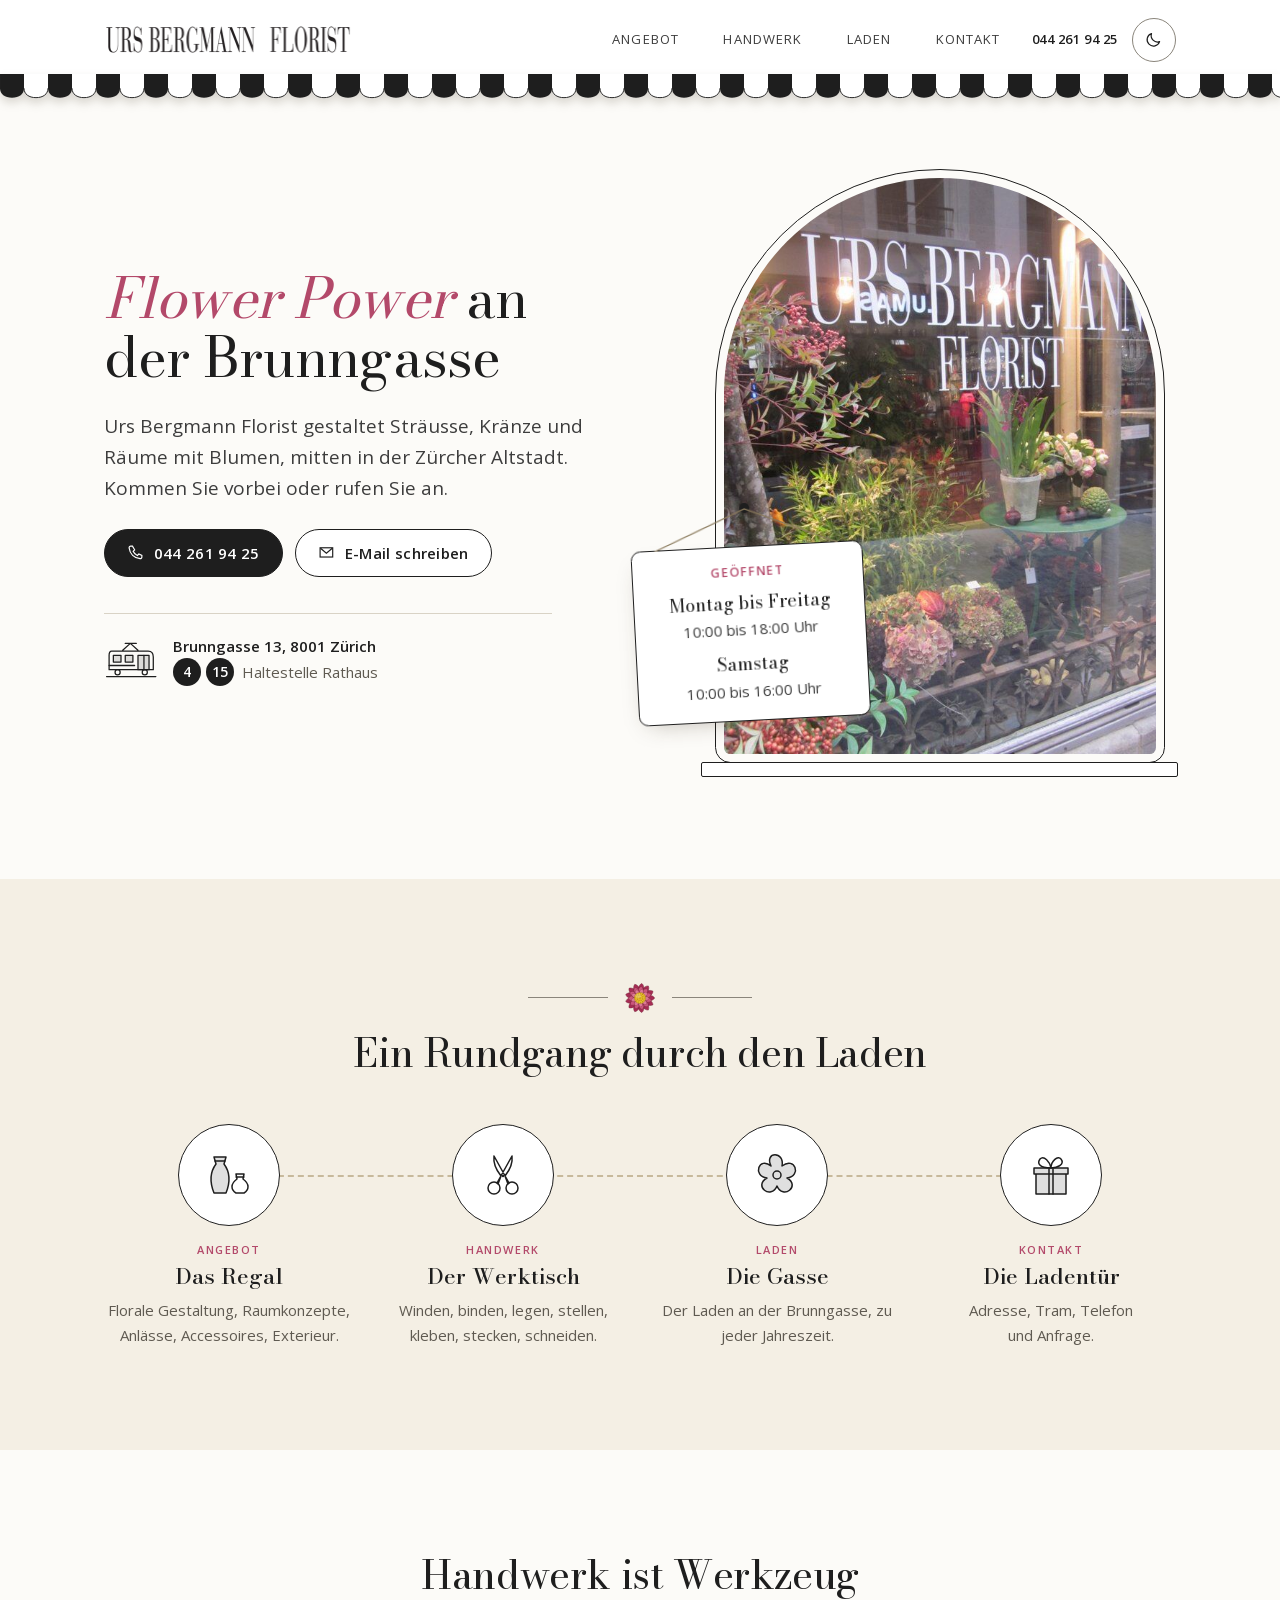
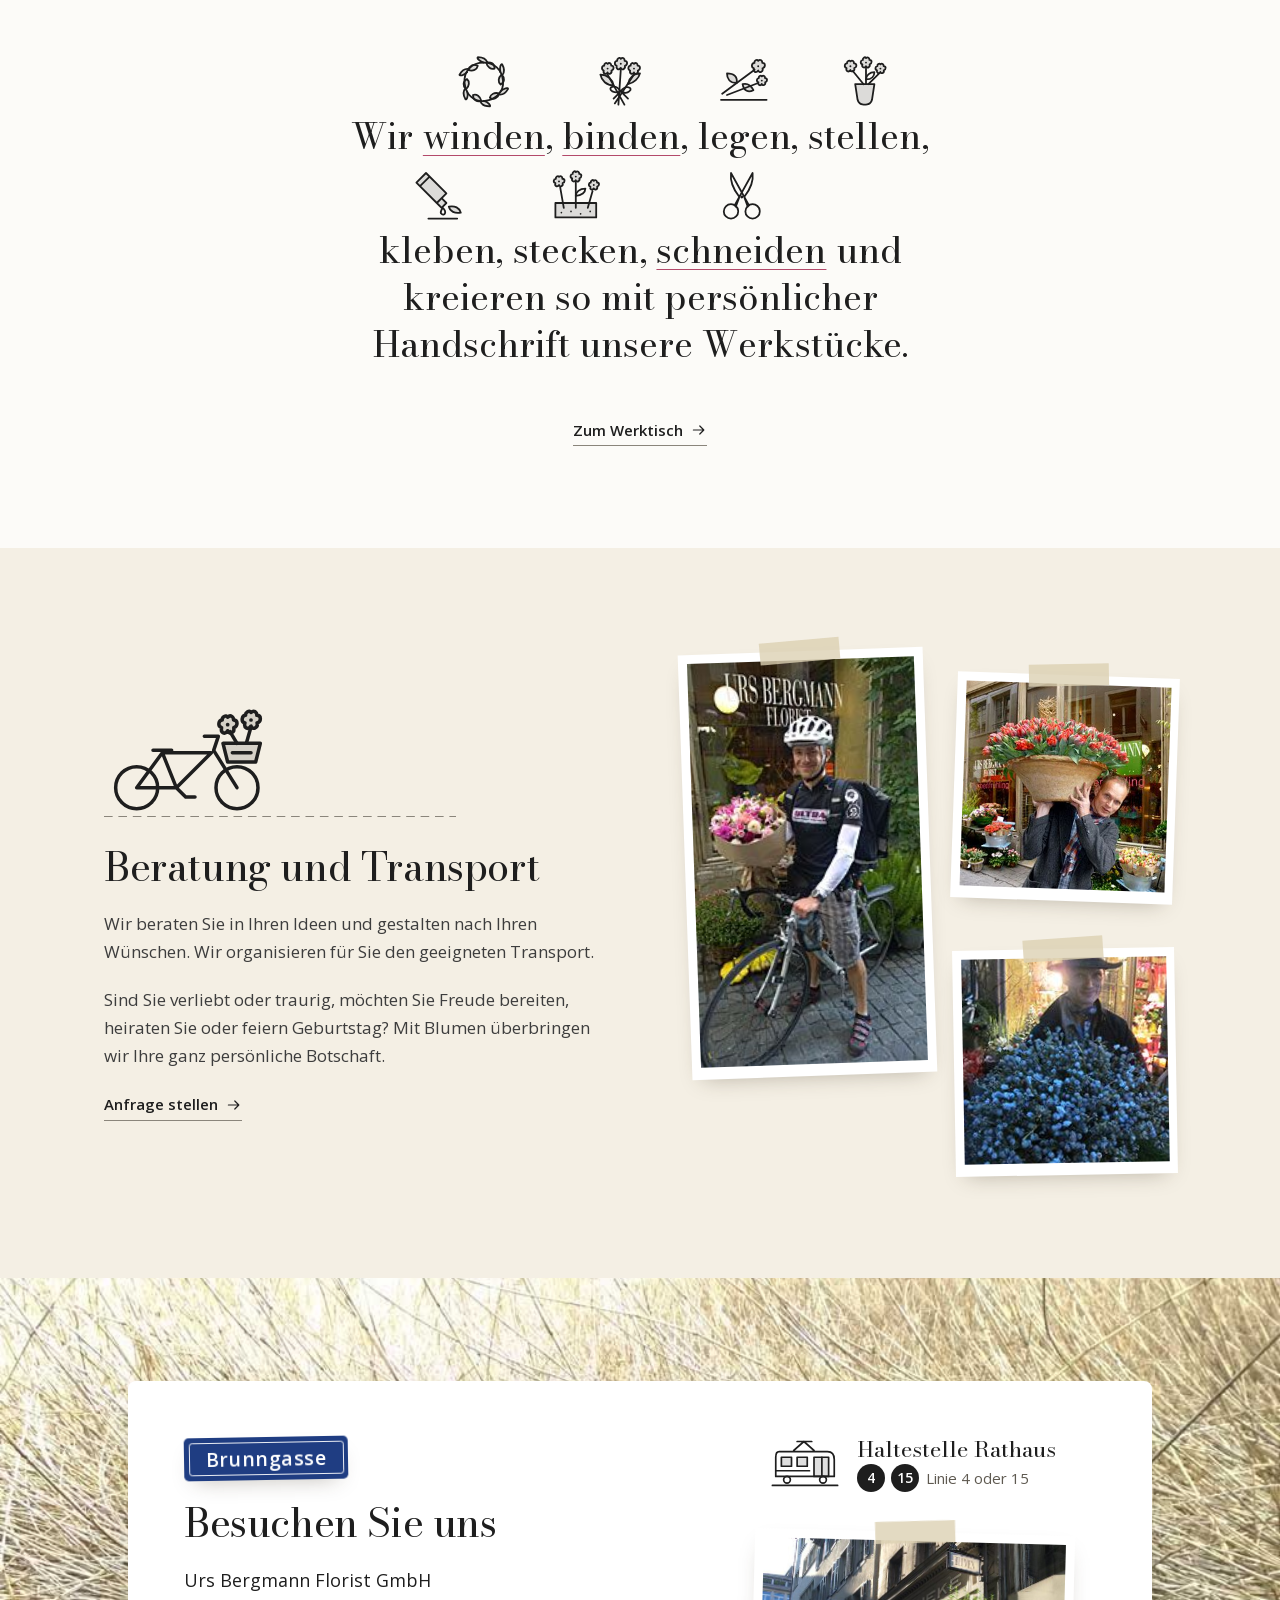
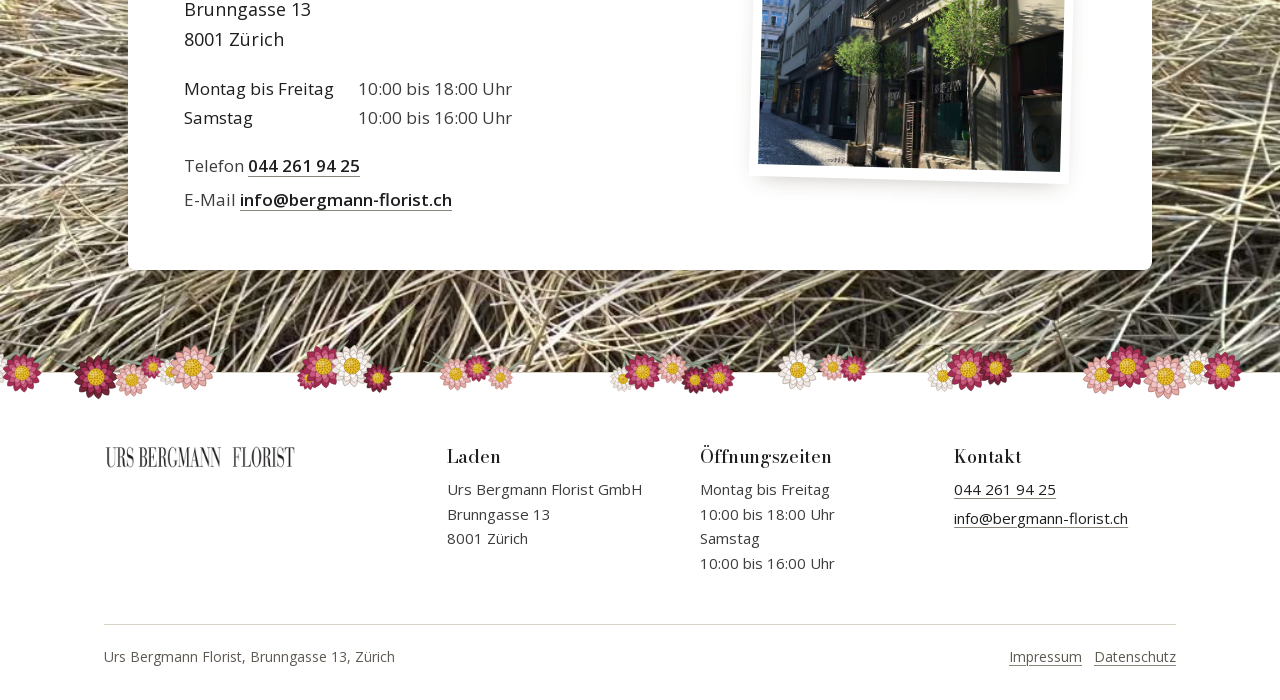
<file: index.html>
<!doctype html>
<html lang="de-CH">
<head>
<meta charset="utf-8"><meta http-equiv="Content-Security-Policy" content="default-src 'self'; img-src 'self' data:; style-src 'self' 'unsafe-inline'; font-src 'self'; script-src 'self'; connect-src 'self'; form-action 'none'; base-uri 'none'"><meta name="robots" content="noindex, nofollow"><meta name="referrer" content="same-origin">
<meta name="viewport" content="width=device-width, initial-scale=1">
<title>Urs Bergmann Florist, Blumen an der Brunngasse in Zürich</title>
<meta name="description" content="Urs Bergmann Florist, Brunngasse 13 in der Zürcher Altstadt: florale Gestaltung, Handwerk, Raumkonzepte, Anlässe, Accessoires. Telefon 044 261 94 25.">
<link rel="stylesheet" href="style.css">
<link rel="stylesheet" href="nacht.css">
<script src="assets/thema.js"></script>
<script src="assets/zeichnen.js" defer></script>
</head>
<body>
<!--
THESIS: Ein kleiner Blumenladen in der Zürcher Altstadt, den man vom Schaufenster her kennt; die Website ist ein Rundgang durch diesen Laden.
OWN-WORLD: Brunngasse 13. Markise in Schwarz und Weiss wie die Wortmarke, Holzbretter mit Anhängern an der Schnur, eine Schneidematte als Werktisch, angepinnte Fotos, die Häuserzeile der Gasse, die Ladentür mit Türschild und Briefschlitz, blaues Gassenschild, Tram 4 und 15. Farbe nur aus den Blumen, Rose als einziger Akzent, Heu als Fläche.
STORY: Vor dem Schaufenster stehen, dann vier Stationen: das Regal mit dem Angebot, der Werktisch mit den sieben Verben, die Gasse mit Hausnummer 13, die Ladentür mit allen Wegen zu uns.
FIRST VIEWPORT: Weisser Kopf mit Wortmarke und Markise, h1, Telefonknopf, Adresse mit Tram, daneben das Schaufenster im Rundbogen mit Sims und pendelndem Türschild.
FORM: Bodoni Moda zu Open Sans; eigene Linienzeichen im 48er Raster, Strich 1.5, runde Enden; 1px-Linien; leichte Neigungen. Jede Unterseite hat ihr eigenes Bild: Regal, Werktisch, Gasse, Tür.
FINISH: Die Verbzeichen zeichnen sich beim Scrollen, das Türschild pendelt einmal ein. Reduzierte Bewegung respektiert.
-->
<a class="sprung" href="#inhalt">Zum Inhalt</a>
<header class="kopf">
  <div class="huelle kopf__innen">
    <a class="marke" href="./" aria-label="Urs Bergmann Florist, zur Startseite"><img src="assets/logo.png" width="500" height="62" alt="Urs Bergmann Florist"></a>
    <nav class="menue" aria-label="Hauptmenü"><ul><li><a href="angebot/">Angebot</a></li><li><a href="handwerk/">Handwerk</a></li><li><a href="laden/">Laden</a></li><li><a href="kontakt/">Kontakt</a></li></ul></nav>
    <div class="kopf__rechts"><a class="kopf__telefon" href="tel:+41442619425">044 261 94 25</a><button class="themaknopf" type="button" aria-pressed="false" hidden><span class="sr">Nachtansicht</span><svg class="z themaknopf__mond" aria-hidden="true" focusable="false"><use href="assets/zeichen.svg#mond"/></svg><svg class="z themaknopf__sonne" aria-hidden="true" focusable="false"><use href="assets/zeichen.svg#sonne"/></svg></button></div>
  </div>
</header>

<main id="inhalt">
<section class="buehne" aria-labelledby="titel">
  <div class="huelle buehne__raster">
    <div class="buehne__text">
      <h1 id="titel"><em>Flower Power</em> an der Brunngasse</h1>
      <p>Urs Bergmann Florist gestaltet Sträusse, Kränze und Räume mit Blumen, mitten in der Zürcher Altstadt. Kommen Sie vorbei oder rufen Sie an.</p>
      <div class="knoepfe">
        <a class="knopf knopf--voll" href="tel:+41442619425"><svg viewBox="0 0 20 20" fill="none" stroke="currentColor" stroke-width="1.4" aria-hidden="true"><path d="M6.5 2.5h-2a2 2 0 0 0-2 2.2c.9 7 6 12 13 12.8a2 2 0 0 0 2.2-2v-2l-3.6-1.6-1.8 1.8a10 10 0 0 1-5-5l1.8-1.8z"/></svg>044 261 94 25</a>
        <a class="knopf knopf--linie" href="mailto:info@bergmann-florist.ch"><svg viewBox="0 0 20 20" fill="none" stroke="currentColor" stroke-width="1.4" aria-hidden="true"><rect x="2.5" y="4.5" width="15" height="11"/><path d="m3 5 7 6 7-6"/></svg>E-Mail schreiben</a>
      </div>
      <a class="anfahrt" href="kontakt/">
        <svg class="z" aria-hidden="true" focusable="false"><use href="assets/zeichen.svg#tram"/></svg>
        <span><b>Brunngasse 13, 8001 Zürich</b><span class="linie">4</span><span class="linie">15</span> Haltestelle Rathaus</span>
      </a>
    </div>
    <figure class="fenster">
      <div class="fenster__glas"><img src="assets/bilder/schaufenster.jpg" width="600" height="800" alt="Das Schaufenster des Blumenladens an der Brunngasse 13" fetchpriority="high"></div>
      <div class="fenster__sims" aria-hidden="true"></div>
      <div class="schild">
  <svg class="schild__schnur" viewBox="0 0 100 40" preserveAspectRatio="none" aria-hidden="true"><path d="M10 40L50 1L90 40" fill="none" stroke="currentColor" stroke-width="1.2" vector-effect="non-scaling-stroke"/></svg>
  <p class="schild__kopf">Geöffnet</p>
  <dl>
    <dt>Montag bis Freitag</dt><dd>10:00 bis 18:00 Uhr</dd>
    <dt>Samstag</dt><dd>10:00 bis 16:00 Uhr</dd>
  </dl>
</div>
    </figure>
  </div>
</section>

<section class="rundgang" aria-labelledby="titel-rundgang">
  <div class="huelle">
    <div class="abschnitt__kopf abschnitt__kopf--mitte">
      <div class="zier" aria-hidden="true"><svg class="sb" aria-hidden="true" focusable="false"><use href="assets/zeichen.svg#strohblume"/></svg></div>
      <h2 id="titel-rundgang">Ein Rundgang durch den Laden</h2>
    </div>
    <ol class="stationen"><li><a class="station" href="angebot/">
        <span class="station__kreis"><svg class="z" aria-hidden="true" focusable="false"><use href="assets/zeichen.svg#gefaess"/></svg></span>
        <span class="station__seite">Angebot</span>
        <h3>Das Regal</h3>
        <p>Florale Gestaltung, Raumkonzepte, Anlässe, Accessoires, Exterieur.</p>
      </a></li><li><a class="station" href="handwerk/">
        <span class="station__kreis"><svg class="z" aria-hidden="true" focusable="false"><use href="assets/zeichen.svg#schneiden"/></svg></span>
        <span class="station__seite">Handwerk</span>
        <h3>Der Werktisch</h3>
        <p>Winden, binden, legen, stellen, kleben, stecken, schneiden.</p>
      </a></li><li><a class="station" href="laden/">
        <span class="station__kreis"><svg class="z" aria-hidden="true" focusable="false"><use href="assets/zeichen.svg#bluete"/></svg></span>
        <span class="station__seite">Laden</span>
        <h3>Die Gasse</h3>
        <p>Der Laden an der Brunngasse, zu jeder Jahreszeit.</p>
      </a></li><li><a class="station" href="kontakt/">
        <span class="station__kreis"><svg class="z" aria-hidden="true" focusable="false"><use href="assets/zeichen.svg#anlass"/></svg></span>
        <span class="station__seite">Kontakt</span>
        <h3>Die Ladentür</h3>
        <p>Adresse, Tram, Telefon und Anfrage.</p>
      </a></li></ol>
  </div>
</section>

<section class="abschnitt" aria-labelledby="titel-handwerk">
  <div class="huelle">
    <div class="abschnitt__kopf abschnitt__kopf--mitte">
      <h2 id="titel-handwerk">Handwerk ist Werkzeug</h2>
    </div>
    <p class="satz">Wir <span class="satz__teil"><a class="verb" style="--i:0" href="handwerk/#winden"><svg class="z" aria-hidden="true" focusable="false"><use href="assets/zeichen.svg#winden"/></svg><span>winden</span></a>,</span> <span class="satz__teil"><a class="verb" style="--i:1" href="handwerk/#binden"><svg class="z" aria-hidden="true" focusable="false"><use href="assets/zeichen.svg#binden"/></svg><span>binden</span></a>,</span> <span class="satz__teil"><span class="verb" style="--i:2"><svg class="z" aria-hidden="true" focusable="false"><use href="assets/zeichen.svg#legen"/></svg><span>legen</span></span>,</span> <span class="satz__teil"><span class="verb" style="--i:3"><svg class="z" aria-hidden="true" focusable="false"><use href="assets/zeichen.svg#stellen"/></svg><span>stellen</span></span>,</span> <span class="satz__teil"><span class="verb" style="--i:4"><svg class="z" aria-hidden="true" focusable="false"><use href="assets/zeichen.svg#kleben"/></svg><span>kleben</span></span>,</span> <span class="satz__teil"><span class="verb" style="--i:5"><svg class="z" aria-hidden="true" focusable="false"><use href="assets/zeichen.svg#stecken"/></svg><span>stecken</span></span>,</span> <a class="verb" style="--i:6" href="handwerk/#schneiden"><svg class="z" aria-hidden="true" focusable="false"><use href="assets/zeichen.svg#schneiden"/></svg><span>schneiden</span></a> und kreieren so mit persönlicher Handschrift unsere Werkstücke.</p>
    <p class="mitte"><a class="weiter" href="handwerk/">Zum Werktisch <svg class="z z--pfeil" aria-hidden="true" focusable="false"><use href="assets/zeichen.svg#pfeil"/></svg></a></p>
  </div>
</section>

<section class="abschnitt abschnitt--heu" aria-labelledby="titel-dienst">
  <div class="huelle dienst">
    <div class="dienst__text">
      <div class="strasse" aria-hidden="true"><svg class="z" aria-hidden="true" focusable="false"><use href="assets/zeichen.svg#velo"/></svg></div>
      <h2 id="titel-dienst">Beratung und Transport</h2>
      <p>Wir beraten Sie in Ihren Ideen und gestalten nach Ihren Wünschen. Wir organisieren für Sie den geeigneten Transport.</p>
      <p>Sind Sie verliebt oder traurig, möchten Sie Freude bereiten, heiraten Sie oder feiern Geburtstag? Mit Blumen überbringen wir Ihre ganz persönliche Botschaft.</p>
      <p><a class="weiter" href="kontakt/">Anfrage stellen <svg class="z z--pfeil" aria-hidden="true" focusable="false"><use href="assets/zeichen.svg#pfeil"/></svg></a></p>
    </div>
    <div class="dienst__bilder">
      <figure class="geklebt"><img src="assets/bilder/lieferung-velo.jpg" width="169" height="300" alt="Blumen unterwegs auf dem Velo" loading="lazy" decoding="async"></figure>
      <figure class="geklebt"><img src="assets/bilder/lieferung-tulpen.jpg" width="300" height="300" alt="Ein Strauss Tulpen, bereit zum Überbringen" loading="lazy" decoding="async"></figure>
      <figure class="geklebt"><img src="assets/bilder/lieferung-blau.jpg" width="194" height="300" alt="Blaue Blumen in Papier gebunden" loading="lazy" decoding="async"></figure>
    </div>
  </div>
</section>

<section class="besuch" aria-labelledby="titel-besuch">
  <div class="huelle">
    <div class="besuch__feld">
      <div class="besuch__info">
        <p class="gassenschild"><span>Brunngasse</span></p>
        <h2 id="titel-besuch">Besuchen Sie uns</h2>
        <address class="adresse">Urs Bergmann Florist GmbH<br>Brunngasse 13<br>8001 Zürich</address>
        <dl class="zeiten">
  <dt>Montag bis Freitag</dt><dd>10:00 bis 18:00 Uhr</dd>
  <dt>Samstag</dt><dd>10:00 bis 16:00 Uhr</dd>
</dl>
        <ul class="kontaktliste">
          <li>Telefon <a href="tel:+41442619425">044 261 94 25</a></li>
          <li>E-Mail <a href="mailto:info@bergmann-florist.ch">info@bergmann-florist.ch</a></li>
        </ul>
      </div>
      <div class="besuch__wege">
        <div class="halt">
  <svg class="z" aria-hidden="true" focusable="false"><use href="assets/zeichen.svg#tram"/></svg>
  <p class="halt__name">Haltestelle Rathaus</p>
  <p class="halt__linien"><span class="linie">4</span><span class="linie">15</span> Linie 4 oder 15</p>
</div>
        <figure class="geklebt"><img src="assets/bilder/brunngasse.jpg" width="600" height="800" alt="Blumen vor dem Laden in der Brunngasse" loading="lazy" decoding="async"></figure>
      </div>
    </div>
  </div>
</section>
</main>

<footer class="fuss">
  <div class="fuss__kranz" aria-hidden="true"><svg class="fuss__kranz--breit" viewBox="0 0 1440 60" preserveAspectRatio="xMidYMid slice" focusable="false"><path class="fuss__blaetter" d="M21 25Q35 23 46 15Q32 17 21 25ZM22 26Q39 26 54 19Q37 19 22 26ZM46 27Q53 18 56 7Q48 15 46 27ZM44 27Q46 16 41 5Q39 16 44 27ZM75 21Q90 17 101 7Q87 11 75 21ZM71 21Q66 11 56 5Q61 15 71 21ZM105 27Q121 19 133 6Q117 14 105 27ZM103 26Q111 16 113 4Q105 13 103 26ZM177 30Q186 19 189 5Q180 16 177 30ZM172 31Q153 21 132 16Q151 27 172 31ZM215 34Q229 30 240 20Q226 24 215 34ZM216 35Q234 33 251 25Q232 27 216 35ZM229 23Q214 16 197 16Q212 22 229 23ZM233 20Q238 12 237 3Q232 11 233 20ZM255 27Q269 27 283 21Q268 21 255 27ZM253 26Q266 20 276 10Q263 15 253 26ZM269 23Q249 15 228 14Q248 21 269 23ZM275 22Q294 16 309 4Q291 10 275 22ZM390 31Q398 27 400 19Q392 23 390 31ZM392 32Q405 28 416 19Q403 23 392 32ZM406 20Q424 14 438 2Q421 8 406 20ZM405 20Q419 11 429 -3Q415 6 405 20ZM433 19Q445 11 452 -1Q440 7 433 19ZM428 21Q410 12 391 8Q408 18 428 21ZM457 31Q455 20 448 11Q449 23 457 31ZM461 32Q475 30 487 22Q473 24 461 32ZM533 28Q519 20 503 18Q517 26 533 28ZM534 27Q526 16 513 9Q521 20 534 27ZM557 22Q557 12 551 4Q551 14 557 22ZM554 24Q538 16 519 15Q536 23 554 24ZM577 32Q566 26 552 26Q564 32 577 32ZM583 31Q596 26 604 16Q592 21 583 31ZM703 32Q707 24 705 15Q701 23 703 32ZM706 33Q719 31 730 23Q716 25 706 33ZM722 26Q715 14 704 7Q711 19 722 26ZM724 25Q728 17 726 7Q722 16 724 25ZM756 24Q778 23 798 16Q777 17 756 24ZM750 22Q739 13 726 9Q736 18 750 22ZM772 34Q763 25 751 21Q760 30 772 34ZM778 34Q795 31 810 22Q793 25 778 34ZM800 31Q807 22 809 11Q801 20 800 31ZM796 32Q781 22 764 17Q779 28 796 32ZM882 25Q898 22 913 14Q896 16 882 25ZM882 25Q905 23 927 15Q904 17 882 25ZM915 21Q926 16 932 6Q921 11 915 21ZM914 20Q919 11 919 0Q913 10 914 20ZM933 22Q933 14 928 8Q927 16 933 22ZM933 22Q934 12 928 3Q928 13 933 22ZM1026 30Q1043 25 1056 14Q1040 19 1026 30ZM1024 29Q1030 21 1030 11Q1024 19 1024 29ZM1046 24Q1035 12 1021 5Q1032 17 1046 24ZM1049 23Q1058 13 1061 0Q1052 10 1049 23ZM1079 22Q1095 17 1108 7Q1092 12 1079 22ZM1078 22Q1095 16 1109 4Q1092 10 1078 22ZM1180 28Q1170 18 1157 13Q1167 23 1180 28ZM1183 28Q1194 19 1199 6Q1189 15 1183 28ZM1211 22Q1235 19 1257 10Q1233 13 1211 22ZM1211 22Q1232 19 1251 10Q1230 13 1211 22ZM1247 30Q1259 22 1267 10Q1255 17 1247 30ZM1243 30Q1235 18 1223 11Q1231 23 1243 30ZM1279 21Q1293 13 1302 0Q1288 8 1279 21ZM1279 21Q1294 16 1304 6Q1290 11 1279 21ZM1305 25Q1317 19 1324 7Q1313 14 1305 25ZM1302 24Q1301 11 1294 0Q1295 13 1302 24Z"/><use href="assets/zeichen.svg#strohblume" x="0" y="10" width="36" height="36"/><use href="assets/zeichen.svg#strohblume" x="20" y="6" width="50" height="50" style="--sb-a:#e2aca0;--sb-b:#efc4c2;--sb-c:#f6dcda;--sb-l:#a8656e"/><use href="assets/zeichen.svg#strohblume" x="54" y="6" width="38" height="38" style="--sb-a:#efe7e1;--sb-b:#f7f2ee;--sb-c:#fff;--sb-l:#a8968e"/><use href="assets/zeichen.svg#strohblume" x="81" y="9" width="42" height="42"/><use href="assets/zeichen.svg#strohblume" x="152" y="10" width="48" height="48" style="--sb-a:#752538;--sb-b:#a62c54;--sb-c:#cb567d;--sb-l:#42171e"/><use href="assets/zeichen.svg#strohblume" x="194" y="19" width="36" height="36" style="--sb-a:#e2aca0;--sb-b:#efc4c2;--sb-c:#f6dcda;--sb-l:#a8656e"/><use href="assets/zeichen.svg#strohblume" x="220" y="11" width="26" height="26"/><use href="assets/zeichen.svg#strohblume" x="236" y="14" width="30" height="30" style="--sb-a:#efe7e1;--sb-b:#f7f2ee;--sb-c:#fff;--sb-l:#a8968e"/><use href="assets/zeichen.svg#strohblume" x="248" y="-0" width="49" height="49" style="--sb-a:#e2aca0;--sb-b:#efc4c2;--sb-c:#f6dcda;--sb-l:#a8656e"/><use href="assets/zeichen.svg#strohblume" x="376" y="22" width="26" height="26"/><use href="assets/zeichen.svg#strohblume" x="380" y="-0" width="47" height="47"/><use href="assets/zeichen.svg#strohblume" x="409" y="0" width="46" height="46" style="--sb-a:#efe7e1;--sb-b:#f7f2ee;--sb-c:#fff;--sb-l:#a8968e"/><use href="assets/zeichen.svg#strohblume" x="442" y="19" width="32" height="32" style="--sb-a:#752538;--sb-b:#a62c54;--sb-c:#cb567d;--sb-l:#42171e"/><use href="assets/zeichen.svg#strohblume" x="518" y="13" width="36" height="36" style="--sb-a:#e2aca0;--sb-b:#efc4c2;--sb-c:#f6dcda;--sb-l:#a8656e"/><use href="assets/zeichen.svg#strohblume" x="543" y="11" width="29" height="29"/><use href="assets/zeichen.svg#strohblume" x="567" y="21" width="27" height="27" style="--sb-a:#e2aca0;--sb-b:#efc4c2;--sb-c:#f6dcda;--sb-l:#a8656e"/><use href="assets/zeichen.svg#strohblume" x="689" y="22" width="28" height="28" style="--sb-a:#efe7e1;--sb-b:#f7f2ee;--sb-c:#fff;--sb-l:#a8968e"/><use href="assets/zeichen.svg#strohblume" x="703" y="9" width="40" height="40"/><use href="assets/zeichen.svg#strohblume" x="736" y="9" width="33" height="33" style="--sb-a:#e2aca0;--sb-b:#efc4c2;--sb-c:#f6dcda;--sb-l:#a8656e"/><use href="assets/zeichen.svg#strohblume" x="760" y="22" width="30" height="30" style="--sb-a:#752538;--sb-b:#a62c54;--sb-c:#cb567d;--sb-l:#42171e"/><use href="assets/zeichen.svg#strohblume" x="782" y="18" width="34" height="34"/><use href="assets/zeichen.svg#strohblume" x="856" y="5" width="44" height="44" style="--sb-a:#efe7e1;--sb-b:#f7f2ee;--sb-c:#fff;--sb-l:#a8968e"/><use href="assets/zeichen.svg#strohblume" x="898" y="9" width="30" height="30" style="--sb-a:#e2aca0;--sb-b:#efc4c2;--sb-c:#f6dcda;--sb-l:#a8656e"/><use href="assets/zeichen.svg#strohblume" x="919" y="11" width="29" height="29"/><use href="assets/zeichen.svg#strohblume" x="1006" y="16" width="34" height="34" style="--sb-a:#efe7e1;--sb-b:#f7f2ee;--sb-c:#fff;--sb-l:#a8968e"/><use href="assets/zeichen.svg#strohblume" x="1025" y="3" width="47" height="47"/><use href="assets/zeichen.svg#strohblume" x="1057" y="6" width="38" height="38" style="--sb-a:#752538;--sb-b:#a62c54;--sb-c:#cb567d;--sb-l:#42171e"/><use href="assets/zeichen.svg#strohblume" x="1161" y="11" width="42" height="42" style="--sb-a:#e2aca0;--sb-b:#efc4c2;--sb-c:#f6dcda;--sb-l:#a8656e"/><use href="assets/zeichen.svg#strohblume" x="1184" y="-0" width="47" height="47"/><use href="assets/zeichen.svg#strohblume" x="1221" y="9" width="49" height="49" style="--sb-a:#e2aca0;--sb-b:#efc4c2;--sb-c:#f6dcda;--sb-l:#a8656e"/><use href="assets/zeichen.svg#strohblume" x="1257" y="5" width="39" height="39" style="--sb-a:#efe7e1;--sb-b:#f7f2ee;--sb-c:#fff;--sb-l:#a8968e"/><use href="assets/zeichen.svg#strohblume" x="1282" y="7" width="42" height="42"/></svg><svg class="fuss__kranz--schmal" viewBox="0 0 400 60" preserveAspectRatio="xMidYMid slice" focusable="false"><path class="fuss__blaetter" d="M18 26Q32 26 45 20Q31 20 18 26ZM11 25Q2 15 -11 12Q-1 21 11 25ZM35 29Q53 27 69 19Q51 21 35 29ZM29 28Q22 17 11 10Q18 21 29 28ZM49 34Q31 26 11 25Q30 32 49 34ZM51 32Q42 22 30 17Q38 27 51 32ZM117 24Q129 21 139 13Q126 15 117 24ZM117 25Q132 24 146 16Q131 18 117 25ZM140 24Q157 23 174 17Q156 17 140 24ZM134 22Q128 11 118 5Q124 15 134 22ZM147 28Q140 20 129 18Q137 25 147 28ZM153 29Q168 30 181 24Q167 23 153 29ZM167 22Q175 13 178 2Q170 10 167 22ZM162 24Q147 18 131 18Q146 24 162 24ZM231 26Q243 23 252 14Q240 17 231 26ZM232 27Q247 25 260 17Q245 19 232 27ZM249 27Q261 25 269 17Q258 19 249 27ZM250 28Q265 27 279 20Q264 21 250 28ZM317 28Q313 20 305 17Q309 25 317 28ZM323 30Q335 30 346 24Q334 24 323 30ZM332 28Q329 19 321 13Q324 22 332 28ZM336 29Q349 24 359 14Q346 19 336 29Z"/><use href="assets/zeichen.svg#strohblume" x="2" y="16" width="24" height="24"/><use href="assets/zeichen.svg#strohblume" x="14" y="14" width="34" height="34" style="--sb-a:#e2aca0;--sb-b:#efc4c2;--sb-c:#f6dcda;--sb-l:#a8656e"/><use href="assets/zeichen.svg#strohblume" x="39" y="22" width="27" height="27" style="--sb-a:#efe7e1;--sb-b:#f7f2ee;--sb-c:#fff;--sb-l:#a8968e"/><use href="assets/zeichen.svg#strohblume" x="98" y="11" width="31" height="31"/><use href="assets/zeichen.svg#strohblume" x="124" y="14" width="23" height="23" style="--sb-a:#752538;--sb-b:#a62c54;--sb-c:#cb567d;--sb-l:#42171e"/><use href="assets/zeichen.svg#strohblume" x="138" y="19" width="24" height="24" style="--sb-a:#e2aca0;--sb-b:#efc4c2;--sb-c:#f6dcda;--sb-l:#a8656e"/><use href="assets/zeichen.svg#strohblume" x="149" y="9" width="34" height="34"/><use href="assets/zeichen.svg#strohblume" x="218" y="18" width="22" height="22" style="--sb-a:#efe7e1;--sb-b:#f7f2ee;--sb-c:#fff;--sb-l:#a8968e"/><use href="assets/zeichen.svg#strohblume" x="234" y="18" width="24" height="24" style="--sb-a:#e2aca0;--sb-b:#efc4c2;--sb-c:#f6dcda;--sb-l:#a8656e"/><use href="assets/zeichen.svg#strohblume" x="308" y="21" width="22" height="22"/><use href="assets/zeichen.svg#strohblume" x="320" y="19" width="26" height="26"/></svg></div>
  <div class="huelle">
    <div class="fuss__raster">
      <div><a href="./" aria-label="Urs Bergmann Florist, zur Startseite"><img src="assets/logo.png" width="500" height="62" alt="Urs Bergmann Florist" loading="lazy"></a></div>
      <div><h2>Laden</h2><address>Urs Bergmann Florist GmbH<br>Brunngasse 13<br>8001 Zürich</address></div>
      <div><h2>Öffnungszeiten</h2><p>Montag bis Freitag<br>10:00 bis 18:00 Uhr<br>Samstag<br>10:00 bis 16:00 Uhr</p></div>
      <div><h2>Kontakt</h2><ul><li><a href="tel:+41442619425">044 261 94 25</a></li><li><a href="mailto:info@bergmann-florist.ch">info@bergmann-florist.ch</a></li></ul></div>
    </div>
    <div class="fuss__unten">
      <p>Urs Bergmann Florist, Brunngasse 13, Zürich</p>
      <p><a href="impressum/">Impressum</a> &nbsp; <a href="datenschutz/">Datenschutz</a></p>
    </div>
  </div>
</footer>
</body>
</html>
</file>
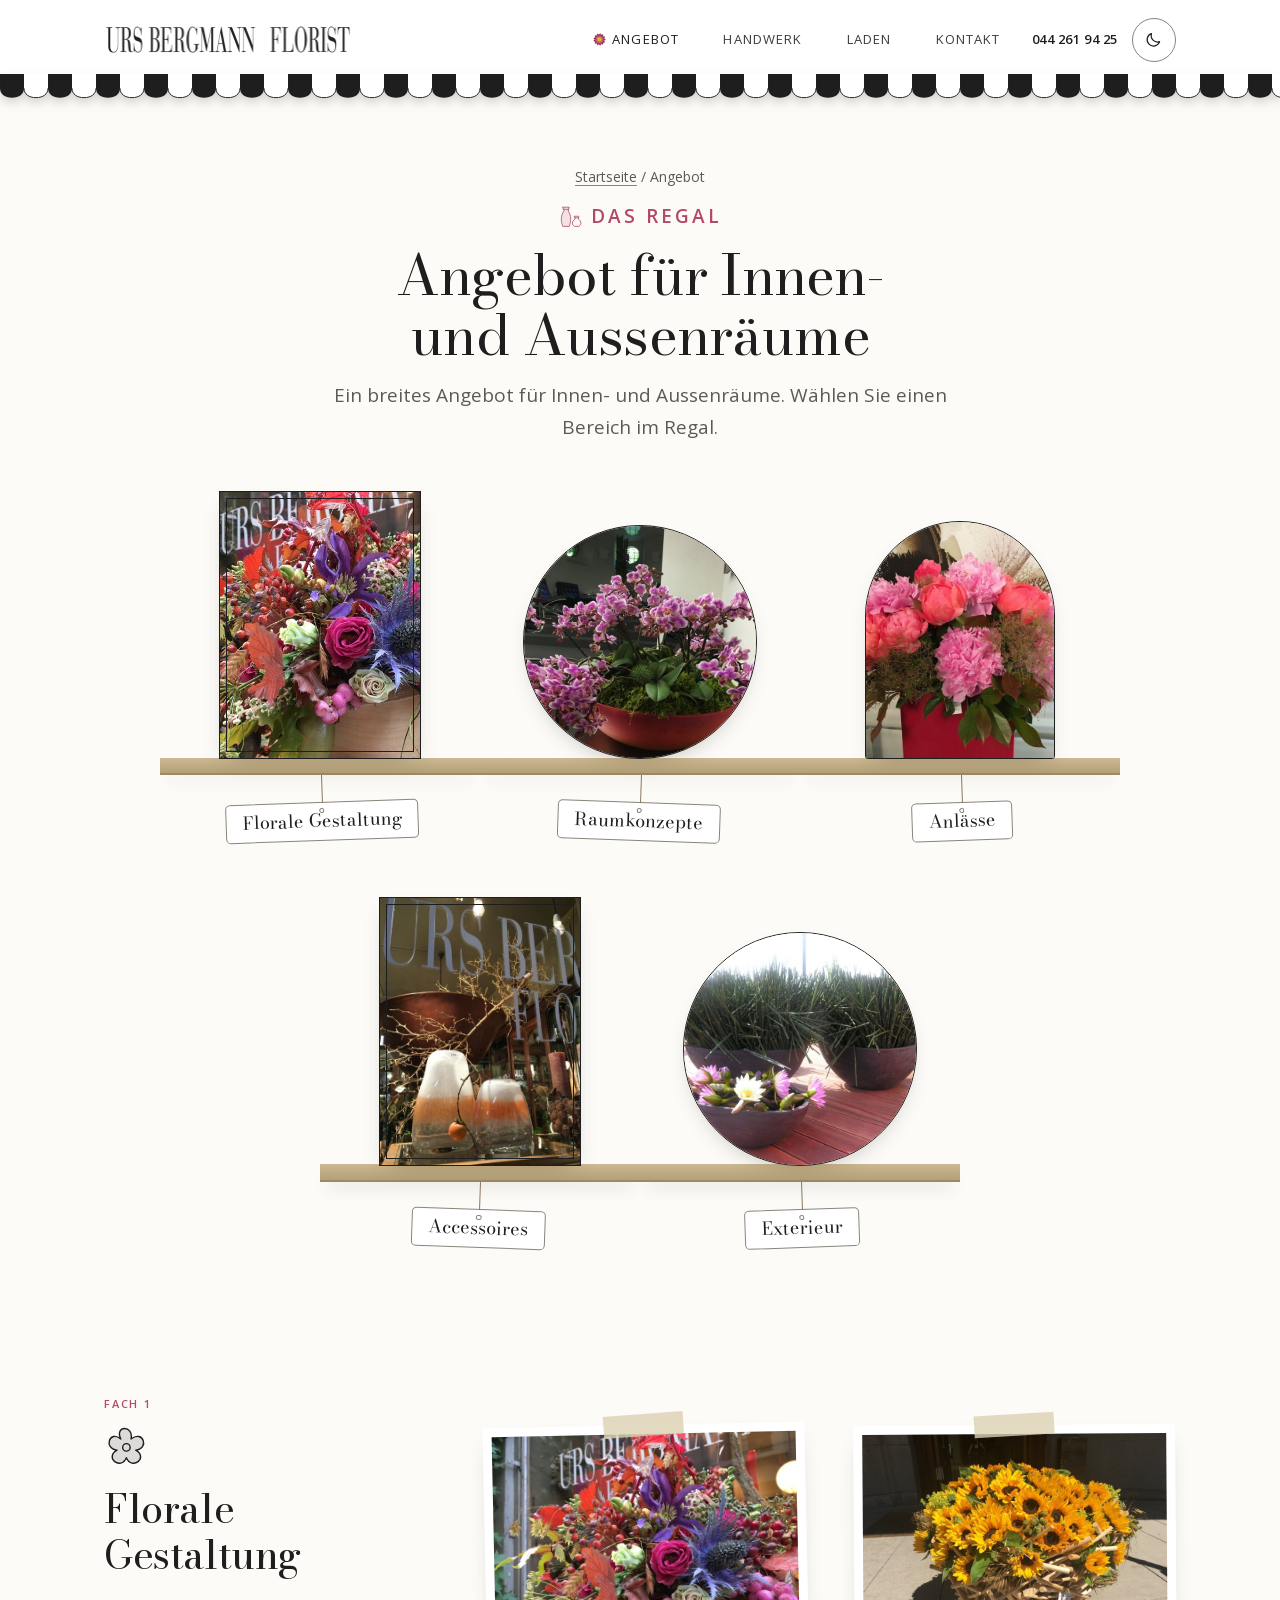
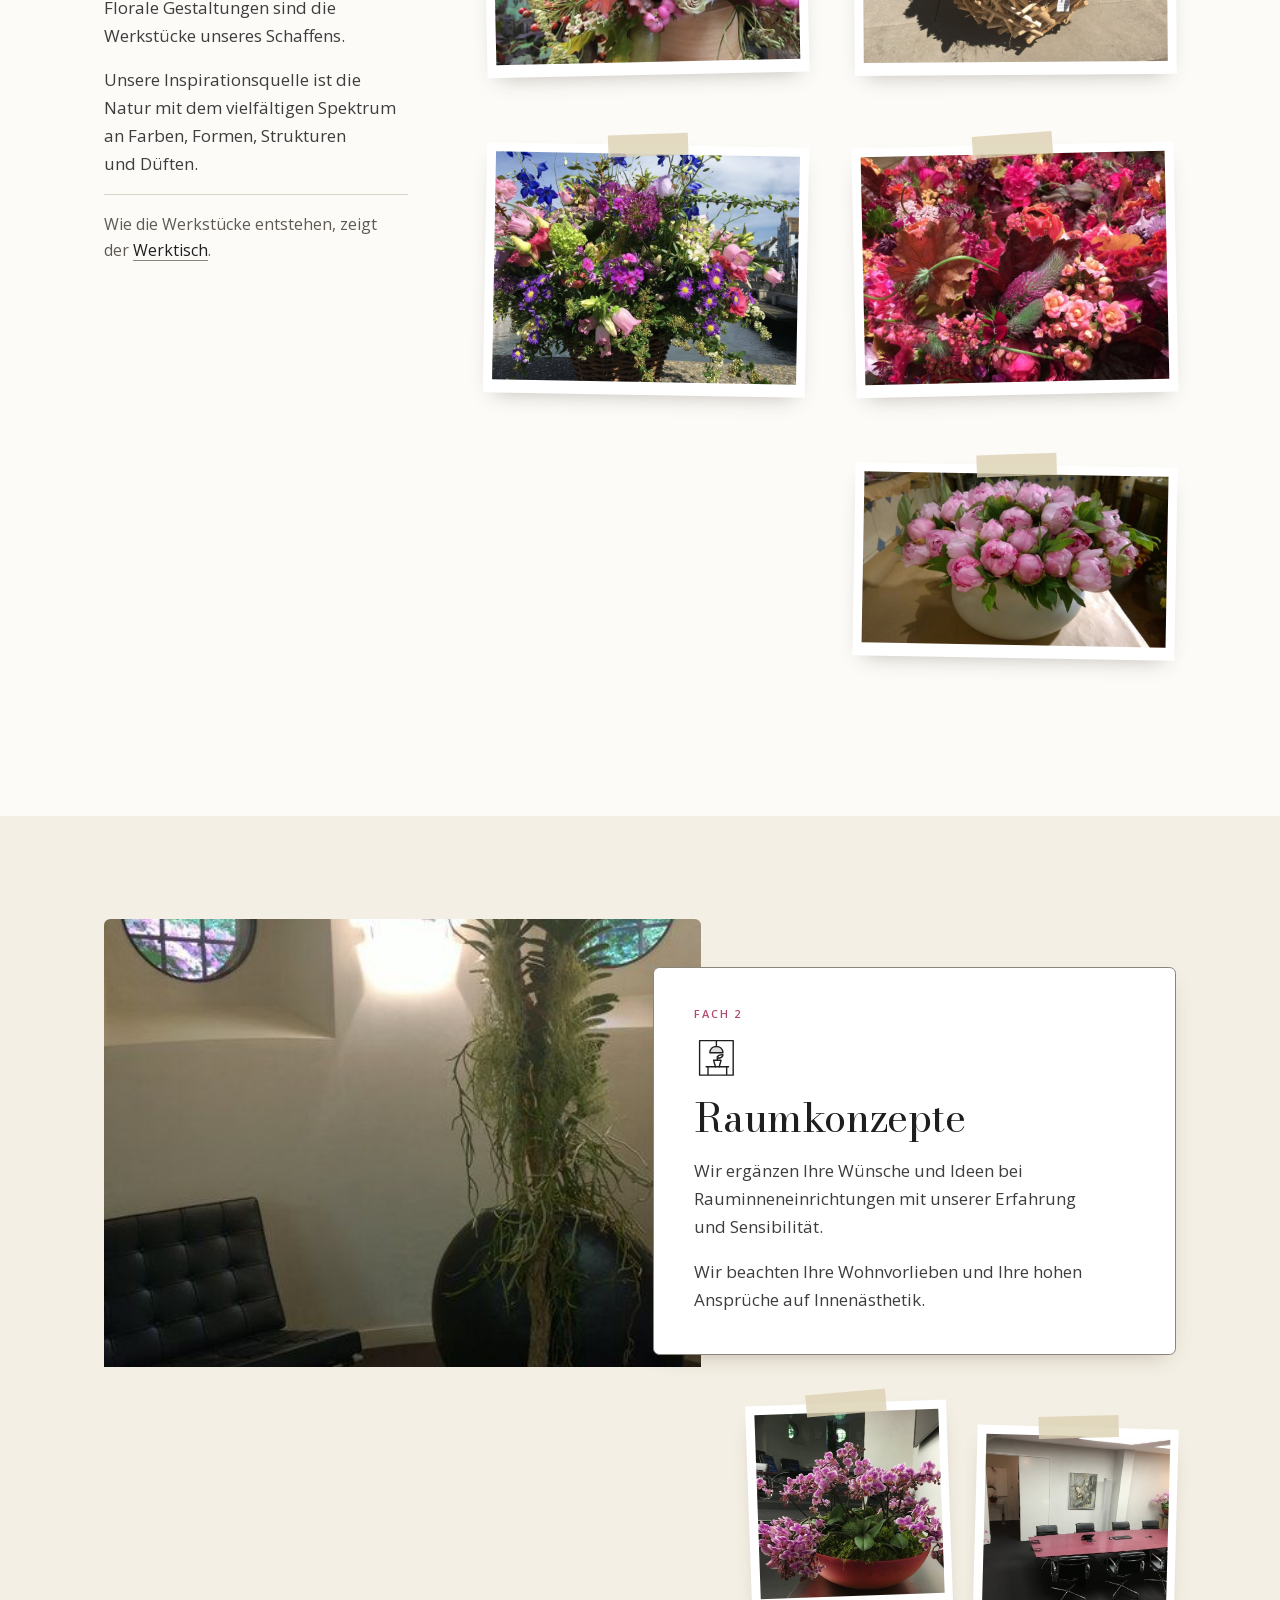
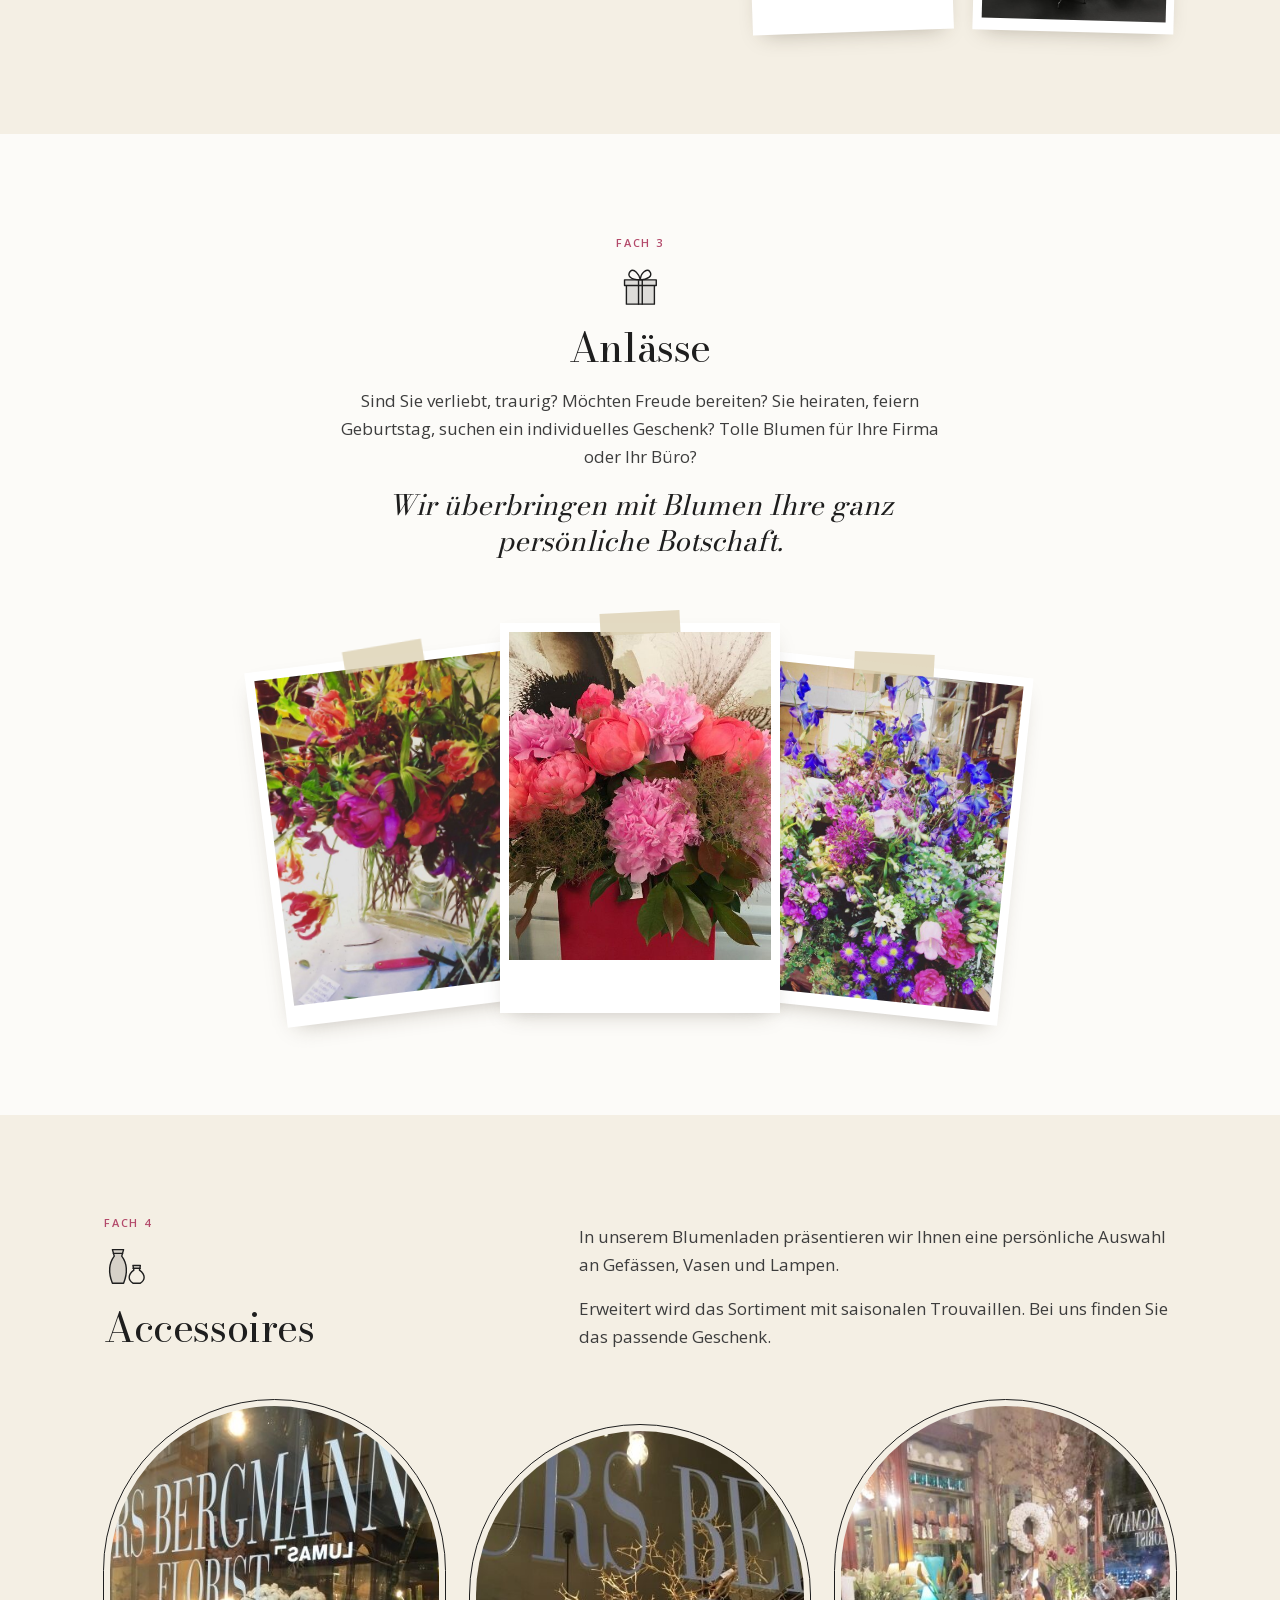
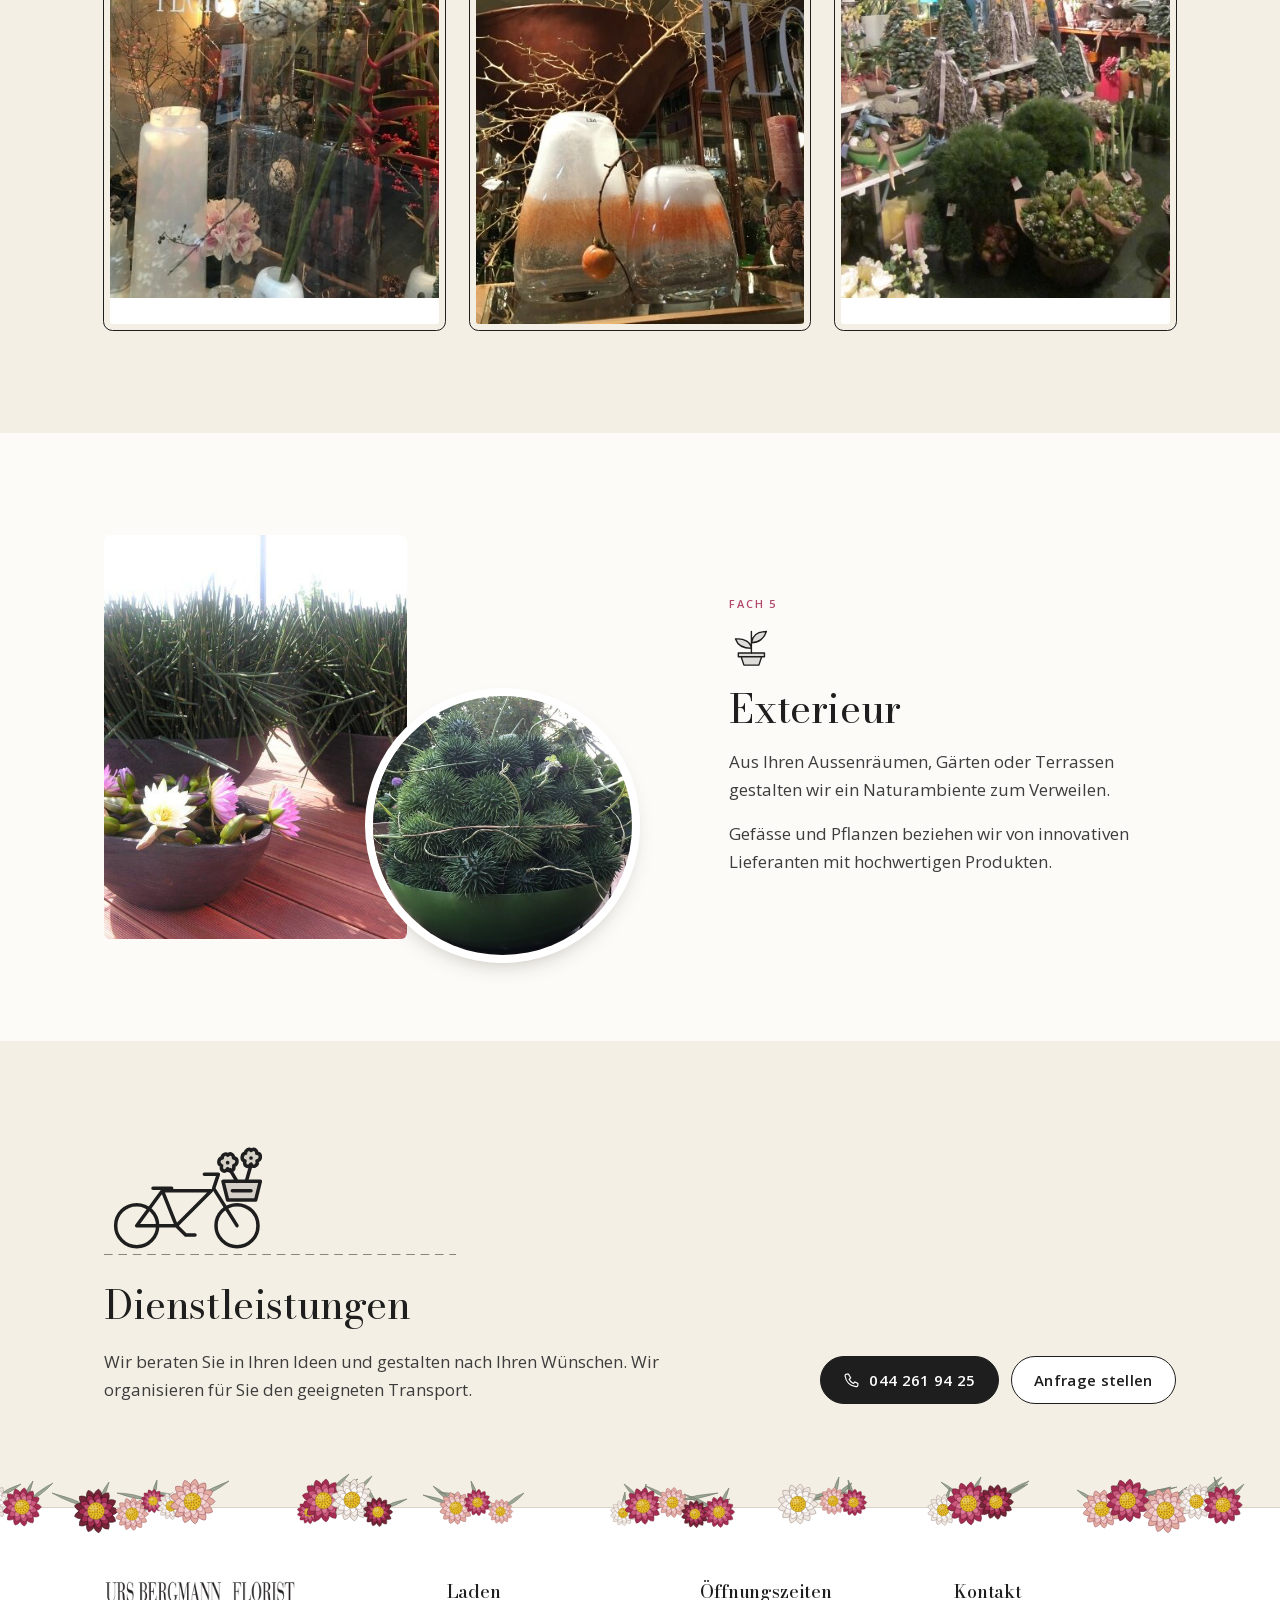
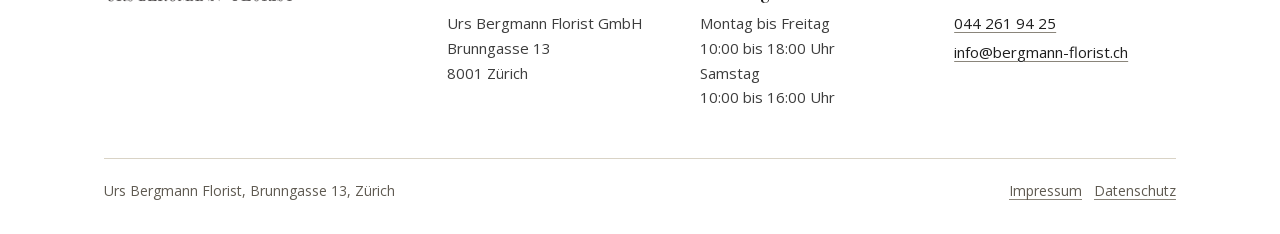
<file: angebot/index.html>
<!doctype html>
<html lang="de-CH">
<head>
<meta charset="utf-8"><meta http-equiv="Content-Security-Policy" content="default-src 'self'; img-src 'self' data:; style-src 'self' 'unsafe-inline'; font-src 'self'; script-src 'self'; connect-src 'self'; form-action 'none'; base-uri 'none'"><meta name="robots" content="noindex, nofollow"><meta name="referrer" content="same-origin">
<meta name="viewport" content="width=device-width, initial-scale=1">
<title>Angebot, Urs Bergmann Florist Zürich</title>
<meta name="description" content="Florale Gestaltung, Raumkonzepte, Anlässe, Accessoires und Exterieur von Urs Bergmann Florist an der Brunngasse in Zürich.">
<link rel="stylesheet" href="../style.css">
<link rel="stylesheet" href="../nacht.css">
<script src="../assets/thema.js"></script>
<script src="../assets/zeichnen.js" defer></script>
</head>
<body>
<a class="sprung" href="#inhalt">Zum Inhalt</a>
<header class="kopf">
  <div class="huelle kopf__innen">
    <a class="marke" href="../" aria-label="Urs Bergmann Florist, zur Startseite"><img src="../assets/logo.png" width="500" height="62" alt="Urs Bergmann Florist"></a>
    <nav class="menue" aria-label="Hauptmenü"><ul><li><a href="../angebot/" aria-current="page">Angebot</a></li><li><a href="../handwerk/">Handwerk</a></li><li><a href="../laden/">Laden</a></li><li><a href="../kontakt/">Kontakt</a></li></ul></nav>
    <div class="kopf__rechts"><a class="kopf__telefon" href="tel:+41442619425">044 261 94 25</a><button class="themaknopf" type="button" aria-pressed="false" hidden><span class="sr">Nachtansicht</span><svg class="z themaknopf__mond" aria-hidden="true" focusable="false"><use href="../assets/zeichen.svg#mond"/></svg><svg class="z themaknopf__sonne" aria-hidden="true" focusable="false"><use href="../assets/zeichen.svg#sonne"/></svg></button></div>
  </div>
</header>

<main id="inhalt">
<section class="seitenkopf" aria-labelledby="titel-seite">
  <div class="huelle">
    <p class="pfad"><a href="../">Startseite</a> <span aria-hidden="true">/</span> Angebot</p>
    <p class="ort"><svg class="z" aria-hidden="true" focusable="false"><use href="../assets/zeichen.svg#gefaess"/></svg>Das Regal</p>
    <h1 id="titel-seite">Angebot für Innen- und Aussenräume</h1>
    <p>Ein breites Angebot für Innen- und Aussenräume. Wählen Sie einen Bereich im Regal.</p>
  </div>
  <div class="huelle">
    <ul class="regal" aria-label="Bereiche des Angebots">
      <li class="ding ding--hoch"><a href="#florale-gestaltung">
        <span class="ding__rahmen"><img src="../assets/bilder/gestaltung-herbst.jpg" width="640" height="480" alt="Herbstliche Gestaltung mit Früchten und Laub" loading="lazy" decoding="async"></span>
        <span class="ding__brett" aria-hidden="true"></span>
        <span class="anhaenger">Florale Gestaltung</span>
      </a></li>
      <li class="ding ding--rund"><a href="#raumkonzepte">
        <span class="ding__rahmen"><img src="../assets/bilder/raum-orchideen.jpg" width="800" height="600" alt="Orchideen in einer roten Schale" loading="lazy" decoding="async"></span>
        <span class="ding__brett" aria-hidden="true"></span>
        <span class="anhaenger">Raumkonzepte</span>
      </a></li>
      <li class="ding ding--bogen"><a href="#anlaesse">
        <span class="ding__rahmen"><img src="../assets/bilder/anlass-pfingstrosen.jpg" width="800" height="600" alt="Pfingstrosen in einer Vase" loading="lazy" decoding="async"></span>
        <span class="ding__brett" aria-hidden="true"></span>
        <span class="anhaenger">Anlässe</span>
      </a></li>
      <li class="ding ding--hoch"><a href="#accessoires">
        <span class="ding__rahmen"><img src="../assets/bilder/accessoires-vasen.jpg" width="450" height="600" alt="Vasen und Gefässe im Laden" loading="lazy" decoding="async"></span>
        <span class="ding__brett" aria-hidden="true"></span>
        <span class="anhaenger">Accessoires</span>
      </a></li>
      <li class="ding ding--rund"><a href="#exterieur">
        <span class="ding__rahmen"><img src="../assets/bilder/exterieur-graeser.jpg" width="800" height="600" alt="Gräser in Gefässen im Freien" loading="lazy" decoding="async"></span>
        <span class="ding__brett" aria-hidden="true"></span>
        <span class="anhaenger">Exterieur</span>
      </a></li>
    </ul>
  </div>
</section><section class="fach" id="florale-gestaltung" aria-labelledby="t-florale">
  <div class="huelle fach--collage">
    <div class="fach__text">
      <p class="fach__nr">Fach 1</p><svg class="z" aria-hidden="true" focusable="false"><use href="../assets/zeichen.svg#bluete"/></svg>
      <h2 id="t-florale">Florale Gestaltung</h2>
      <p>Florale Gestaltungen sind die Werkstücke unseres Schaffens.</p>
      <p>Unsere Inspirationsquelle ist die Natur mit dem vielfältigen Spektrum an Farben, Formen, Strukturen und Düften.</p>
      <p class="notiz">Wie die Werkstücke entstehen, zeigt der <a href="../handwerk/">Werktisch</a>.</p>
    </div>
    <div class="galerie"><figure class="geklebt"><img src="../assets/bilder/gestaltung-herbst.jpg" width="640" height="480" alt="Herbstliche Gestaltung mit Früchten und Laub" loading="lazy" decoding="async"></figure><figure class="geklebt"><img src="../assets/bilder/gestaltung-blau.jpg" width="800" height="600" alt="Gestaltung in Blau" loading="lazy" decoding="async"></figure><figure class="geklebt"><img src="../assets/bilder/sonnenblumen.jpg" width="800" height="600" alt="Sonnenblumen" loading="lazy" decoding="async"></figure><figure class="geklebt"><img src="../assets/bilder/gestaltung-rot.jpg" width="800" height="600" alt="Gestaltung in Rot" loading="lazy" decoding="async"></figure><figure class="geklebt"><img src="../assets/bilder/pfingstrosen.jpg" width="800" height="450" alt="Pfingstrosen" loading="lazy" decoding="async"></figure></div>
  </div>
</section><section class="fach fach--heu" id="raumkonzepte" aria-labelledby="t-raum">
  <div class="huelle">
    <div class="raumbild">
      <div class="raumbild__gross"><img src="../assets/bilder/raum-eingang.jpg" width="450" height="800" alt="Pflanzen in einem Eingangsbereich" loading="lazy" decoding="async"></div>
      <div class="raumbild__karte">
        <p class="fach__nr">Fach 2</p><svg class="z" aria-hidden="true" focusable="false"><use href="../assets/zeichen.svg#raum"/></svg>
        <h2 id="t-raum">Raumkonzepte</h2>
        <p>Wir ergänzen Ihre Wünsche und Ideen bei Rauminneneinrichtungen mit unserer Erfahrung und Sensibilität.</p>
        <p>Wir beachten Ihre Wohnvorlieben und Ihre hohen Ansprüche auf Innenästhetik.</p>
      </div>
      <div class="raumbild__klein">
        <figure class="geklebt"><img src="../assets/bilder/raum-orchideen.jpg" width="800" height="600" alt="Orchideen in einem Innenraum" loading="lazy" decoding="async"></figure>
        <figure class="geklebt"><img src="../assets/bilder/raum-sitzung.jpg" width="800" height="600" alt="Blumen auf einem Sitzungstisch" loading="lazy" decoding="async"></figure>
      </div>
    </div>
  </div>
</section><section class="fach" id="anlaesse" aria-labelledby="t-anlass">
  <div class="huelle anlass">
    <div class="anlass__text">
      <p class="fach__nr">Fach 3</p><svg class="z" aria-hidden="true" focusable="false"><use href="../assets/zeichen.svg#anlass"/></svg>
      <h2 id="t-anlass">Anlässe</h2>
      <p>Sind Sie verliebt, traurig? Möchten Freude bereiten? Sie heiraten, feiern Geburtstag, suchen ein individuelles Geschenk? Tolle Blumen für Ihre Firma oder Ihr Büro?</p>
      <p class="anlass__botschaft">Wir überbringen mit Blumen Ihre ganz persönliche Botschaft.</p>
    </div>
    <div class="faecher">
      <figure class="geklebt"><img src="../assets/bilder/strauss-sommer.jpg" width="800" height="800" alt="Sommerlicher Strauss" loading="lazy" decoding="async"></figure>
      <figure class="geklebt"><img src="../assets/bilder/anlass-pfingstrosen.jpg" width="800" height="600" alt="Pfingstrosen in einer Vase" loading="lazy" decoding="async"></figure>
      <figure class="geklebt"><img src="../assets/bilder/strauss-rittersporn.jpg" width="800" height="800" alt="Strauss mit Rittersporn" loading="lazy" decoding="async"></figure>
    </div>
  </div>
</section><section class="fach fach--heu" id="accessoires" aria-labelledby="t-acc">
  <div class="huelle">
    <div class="fach__zeile">
      <div><p class="fach__nr">Fach 4</p><svg class="z" aria-hidden="true" focusable="false"><use href="../assets/zeichen.svg#gefaess"/></svg><h2 id="t-acc">Accessoires</h2></div>
      <div class="fach__spalte">
        <p>In unserem Blumenladen präsentieren wir Ihnen eine persönliche Auswahl an Gefässen, Vasen und Lampen.</p>
        <p>Erweitert wird das Sortiment mit saisonalen Trouvaillen. Bei uns finden Sie das passende Geschenk.</p>
      </div>
    </div>
    <ul class="nischen">
      <li><img src="../assets/bilder/accessoires-fenster.jpg" width="450" height="600" alt="Gefässe am Fenster" loading="lazy" decoding="async"></li>
      <li><img src="../assets/bilder/accessoires-vasen.jpg" width="450" height="600" alt="Vasen und Gefässe im Laden" loading="lazy" decoding="async"></li>
      <li><img src="../assets/bilder/laden-kraenze.jpg" width="450" height="600" alt="Kränze und Accessoires im Laden" loading="lazy" decoding="async"></li>
    </ul>
  </div>
</section><section class="fach" id="exterieur" aria-labelledby="t-ext">
  <div class="huelle terrasse">
    <div class="terrasse__bilder">
      <div class="terrasse__a"><img src="../assets/bilder/exterieur-graeser.jpg" width="800" height="600" alt="Gräser in Gefässen im Freien" loading="lazy" decoding="async"></div>
      <div class="terrasse__b"><img src="../assets/bilder/exterieur-schale.jpg" width="640" height="480" alt="Bepflanzte Schale im Freien" loading="lazy" decoding="async"></div>
    </div>
    <div class="fach__text">
      <p class="fach__nr">Fach 5</p><svg class="z" aria-hidden="true" focusable="false"><use href="../assets/zeichen.svg#garten"/></svg>
      <h2 id="t-ext">Exterieur</h2>
      <p>Aus Ihren Aussenräumen, Gärten oder Terrassen gestalten wir ein Naturambiente zum Verweilen.</p>
      <p>Gefässe und Pflanzen beziehen wir von innovativen Lieferanten mit hochwertigen Produkten.</p>
    </div>
  </div>
</section><section class="abschnitt abschnitt--heu" aria-labelledby="t-dienst">
  <div class="huelle dienst dienst--knapp">
    <div class="dienst__text">
      <div class="strasse" aria-hidden="true"><svg class="z" aria-hidden="true" focusable="false"><use href="../assets/zeichen.svg#velo"/></svg></div>
      <h2 id="t-dienst">Dienstleistungen</h2>
      <p>Wir beraten Sie in Ihren Ideen und gestalten nach Ihren Wünschen. Wir organisieren für Sie den geeigneten Transport.</p>
    </div>
    <div class="knoepfe"><a class="knopf knopf--voll" href="tel:+41442619425"><svg viewBox="0 0 20 20" fill="none" stroke="currentColor" stroke-width="1.4" aria-hidden="true"><path d="M6.5 2.5h-2a2 2 0 0 0-2 2.2c.9 7 6 12 13 12.8a2 2 0 0 0 2.2-2v-2l-3.6-1.6-1.8 1.8a10 10 0 0 1-5-5l1.8-1.8z"/></svg>044 261 94 25</a><a class="knopf knopf--linie" href="../kontakt/">Anfrage stellen</a></div>
  </div>
</section>
</main>

<footer class="fuss">
  <div class="fuss__kranz" aria-hidden="true"><svg class="fuss__kranz--breit" viewBox="0 0 1440 60" preserveAspectRatio="xMidYMid slice" focusable="false"><path class="fuss__blaetter" d="M21 25Q35 23 46 15Q32 17 21 25ZM22 26Q39 26 54 19Q37 19 22 26ZM46 27Q53 18 56 7Q48 15 46 27ZM44 27Q46 16 41 5Q39 16 44 27ZM75 21Q90 17 101 7Q87 11 75 21ZM71 21Q66 11 56 5Q61 15 71 21ZM105 27Q121 19 133 6Q117 14 105 27ZM103 26Q111 16 113 4Q105 13 103 26ZM177 30Q186 19 189 5Q180 16 177 30ZM172 31Q153 21 132 16Q151 27 172 31ZM215 34Q229 30 240 20Q226 24 215 34ZM216 35Q234 33 251 25Q232 27 216 35ZM229 23Q214 16 197 16Q212 22 229 23ZM233 20Q238 12 237 3Q232 11 233 20ZM255 27Q269 27 283 21Q268 21 255 27ZM253 26Q266 20 276 10Q263 15 253 26ZM269 23Q249 15 228 14Q248 21 269 23ZM275 22Q294 16 309 4Q291 10 275 22ZM390 31Q398 27 400 19Q392 23 390 31ZM392 32Q405 28 416 19Q403 23 392 32ZM406 20Q424 14 438 2Q421 8 406 20ZM405 20Q419 11 429 -3Q415 6 405 20ZM433 19Q445 11 452 -1Q440 7 433 19ZM428 21Q410 12 391 8Q408 18 428 21ZM457 31Q455 20 448 11Q449 23 457 31ZM461 32Q475 30 487 22Q473 24 461 32ZM533 28Q519 20 503 18Q517 26 533 28ZM534 27Q526 16 513 9Q521 20 534 27ZM557 22Q557 12 551 4Q551 14 557 22ZM554 24Q538 16 519 15Q536 23 554 24ZM577 32Q566 26 552 26Q564 32 577 32ZM583 31Q596 26 604 16Q592 21 583 31ZM703 32Q707 24 705 15Q701 23 703 32ZM706 33Q719 31 730 23Q716 25 706 33ZM722 26Q715 14 704 7Q711 19 722 26ZM724 25Q728 17 726 7Q722 16 724 25ZM756 24Q778 23 798 16Q777 17 756 24ZM750 22Q739 13 726 9Q736 18 750 22ZM772 34Q763 25 751 21Q760 30 772 34ZM778 34Q795 31 810 22Q793 25 778 34ZM800 31Q807 22 809 11Q801 20 800 31ZM796 32Q781 22 764 17Q779 28 796 32ZM882 25Q898 22 913 14Q896 16 882 25ZM882 25Q905 23 927 15Q904 17 882 25ZM915 21Q926 16 932 6Q921 11 915 21ZM914 20Q919 11 919 0Q913 10 914 20ZM933 22Q933 14 928 8Q927 16 933 22ZM933 22Q934 12 928 3Q928 13 933 22ZM1026 30Q1043 25 1056 14Q1040 19 1026 30ZM1024 29Q1030 21 1030 11Q1024 19 1024 29ZM1046 24Q1035 12 1021 5Q1032 17 1046 24ZM1049 23Q1058 13 1061 0Q1052 10 1049 23ZM1079 22Q1095 17 1108 7Q1092 12 1079 22ZM1078 22Q1095 16 1109 4Q1092 10 1078 22ZM1180 28Q1170 18 1157 13Q1167 23 1180 28ZM1183 28Q1194 19 1199 6Q1189 15 1183 28ZM1211 22Q1235 19 1257 10Q1233 13 1211 22ZM1211 22Q1232 19 1251 10Q1230 13 1211 22ZM1247 30Q1259 22 1267 10Q1255 17 1247 30ZM1243 30Q1235 18 1223 11Q1231 23 1243 30ZM1279 21Q1293 13 1302 0Q1288 8 1279 21ZM1279 21Q1294 16 1304 6Q1290 11 1279 21ZM1305 25Q1317 19 1324 7Q1313 14 1305 25ZM1302 24Q1301 11 1294 0Q1295 13 1302 24Z"/><use href="../assets/zeichen.svg#strohblume" x="0" y="10" width="36" height="36"/><use href="../assets/zeichen.svg#strohblume" x="20" y="6" width="50" height="50" style="--sb-a:#e2aca0;--sb-b:#efc4c2;--sb-c:#f6dcda;--sb-l:#a8656e"/><use href="../assets/zeichen.svg#strohblume" x="54" y="6" width="38" height="38" style="--sb-a:#efe7e1;--sb-b:#f7f2ee;--sb-c:#fff;--sb-l:#a8968e"/><use href="../assets/zeichen.svg#strohblume" x="81" y="9" width="42" height="42"/><use href="../assets/zeichen.svg#strohblume" x="152" y="10" width="48" height="48" style="--sb-a:#752538;--sb-b:#a62c54;--sb-c:#cb567d;--sb-l:#42171e"/><use href="../assets/zeichen.svg#strohblume" x="194" y="19" width="36" height="36" style="--sb-a:#e2aca0;--sb-b:#efc4c2;--sb-c:#f6dcda;--sb-l:#a8656e"/><use href="../assets/zeichen.svg#strohblume" x="220" y="11" width="26" height="26"/><use href="../assets/zeichen.svg#strohblume" x="236" y="14" width="30" height="30" style="--sb-a:#efe7e1;--sb-b:#f7f2ee;--sb-c:#fff;--sb-l:#a8968e"/><use href="../assets/zeichen.svg#strohblume" x="248" y="-0" width="49" height="49" style="--sb-a:#e2aca0;--sb-b:#efc4c2;--sb-c:#f6dcda;--sb-l:#a8656e"/><use href="../assets/zeichen.svg#strohblume" x="376" y="22" width="26" height="26"/><use href="../assets/zeichen.svg#strohblume" x="380" y="-0" width="47" height="47"/><use href="../assets/zeichen.svg#strohblume" x="409" y="0" width="46" height="46" style="--sb-a:#efe7e1;--sb-b:#f7f2ee;--sb-c:#fff;--sb-l:#a8968e"/><use href="../assets/zeichen.svg#strohblume" x="442" y="19" width="32" height="32" style="--sb-a:#752538;--sb-b:#a62c54;--sb-c:#cb567d;--sb-l:#42171e"/><use href="../assets/zeichen.svg#strohblume" x="518" y="13" width="36" height="36" style="--sb-a:#e2aca0;--sb-b:#efc4c2;--sb-c:#f6dcda;--sb-l:#a8656e"/><use href="../assets/zeichen.svg#strohblume" x="543" y="11" width="29" height="29"/><use href="../assets/zeichen.svg#strohblume" x="567" y="21" width="27" height="27" style="--sb-a:#e2aca0;--sb-b:#efc4c2;--sb-c:#f6dcda;--sb-l:#a8656e"/><use href="../assets/zeichen.svg#strohblume" x="689" y="22" width="28" height="28" style="--sb-a:#efe7e1;--sb-b:#f7f2ee;--sb-c:#fff;--sb-l:#a8968e"/><use href="../assets/zeichen.svg#strohblume" x="703" y="9" width="40" height="40"/><use href="../assets/zeichen.svg#strohblume" x="736" y="9" width="33" height="33" style="--sb-a:#e2aca0;--sb-b:#efc4c2;--sb-c:#f6dcda;--sb-l:#a8656e"/><use href="../assets/zeichen.svg#strohblume" x="760" y="22" width="30" height="30" style="--sb-a:#752538;--sb-b:#a62c54;--sb-c:#cb567d;--sb-l:#42171e"/><use href="../assets/zeichen.svg#strohblume" x="782" y="18" width="34" height="34"/><use href="../assets/zeichen.svg#strohblume" x="856" y="5" width="44" height="44" style="--sb-a:#efe7e1;--sb-b:#f7f2ee;--sb-c:#fff;--sb-l:#a8968e"/><use href="../assets/zeichen.svg#strohblume" x="898" y="9" width="30" height="30" style="--sb-a:#e2aca0;--sb-b:#efc4c2;--sb-c:#f6dcda;--sb-l:#a8656e"/><use href="../assets/zeichen.svg#strohblume" x="919" y="11" width="29" height="29"/><use href="../assets/zeichen.svg#strohblume" x="1006" y="16" width="34" height="34" style="--sb-a:#efe7e1;--sb-b:#f7f2ee;--sb-c:#fff;--sb-l:#a8968e"/><use href="../assets/zeichen.svg#strohblume" x="1025" y="3" width="47" height="47"/><use href="../assets/zeichen.svg#strohblume" x="1057" y="6" width="38" height="38" style="--sb-a:#752538;--sb-b:#a62c54;--sb-c:#cb567d;--sb-l:#42171e"/><use href="../assets/zeichen.svg#strohblume" x="1161" y="11" width="42" height="42" style="--sb-a:#e2aca0;--sb-b:#efc4c2;--sb-c:#f6dcda;--sb-l:#a8656e"/><use href="../assets/zeichen.svg#strohblume" x="1184" y="-0" width="47" height="47"/><use href="../assets/zeichen.svg#strohblume" x="1221" y="9" width="49" height="49" style="--sb-a:#e2aca0;--sb-b:#efc4c2;--sb-c:#f6dcda;--sb-l:#a8656e"/><use href="../assets/zeichen.svg#strohblume" x="1257" y="5" width="39" height="39" style="--sb-a:#efe7e1;--sb-b:#f7f2ee;--sb-c:#fff;--sb-l:#a8968e"/><use href="../assets/zeichen.svg#strohblume" x="1282" y="7" width="42" height="42"/></svg><svg class="fuss__kranz--schmal" viewBox="0 0 400 60" preserveAspectRatio="xMidYMid slice" focusable="false"><path class="fuss__blaetter" d="M18 26Q32 26 45 20Q31 20 18 26ZM11 25Q2 15 -11 12Q-1 21 11 25ZM35 29Q53 27 69 19Q51 21 35 29ZM29 28Q22 17 11 10Q18 21 29 28ZM49 34Q31 26 11 25Q30 32 49 34ZM51 32Q42 22 30 17Q38 27 51 32ZM117 24Q129 21 139 13Q126 15 117 24ZM117 25Q132 24 146 16Q131 18 117 25ZM140 24Q157 23 174 17Q156 17 140 24ZM134 22Q128 11 118 5Q124 15 134 22ZM147 28Q140 20 129 18Q137 25 147 28ZM153 29Q168 30 181 24Q167 23 153 29ZM167 22Q175 13 178 2Q170 10 167 22ZM162 24Q147 18 131 18Q146 24 162 24ZM231 26Q243 23 252 14Q240 17 231 26ZM232 27Q247 25 260 17Q245 19 232 27ZM249 27Q261 25 269 17Q258 19 249 27ZM250 28Q265 27 279 20Q264 21 250 28ZM317 28Q313 20 305 17Q309 25 317 28ZM323 30Q335 30 346 24Q334 24 323 30ZM332 28Q329 19 321 13Q324 22 332 28ZM336 29Q349 24 359 14Q346 19 336 29Z"/><use href="../assets/zeichen.svg#strohblume" x="2" y="16" width="24" height="24"/><use href="../assets/zeichen.svg#strohblume" x="14" y="14" width="34" height="34" style="--sb-a:#e2aca0;--sb-b:#efc4c2;--sb-c:#f6dcda;--sb-l:#a8656e"/><use href="../assets/zeichen.svg#strohblume" x="39" y="22" width="27" height="27" style="--sb-a:#efe7e1;--sb-b:#f7f2ee;--sb-c:#fff;--sb-l:#a8968e"/><use href="../assets/zeichen.svg#strohblume" x="98" y="11" width="31" height="31"/><use href="../assets/zeichen.svg#strohblume" x="124" y="14" width="23" height="23" style="--sb-a:#752538;--sb-b:#a62c54;--sb-c:#cb567d;--sb-l:#42171e"/><use href="../assets/zeichen.svg#strohblume" x="138" y="19" width="24" height="24" style="--sb-a:#e2aca0;--sb-b:#efc4c2;--sb-c:#f6dcda;--sb-l:#a8656e"/><use href="../assets/zeichen.svg#strohblume" x="149" y="9" width="34" height="34"/><use href="../assets/zeichen.svg#strohblume" x="218" y="18" width="22" height="22" style="--sb-a:#efe7e1;--sb-b:#f7f2ee;--sb-c:#fff;--sb-l:#a8968e"/><use href="../assets/zeichen.svg#strohblume" x="234" y="18" width="24" height="24" style="--sb-a:#e2aca0;--sb-b:#efc4c2;--sb-c:#f6dcda;--sb-l:#a8656e"/><use href="../assets/zeichen.svg#strohblume" x="308" y="21" width="22" height="22"/><use href="../assets/zeichen.svg#strohblume" x="320" y="19" width="26" height="26"/></svg></div>
  <div class="huelle">
    <div class="fuss__raster">
      <div><a href="../" aria-label="Urs Bergmann Florist, zur Startseite"><img src="../assets/logo.png" width="500" height="62" alt="Urs Bergmann Florist" loading="lazy"></a></div>
      <div><h2>Laden</h2><address>Urs Bergmann Florist GmbH<br>Brunngasse 13<br>8001 Zürich</address></div>
      <div><h2>Öffnungszeiten</h2><p>Montag bis Freitag<br>10:00 bis 18:00 Uhr<br>Samstag<br>10:00 bis 16:00 Uhr</p></div>
      <div><h2>Kontakt</h2><ul><li><a href="tel:+41442619425">044 261 94 25</a></li><li><a href="mailto:info@bergmann-florist.ch">info@bergmann-florist.ch</a></li></ul></div>
    </div>
    <div class="fuss__unten">
      <p>Urs Bergmann Florist, Brunngasse 13, Zürich</p>
      <p><a href="../impressum/">Impressum</a> &nbsp; <a href="../datenschutz/">Datenschutz</a></p>
    </div>
  </div>
</footer>
</body>
</html>
</file>
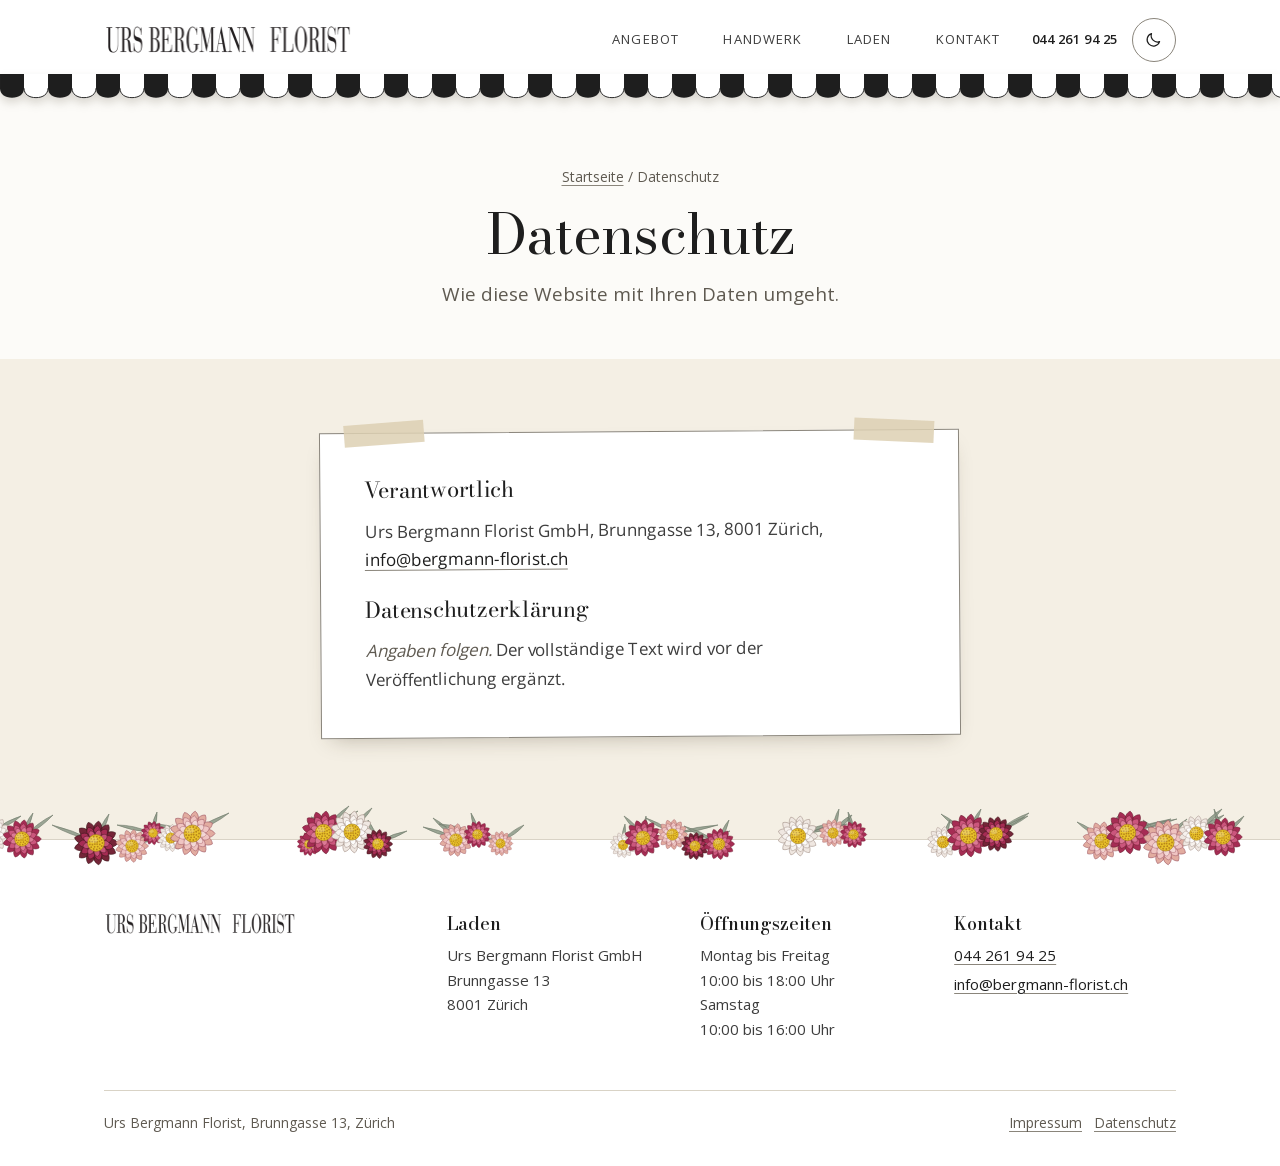
<file: datenschutz/index.html>
<!doctype html>
<html lang="de-CH">
<head>
<meta charset="utf-8"><meta http-equiv="Content-Security-Policy" content="default-src 'self'; img-src 'self' data:; style-src 'self' 'unsafe-inline'; font-src 'self'; script-src 'self'; connect-src 'self'; form-action 'none'; base-uri 'none'"><meta name="robots" content="noindex, nofollow"><meta name="referrer" content="same-origin">
<meta name="viewport" content="width=device-width, initial-scale=1">
<title>Datenschutz, Urs Bergmann Florist</title>
<meta name="description" content="Datenschutzerklärung von Urs Bergmann Florist GmbH, Zürich.">
<link rel="stylesheet" href="../style.css">
<link rel="stylesheet" href="../nacht.css">
<script src="../assets/thema.js"></script>
<script src="../assets/zeichnen.js" defer></script>
</head>
<body>
<a class="sprung" href="#inhalt">Zum Inhalt</a>
<header class="kopf">
  <div class="huelle kopf__innen">
    <a class="marke" href="../" aria-label="Urs Bergmann Florist, zur Startseite"><img src="../assets/logo.png" width="500" height="62" alt="Urs Bergmann Florist"></a>
    <nav class="menue" aria-label="Hauptmenü"><ul><li><a href="../angebot/">Angebot</a></li><li><a href="../handwerk/">Handwerk</a></li><li><a href="../laden/">Laden</a></li><li><a href="../kontakt/">Kontakt</a></li></ul></nav>
    <div class="kopf__rechts"><a class="kopf__telefon" href="tel:+41442619425">044 261 94 25</a><button class="themaknopf" type="button" aria-pressed="false" hidden><span class="sr">Nachtansicht</span><svg class="z themaknopf__mond" aria-hidden="true" focusable="false"><use href="../assets/zeichen.svg#mond"/></svg><svg class="z themaknopf__sonne" aria-hidden="true" focusable="false"><use href="../assets/zeichen.svg#sonne"/></svg></button></div>
  </div>
</header>

<main id="inhalt">
<section class="seitenkopf" aria-labelledby="titel-seite">
  <div class="huelle">
    <p class="pfad"><a href="../">Startseite</a> <span aria-hidden="true">/</span> Datenschutz</p>
    
    <h1 id="titel-seite">Datenschutz</h1>
    <p>Wie diese Website mit Ihren Daten umgeht.</p>
  </div>
  
</section><section class="abschnitt abschnitt--heu abschnitt--knapp" aria-label="Angaben">
  <div class="huelle"><div class="aushang"><h2>Verantwortlich</h2>
    <p>Urs Bergmann Florist GmbH, Brunngasse 13, 8001 Zürich, <a href="mailto:info@bergmann-florist.ch">info@bergmann-florist.ch</a></p>
    <h2>Datenschutzerklärung</h2>
    <p><span class="angabe-folgt">Angaben folgen.</span> Der vollständige Text wird vor der Veröffentlichung ergänzt.</p></div></div>
</section>
</main>

<footer class="fuss">
  <div class="fuss__kranz" aria-hidden="true"><svg class="fuss__kranz--breit" viewBox="0 0 1440 60" preserveAspectRatio="xMidYMid slice" focusable="false"><path class="fuss__blaetter" d="M21 25Q35 23 46 15Q32 17 21 25ZM22 26Q39 26 54 19Q37 19 22 26ZM46 27Q53 18 56 7Q48 15 46 27ZM44 27Q46 16 41 5Q39 16 44 27ZM75 21Q90 17 101 7Q87 11 75 21ZM71 21Q66 11 56 5Q61 15 71 21ZM105 27Q121 19 133 6Q117 14 105 27ZM103 26Q111 16 113 4Q105 13 103 26ZM177 30Q186 19 189 5Q180 16 177 30ZM172 31Q153 21 132 16Q151 27 172 31ZM215 34Q229 30 240 20Q226 24 215 34ZM216 35Q234 33 251 25Q232 27 216 35ZM229 23Q214 16 197 16Q212 22 229 23ZM233 20Q238 12 237 3Q232 11 233 20ZM255 27Q269 27 283 21Q268 21 255 27ZM253 26Q266 20 276 10Q263 15 253 26ZM269 23Q249 15 228 14Q248 21 269 23ZM275 22Q294 16 309 4Q291 10 275 22ZM390 31Q398 27 400 19Q392 23 390 31ZM392 32Q405 28 416 19Q403 23 392 32ZM406 20Q424 14 438 2Q421 8 406 20ZM405 20Q419 11 429 -3Q415 6 405 20ZM433 19Q445 11 452 -1Q440 7 433 19ZM428 21Q410 12 391 8Q408 18 428 21ZM457 31Q455 20 448 11Q449 23 457 31ZM461 32Q475 30 487 22Q473 24 461 32ZM533 28Q519 20 503 18Q517 26 533 28ZM534 27Q526 16 513 9Q521 20 534 27ZM557 22Q557 12 551 4Q551 14 557 22ZM554 24Q538 16 519 15Q536 23 554 24ZM577 32Q566 26 552 26Q564 32 577 32ZM583 31Q596 26 604 16Q592 21 583 31ZM703 32Q707 24 705 15Q701 23 703 32ZM706 33Q719 31 730 23Q716 25 706 33ZM722 26Q715 14 704 7Q711 19 722 26ZM724 25Q728 17 726 7Q722 16 724 25ZM756 24Q778 23 798 16Q777 17 756 24ZM750 22Q739 13 726 9Q736 18 750 22ZM772 34Q763 25 751 21Q760 30 772 34ZM778 34Q795 31 810 22Q793 25 778 34ZM800 31Q807 22 809 11Q801 20 800 31ZM796 32Q781 22 764 17Q779 28 796 32ZM882 25Q898 22 913 14Q896 16 882 25ZM882 25Q905 23 927 15Q904 17 882 25ZM915 21Q926 16 932 6Q921 11 915 21ZM914 20Q919 11 919 0Q913 10 914 20ZM933 22Q933 14 928 8Q927 16 933 22ZM933 22Q934 12 928 3Q928 13 933 22ZM1026 30Q1043 25 1056 14Q1040 19 1026 30ZM1024 29Q1030 21 1030 11Q1024 19 1024 29ZM1046 24Q1035 12 1021 5Q1032 17 1046 24ZM1049 23Q1058 13 1061 0Q1052 10 1049 23ZM1079 22Q1095 17 1108 7Q1092 12 1079 22ZM1078 22Q1095 16 1109 4Q1092 10 1078 22ZM1180 28Q1170 18 1157 13Q1167 23 1180 28ZM1183 28Q1194 19 1199 6Q1189 15 1183 28ZM1211 22Q1235 19 1257 10Q1233 13 1211 22ZM1211 22Q1232 19 1251 10Q1230 13 1211 22ZM1247 30Q1259 22 1267 10Q1255 17 1247 30ZM1243 30Q1235 18 1223 11Q1231 23 1243 30ZM1279 21Q1293 13 1302 0Q1288 8 1279 21ZM1279 21Q1294 16 1304 6Q1290 11 1279 21ZM1305 25Q1317 19 1324 7Q1313 14 1305 25ZM1302 24Q1301 11 1294 0Q1295 13 1302 24Z"/><use href="../assets/zeichen.svg#strohblume" x="0" y="10" width="36" height="36"/><use href="../assets/zeichen.svg#strohblume" x="20" y="6" width="50" height="50" style="--sb-a:#e2aca0;--sb-b:#efc4c2;--sb-c:#f6dcda;--sb-l:#a8656e"/><use href="../assets/zeichen.svg#strohblume" x="54" y="6" width="38" height="38" style="--sb-a:#efe7e1;--sb-b:#f7f2ee;--sb-c:#fff;--sb-l:#a8968e"/><use href="../assets/zeichen.svg#strohblume" x="81" y="9" width="42" height="42"/><use href="../assets/zeichen.svg#strohblume" x="152" y="10" width="48" height="48" style="--sb-a:#752538;--sb-b:#a62c54;--sb-c:#cb567d;--sb-l:#42171e"/><use href="../assets/zeichen.svg#strohblume" x="194" y="19" width="36" height="36" style="--sb-a:#e2aca0;--sb-b:#efc4c2;--sb-c:#f6dcda;--sb-l:#a8656e"/><use href="../assets/zeichen.svg#strohblume" x="220" y="11" width="26" height="26"/><use href="../assets/zeichen.svg#strohblume" x="236" y="14" width="30" height="30" style="--sb-a:#efe7e1;--sb-b:#f7f2ee;--sb-c:#fff;--sb-l:#a8968e"/><use href="../assets/zeichen.svg#strohblume" x="248" y="-0" width="49" height="49" style="--sb-a:#e2aca0;--sb-b:#efc4c2;--sb-c:#f6dcda;--sb-l:#a8656e"/><use href="../assets/zeichen.svg#strohblume" x="376" y="22" width="26" height="26"/><use href="../assets/zeichen.svg#strohblume" x="380" y="-0" width="47" height="47"/><use href="../assets/zeichen.svg#strohblume" x="409" y="0" width="46" height="46" style="--sb-a:#efe7e1;--sb-b:#f7f2ee;--sb-c:#fff;--sb-l:#a8968e"/><use href="../assets/zeichen.svg#strohblume" x="442" y="19" width="32" height="32" style="--sb-a:#752538;--sb-b:#a62c54;--sb-c:#cb567d;--sb-l:#42171e"/><use href="../assets/zeichen.svg#strohblume" x="518" y="13" width="36" height="36" style="--sb-a:#e2aca0;--sb-b:#efc4c2;--sb-c:#f6dcda;--sb-l:#a8656e"/><use href="../assets/zeichen.svg#strohblume" x="543" y="11" width="29" height="29"/><use href="../assets/zeichen.svg#strohblume" x="567" y="21" width="27" height="27" style="--sb-a:#e2aca0;--sb-b:#efc4c2;--sb-c:#f6dcda;--sb-l:#a8656e"/><use href="../assets/zeichen.svg#strohblume" x="689" y="22" width="28" height="28" style="--sb-a:#efe7e1;--sb-b:#f7f2ee;--sb-c:#fff;--sb-l:#a8968e"/><use href="../assets/zeichen.svg#strohblume" x="703" y="9" width="40" height="40"/><use href="../assets/zeichen.svg#strohblume" x="736" y="9" width="33" height="33" style="--sb-a:#e2aca0;--sb-b:#efc4c2;--sb-c:#f6dcda;--sb-l:#a8656e"/><use href="../assets/zeichen.svg#strohblume" x="760" y="22" width="30" height="30" style="--sb-a:#752538;--sb-b:#a62c54;--sb-c:#cb567d;--sb-l:#42171e"/><use href="../assets/zeichen.svg#strohblume" x="782" y="18" width="34" height="34"/><use href="../assets/zeichen.svg#strohblume" x="856" y="5" width="44" height="44" style="--sb-a:#efe7e1;--sb-b:#f7f2ee;--sb-c:#fff;--sb-l:#a8968e"/><use href="../assets/zeichen.svg#strohblume" x="898" y="9" width="30" height="30" style="--sb-a:#e2aca0;--sb-b:#efc4c2;--sb-c:#f6dcda;--sb-l:#a8656e"/><use href="../assets/zeichen.svg#strohblume" x="919" y="11" width="29" height="29"/><use href="../assets/zeichen.svg#strohblume" x="1006" y="16" width="34" height="34" style="--sb-a:#efe7e1;--sb-b:#f7f2ee;--sb-c:#fff;--sb-l:#a8968e"/><use href="../assets/zeichen.svg#strohblume" x="1025" y="3" width="47" height="47"/><use href="../assets/zeichen.svg#strohblume" x="1057" y="6" width="38" height="38" style="--sb-a:#752538;--sb-b:#a62c54;--sb-c:#cb567d;--sb-l:#42171e"/><use href="../assets/zeichen.svg#strohblume" x="1161" y="11" width="42" height="42" style="--sb-a:#e2aca0;--sb-b:#efc4c2;--sb-c:#f6dcda;--sb-l:#a8656e"/><use href="../assets/zeichen.svg#strohblume" x="1184" y="-0" width="47" height="47"/><use href="../assets/zeichen.svg#strohblume" x="1221" y="9" width="49" height="49" style="--sb-a:#e2aca0;--sb-b:#efc4c2;--sb-c:#f6dcda;--sb-l:#a8656e"/><use href="../assets/zeichen.svg#strohblume" x="1257" y="5" width="39" height="39" style="--sb-a:#efe7e1;--sb-b:#f7f2ee;--sb-c:#fff;--sb-l:#a8968e"/><use href="../assets/zeichen.svg#strohblume" x="1282" y="7" width="42" height="42"/></svg><svg class="fuss__kranz--schmal" viewBox="0 0 400 60" preserveAspectRatio="xMidYMid slice" focusable="false"><path class="fuss__blaetter" d="M18 26Q32 26 45 20Q31 20 18 26ZM11 25Q2 15 -11 12Q-1 21 11 25ZM35 29Q53 27 69 19Q51 21 35 29ZM29 28Q22 17 11 10Q18 21 29 28ZM49 34Q31 26 11 25Q30 32 49 34ZM51 32Q42 22 30 17Q38 27 51 32ZM117 24Q129 21 139 13Q126 15 117 24ZM117 25Q132 24 146 16Q131 18 117 25ZM140 24Q157 23 174 17Q156 17 140 24ZM134 22Q128 11 118 5Q124 15 134 22ZM147 28Q140 20 129 18Q137 25 147 28ZM153 29Q168 30 181 24Q167 23 153 29ZM167 22Q175 13 178 2Q170 10 167 22ZM162 24Q147 18 131 18Q146 24 162 24ZM231 26Q243 23 252 14Q240 17 231 26ZM232 27Q247 25 260 17Q245 19 232 27ZM249 27Q261 25 269 17Q258 19 249 27ZM250 28Q265 27 279 20Q264 21 250 28ZM317 28Q313 20 305 17Q309 25 317 28ZM323 30Q335 30 346 24Q334 24 323 30ZM332 28Q329 19 321 13Q324 22 332 28ZM336 29Q349 24 359 14Q346 19 336 29Z"/><use href="../assets/zeichen.svg#strohblume" x="2" y="16" width="24" height="24"/><use href="../assets/zeichen.svg#strohblume" x="14" y="14" width="34" height="34" style="--sb-a:#e2aca0;--sb-b:#efc4c2;--sb-c:#f6dcda;--sb-l:#a8656e"/><use href="../assets/zeichen.svg#strohblume" x="39" y="22" width="27" height="27" style="--sb-a:#efe7e1;--sb-b:#f7f2ee;--sb-c:#fff;--sb-l:#a8968e"/><use href="../assets/zeichen.svg#strohblume" x="98" y="11" width="31" height="31"/><use href="../assets/zeichen.svg#strohblume" x="124" y="14" width="23" height="23" style="--sb-a:#752538;--sb-b:#a62c54;--sb-c:#cb567d;--sb-l:#42171e"/><use href="../assets/zeichen.svg#strohblume" x="138" y="19" width="24" height="24" style="--sb-a:#e2aca0;--sb-b:#efc4c2;--sb-c:#f6dcda;--sb-l:#a8656e"/><use href="../assets/zeichen.svg#strohblume" x="149" y="9" width="34" height="34"/><use href="../assets/zeichen.svg#strohblume" x="218" y="18" width="22" height="22" style="--sb-a:#efe7e1;--sb-b:#f7f2ee;--sb-c:#fff;--sb-l:#a8968e"/><use href="../assets/zeichen.svg#strohblume" x="234" y="18" width="24" height="24" style="--sb-a:#e2aca0;--sb-b:#efc4c2;--sb-c:#f6dcda;--sb-l:#a8656e"/><use href="../assets/zeichen.svg#strohblume" x="308" y="21" width="22" height="22"/><use href="../assets/zeichen.svg#strohblume" x="320" y="19" width="26" height="26"/></svg></div>
  <div class="huelle">
    <div class="fuss__raster">
      <div><a href="../" aria-label="Urs Bergmann Florist, zur Startseite"><img src="../assets/logo.png" width="500" height="62" alt="Urs Bergmann Florist" loading="lazy"></a></div>
      <div><h2>Laden</h2><address>Urs Bergmann Florist GmbH<br>Brunngasse 13<br>8001 Zürich</address></div>
      <div><h2>Öffnungszeiten</h2><p>Montag bis Freitag<br>10:00 bis 18:00 Uhr<br>Samstag<br>10:00 bis 16:00 Uhr</p></div>
      <div><h2>Kontakt</h2><ul><li><a href="tel:+41442619425">044 261 94 25</a></li><li><a href="mailto:info@bergmann-florist.ch">info@bergmann-florist.ch</a></li></ul></div>
    </div>
    <div class="fuss__unten">
      <p>Urs Bergmann Florist, Brunngasse 13, Zürich</p>
      <p><a href="../impressum/">Impressum</a> &nbsp; <a href="../datenschutz/">Datenschutz</a></p>
    </div>
  </div>
</footer>
</body>
</html>
</file>
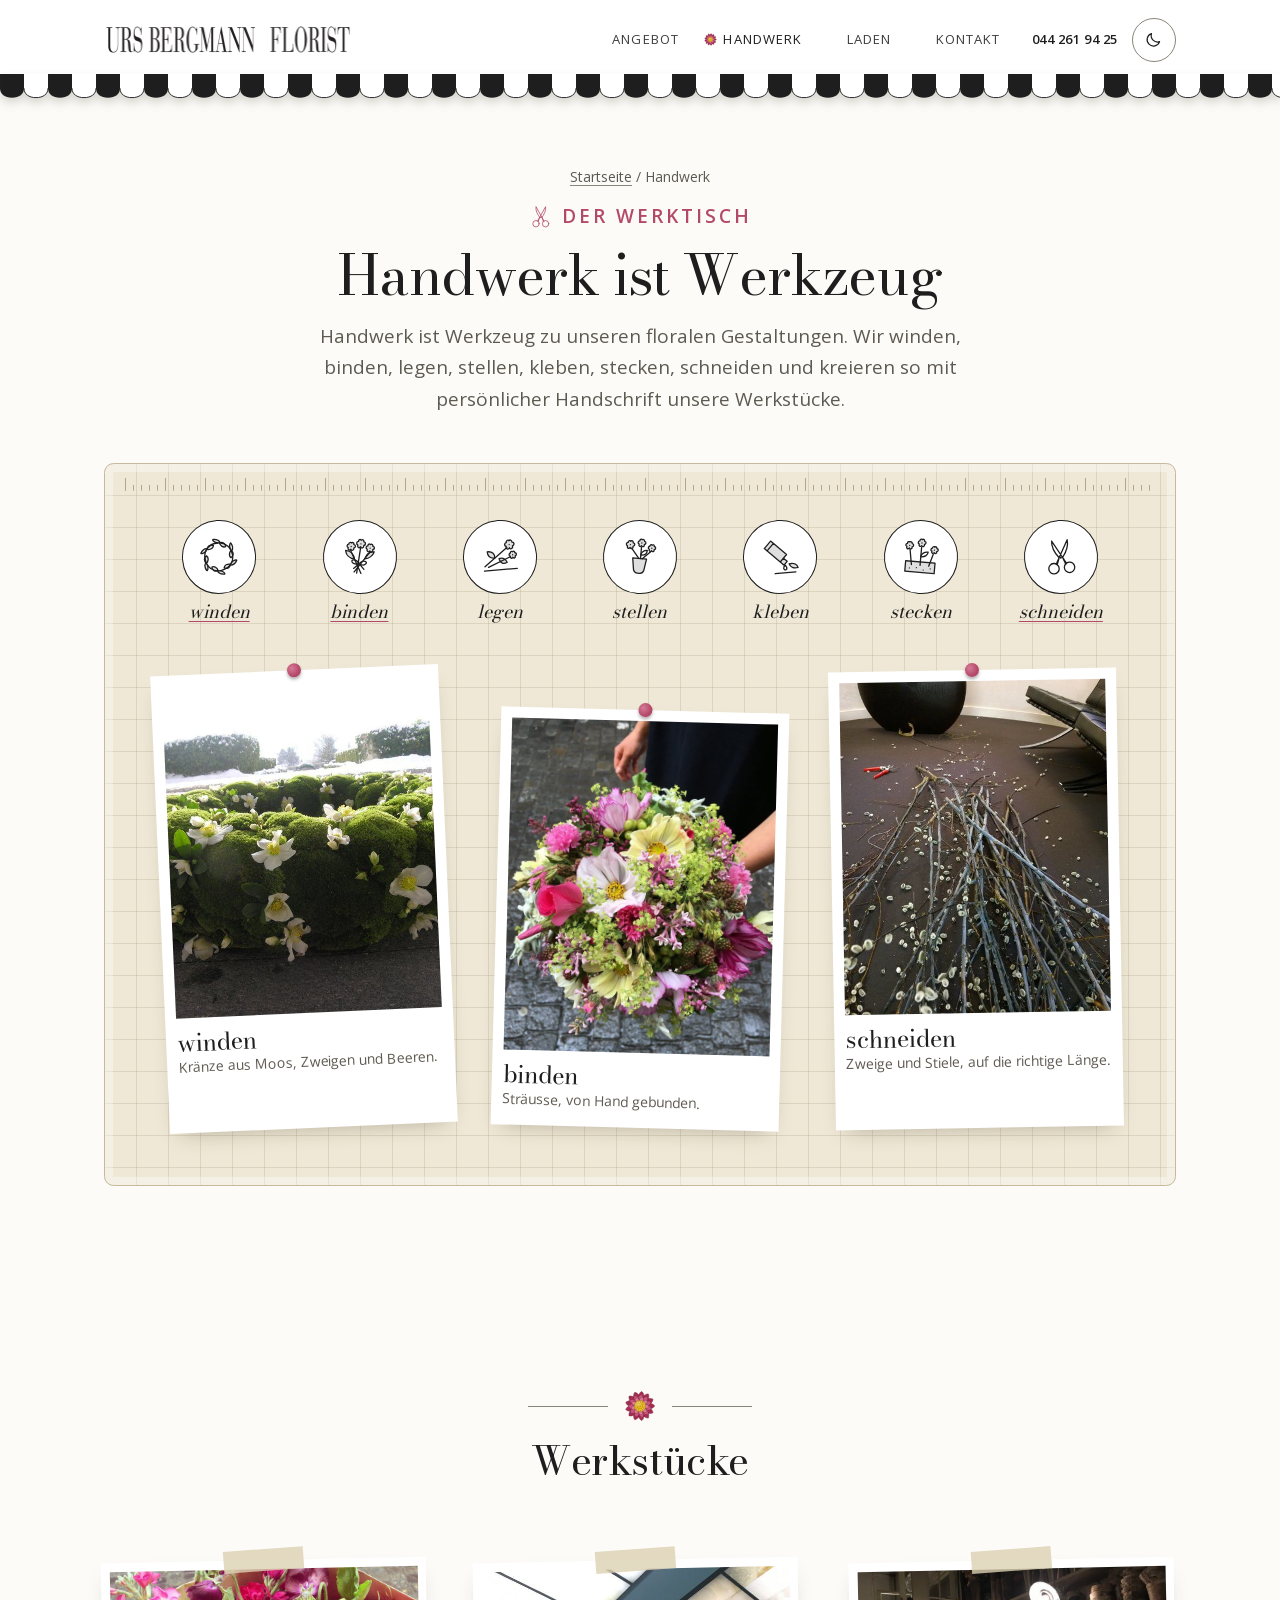
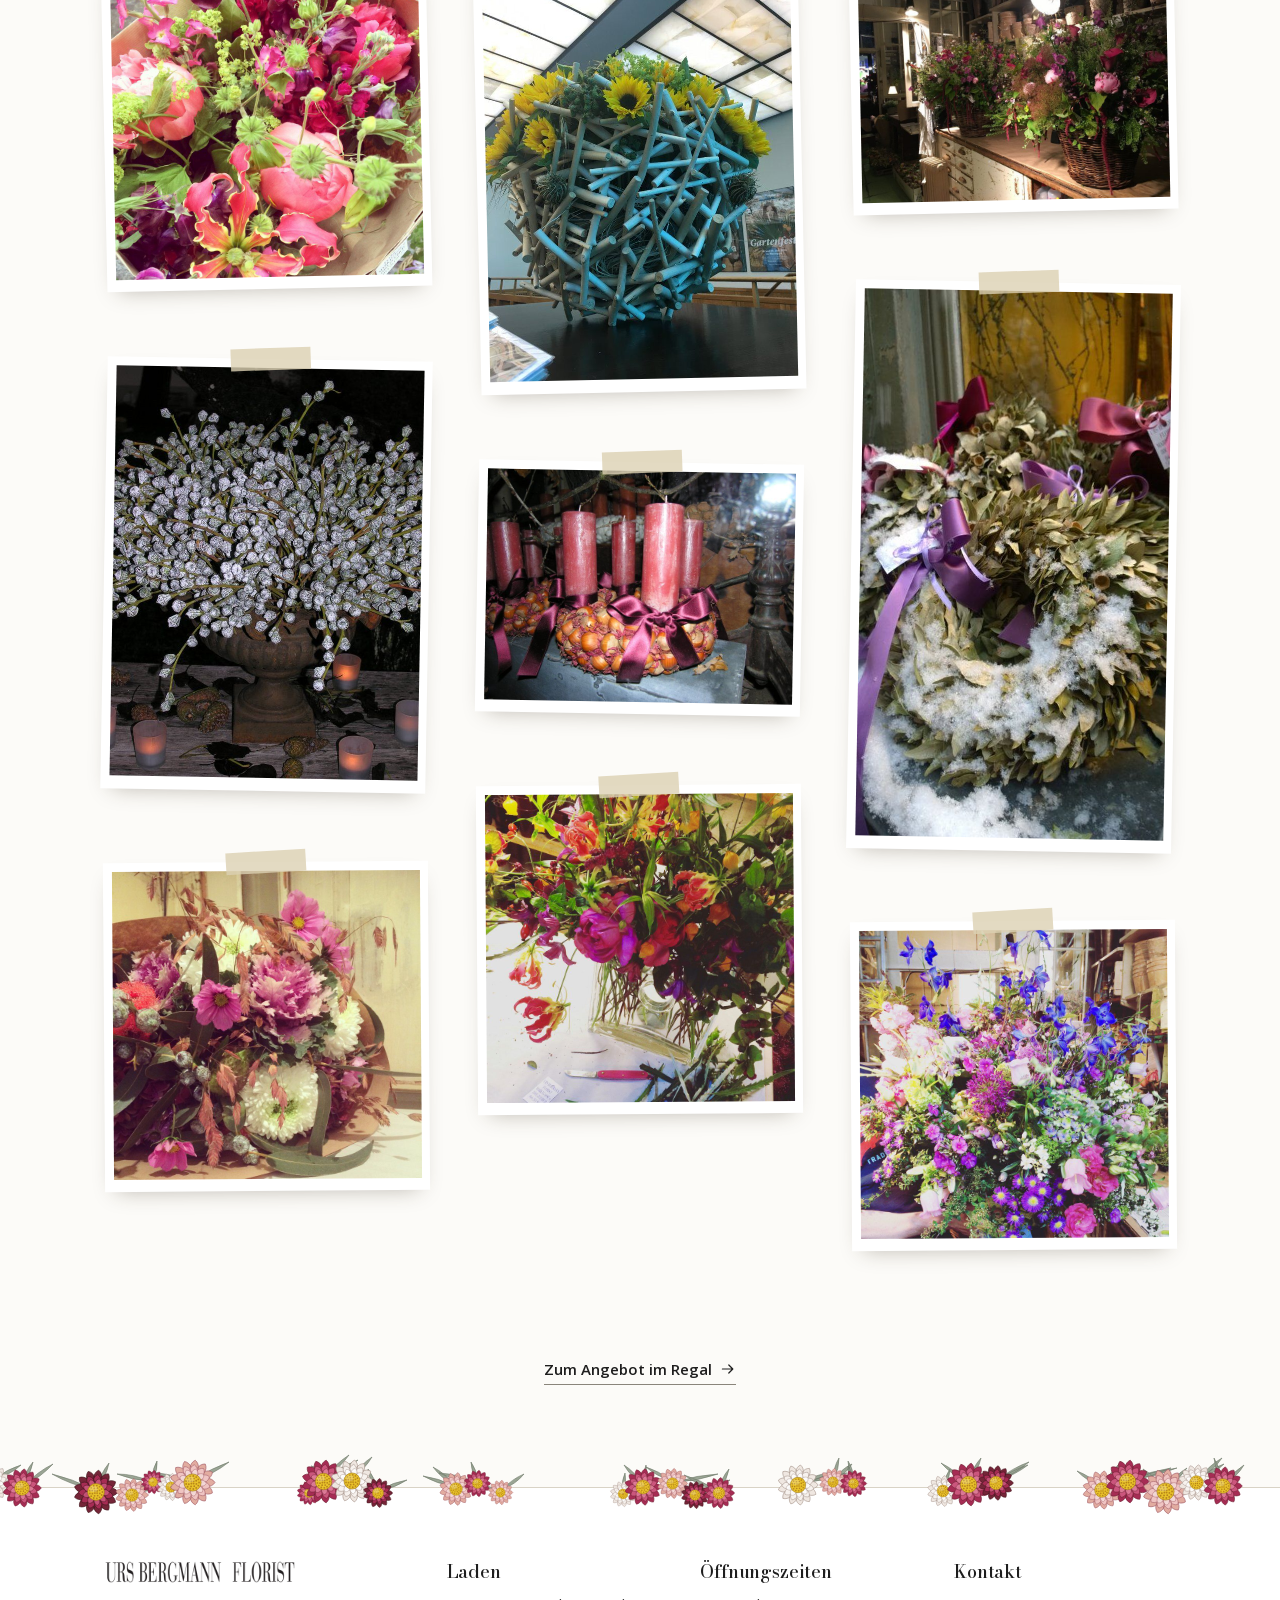
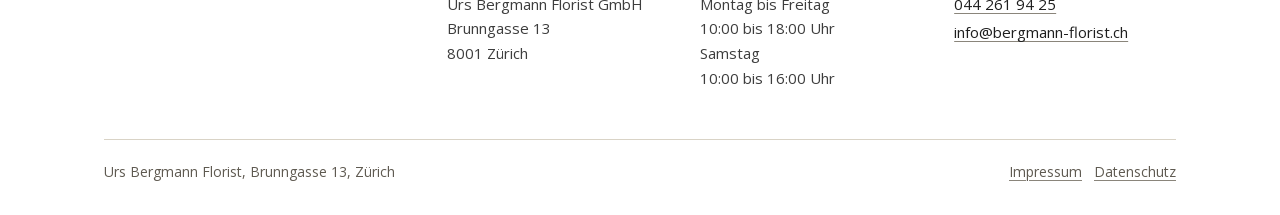
<file: handwerk/index.html>
<!doctype html>
<html lang="de-CH">
<head>
<meta charset="utf-8"><meta http-equiv="Content-Security-Policy" content="default-src 'self'; img-src 'self' data:; style-src 'self' 'unsafe-inline'; font-src 'self'; script-src 'self'; connect-src 'self'; form-action 'none'; base-uri 'none'"><meta name="robots" content="noindex, nofollow"><meta name="referrer" content="same-origin">
<meta name="viewport" content="width=device-width, initial-scale=1">
<title>Handwerk, Urs Bergmann Florist Zürich</title>
<meta name="description" content="Wir winden, binden, legen, stellen, kleben, stecken, schneiden: das Handwerk von Urs Bergmann Florist an der Brunngasse in Zürich.">
<link rel="stylesheet" href="../style.css">
<link rel="stylesheet" href="../nacht.css">
<script src="../assets/thema.js"></script>
<script src="../assets/zeichnen.js" defer></script>
</head>
<body>
<a class="sprung" href="#inhalt">Zum Inhalt</a>
<header class="kopf">
  <div class="huelle kopf__innen">
    <a class="marke" href="../" aria-label="Urs Bergmann Florist, zur Startseite"><img src="../assets/logo.png" width="500" height="62" alt="Urs Bergmann Florist"></a>
    <nav class="menue" aria-label="Hauptmenü"><ul><li><a href="../angebot/">Angebot</a></li><li><a href="../handwerk/" aria-current="page">Handwerk</a></li><li><a href="../laden/">Laden</a></li><li><a href="../kontakt/">Kontakt</a></li></ul></nav>
    <div class="kopf__rechts"><a class="kopf__telefon" href="tel:+41442619425">044 261 94 25</a><button class="themaknopf" type="button" aria-pressed="false" hidden><span class="sr">Nachtansicht</span><svg class="z themaknopf__mond" aria-hidden="true" focusable="false"><use href="../assets/zeichen.svg#mond"/></svg><svg class="z themaknopf__sonne" aria-hidden="true" focusable="false"><use href="../assets/zeichen.svg#sonne"/></svg></button></div>
  </div>
</header>

<main id="inhalt">
<section class="seitenkopf" aria-labelledby="titel-seite">
  <div class="huelle">
    <p class="pfad"><a href="../">Startseite</a> <span aria-hidden="true">/</span> Handwerk</p>
    <p class="ort"><svg class="z" aria-hidden="true" focusable="false"><use href="../assets/zeichen.svg#schneiden"/></svg>Der Werktisch</p>
    <h1 id="titel-seite">Handwerk ist Werkzeug</h1>
    <p>Handwerk ist Werkzeug zu unseren floralen Gestaltungen. Wir winden, binden, legen, stellen, kleben, stecken, schneiden und kreieren so mit persönlicher Handschrift unsere Werkstücke.</p>
  </div>
  
</section><section class="werktisch-bereich" aria-label="Die sieben Verben des Handwerks">
  <div class="huelle">
    <div class="werktisch">
      <div class="werktisch__lineal" aria-hidden="true"></div>
      <ul class="werkzeuge"><li style="--i:0"><a class="werkzeug" href="#winden"><span class="werkzeug__kreis"><svg class="z" aria-hidden="true" focusable="false"><use href="../assets/zeichen.svg#winden"/></svg></span><span class="werkzeug__name">winden</span></a></li><li style="--i:1"><a class="werkzeug" href="#binden"><span class="werkzeug__kreis"><svg class="z" aria-hidden="true" focusable="false"><use href="../assets/zeichen.svg#binden"/></svg></span><span class="werkzeug__name">binden</span></a></li><li style="--i:2"><span class="werkzeug"><span class="werkzeug__kreis"><svg class="z" aria-hidden="true" focusable="false"><use href="../assets/zeichen.svg#legen"/></svg></span><span class="werkzeug__name">legen</span></span></li><li style="--i:3"><span class="werkzeug"><span class="werkzeug__kreis"><svg class="z" aria-hidden="true" focusable="false"><use href="../assets/zeichen.svg#stellen"/></svg></span><span class="werkzeug__name">stellen</span></span></li><li style="--i:4"><span class="werkzeug"><span class="werkzeug__kreis"><svg class="z" aria-hidden="true" focusable="false"><use href="../assets/zeichen.svg#kleben"/></svg></span><span class="werkzeug__name">kleben</span></span></li><li style="--i:5"><span class="werkzeug"><span class="werkzeug__kreis"><svg class="z" aria-hidden="true" focusable="false"><use href="../assets/zeichen.svg#stecken"/></svg></span><span class="werkzeug__name">stecken</span></span></li><li style="--i:6"><a class="werkzeug" href="#schneiden"><span class="werkzeug__kreis"><svg class="z" aria-hidden="true" focusable="false"><use href="../assets/zeichen.svg#schneiden"/></svg></span><span class="werkzeug__name">schneiden</span></a></li></ul>
      <div class="polas"><figure class="pola" id="winden"><img src="../assets/bilder/winden.jpg" width="800" height="600" alt="Ein Kranz aus Moos und Zweigen wird gewunden" loading="lazy" decoding="async"><figcaption><b>winden</b>Kränze aus Moos, Zweigen und Beeren.</figcaption></figure><figure class="pola" id="binden"><img src="../assets/bilder/binden.jpg" width="600" height="800" alt="Ein frisch gebundener Strauss in der Hand" loading="lazy" decoding="async"><figcaption><b>binden</b>Sträusse, von Hand gebunden.</figcaption></figure><figure class="pola" id="schneiden"><img src="../assets/bilder/schneiden.jpg" width="450" height="800" alt="Geschnittene Zweige in einer hohen Vase" loading="lazy" decoding="async"><figcaption><b>schneiden</b>Zweige und Stiele, auf die richtige Länge.</figcaption></figure></div>
    </div>
  </div>
</section>
<section class="abschnitt" aria-labelledby="t-werk">
  <div class="huelle">
    <div class="abschnitt__kopf abschnitt__kopf--mitte"><div class="zier" aria-hidden="true"><svg class="sb" aria-hidden="true" focusable="false"><use href="../assets/zeichen.svg#strohblume"/></svg></div><h2 id="t-werk">Werkstücke</h2></div>
    <div class="galerie galerie--weit"><figure class="geklebt"><img src="../assets/bilder/strauss-pfingstrosen.jpg" width="800" height="800" alt="Strauss mit Pfingstrosen" loading="lazy" decoding="async"></figure><figure class="geklebt"><img src="../assets/bilder/kaetzchen.jpg" width="600" height="800" alt="Zweige mit Kätzchen" loading="lazy" decoding="async"></figure><figure class="geklebt"><img src="../assets/bilder/strauss-herbst.jpg" width="800" height="800" alt="Herbstlicher Strauss" loading="lazy" decoding="async"></figure><figure class="geklebt"><img src="../assets/bilder/objekt-blau.jpg" width="600" height="800" alt="Florales Objekt in Blau" loading="lazy" decoding="async"></figure><figure class="geklebt"><img src="../assets/bilder/advent.jpg" width="800" height="600" alt="Adventliche Gestaltung" loading="lazy" decoding="async"></figure><figure class="geklebt"><img src="../assets/bilder/strauss-sommer.jpg" width="800" height="800" alt="Sommerlicher Strauss" loading="lazy" decoding="async"></figure><figure class="geklebt"><img src="../assets/bilder/werkstatt-tisch.jpg" width="800" height="600" alt="Der Werktisch im Laden" loading="lazy" decoding="async"></figure><figure class="geklebt"><img src="../assets/bilder/winden-kranz.jpg" width="450" height="800" alt="Gewundener Kranz" loading="lazy" decoding="async"></figure><figure class="geklebt"><img src="../assets/bilder/strauss-rittersporn.jpg" width="800" height="800" alt="Strauss mit Rittersporn" loading="lazy" decoding="async"></figure></div>
    <p class="mitte"><a class="weiter" href="../angebot/">Zum Angebot im Regal <svg class="z z--pfeil" aria-hidden="true" focusable="false"><use href="../assets/zeichen.svg#pfeil"/></svg></a></p>
  </div>
</section>
</main>

<footer class="fuss">
  <div class="fuss__kranz" aria-hidden="true"><svg class="fuss__kranz--breit" viewBox="0 0 1440 60" preserveAspectRatio="xMidYMid slice" focusable="false"><path class="fuss__blaetter" d="M21 25Q35 23 46 15Q32 17 21 25ZM22 26Q39 26 54 19Q37 19 22 26ZM46 27Q53 18 56 7Q48 15 46 27ZM44 27Q46 16 41 5Q39 16 44 27ZM75 21Q90 17 101 7Q87 11 75 21ZM71 21Q66 11 56 5Q61 15 71 21ZM105 27Q121 19 133 6Q117 14 105 27ZM103 26Q111 16 113 4Q105 13 103 26ZM177 30Q186 19 189 5Q180 16 177 30ZM172 31Q153 21 132 16Q151 27 172 31ZM215 34Q229 30 240 20Q226 24 215 34ZM216 35Q234 33 251 25Q232 27 216 35ZM229 23Q214 16 197 16Q212 22 229 23ZM233 20Q238 12 237 3Q232 11 233 20ZM255 27Q269 27 283 21Q268 21 255 27ZM253 26Q266 20 276 10Q263 15 253 26ZM269 23Q249 15 228 14Q248 21 269 23ZM275 22Q294 16 309 4Q291 10 275 22ZM390 31Q398 27 400 19Q392 23 390 31ZM392 32Q405 28 416 19Q403 23 392 32ZM406 20Q424 14 438 2Q421 8 406 20ZM405 20Q419 11 429 -3Q415 6 405 20ZM433 19Q445 11 452 -1Q440 7 433 19ZM428 21Q410 12 391 8Q408 18 428 21ZM457 31Q455 20 448 11Q449 23 457 31ZM461 32Q475 30 487 22Q473 24 461 32ZM533 28Q519 20 503 18Q517 26 533 28ZM534 27Q526 16 513 9Q521 20 534 27ZM557 22Q557 12 551 4Q551 14 557 22ZM554 24Q538 16 519 15Q536 23 554 24ZM577 32Q566 26 552 26Q564 32 577 32ZM583 31Q596 26 604 16Q592 21 583 31ZM703 32Q707 24 705 15Q701 23 703 32ZM706 33Q719 31 730 23Q716 25 706 33ZM722 26Q715 14 704 7Q711 19 722 26ZM724 25Q728 17 726 7Q722 16 724 25ZM756 24Q778 23 798 16Q777 17 756 24ZM750 22Q739 13 726 9Q736 18 750 22ZM772 34Q763 25 751 21Q760 30 772 34ZM778 34Q795 31 810 22Q793 25 778 34ZM800 31Q807 22 809 11Q801 20 800 31ZM796 32Q781 22 764 17Q779 28 796 32ZM882 25Q898 22 913 14Q896 16 882 25ZM882 25Q905 23 927 15Q904 17 882 25ZM915 21Q926 16 932 6Q921 11 915 21ZM914 20Q919 11 919 0Q913 10 914 20ZM933 22Q933 14 928 8Q927 16 933 22ZM933 22Q934 12 928 3Q928 13 933 22ZM1026 30Q1043 25 1056 14Q1040 19 1026 30ZM1024 29Q1030 21 1030 11Q1024 19 1024 29ZM1046 24Q1035 12 1021 5Q1032 17 1046 24ZM1049 23Q1058 13 1061 0Q1052 10 1049 23ZM1079 22Q1095 17 1108 7Q1092 12 1079 22ZM1078 22Q1095 16 1109 4Q1092 10 1078 22ZM1180 28Q1170 18 1157 13Q1167 23 1180 28ZM1183 28Q1194 19 1199 6Q1189 15 1183 28ZM1211 22Q1235 19 1257 10Q1233 13 1211 22ZM1211 22Q1232 19 1251 10Q1230 13 1211 22ZM1247 30Q1259 22 1267 10Q1255 17 1247 30ZM1243 30Q1235 18 1223 11Q1231 23 1243 30ZM1279 21Q1293 13 1302 0Q1288 8 1279 21ZM1279 21Q1294 16 1304 6Q1290 11 1279 21ZM1305 25Q1317 19 1324 7Q1313 14 1305 25ZM1302 24Q1301 11 1294 0Q1295 13 1302 24Z"/><use href="../assets/zeichen.svg#strohblume" x="0" y="10" width="36" height="36"/><use href="../assets/zeichen.svg#strohblume" x="20" y="6" width="50" height="50" style="--sb-a:#e2aca0;--sb-b:#efc4c2;--sb-c:#f6dcda;--sb-l:#a8656e"/><use href="../assets/zeichen.svg#strohblume" x="54" y="6" width="38" height="38" style="--sb-a:#efe7e1;--sb-b:#f7f2ee;--sb-c:#fff;--sb-l:#a8968e"/><use href="../assets/zeichen.svg#strohblume" x="81" y="9" width="42" height="42"/><use href="../assets/zeichen.svg#strohblume" x="152" y="10" width="48" height="48" style="--sb-a:#752538;--sb-b:#a62c54;--sb-c:#cb567d;--sb-l:#42171e"/><use href="../assets/zeichen.svg#strohblume" x="194" y="19" width="36" height="36" style="--sb-a:#e2aca0;--sb-b:#efc4c2;--sb-c:#f6dcda;--sb-l:#a8656e"/><use href="../assets/zeichen.svg#strohblume" x="220" y="11" width="26" height="26"/><use href="../assets/zeichen.svg#strohblume" x="236" y="14" width="30" height="30" style="--sb-a:#efe7e1;--sb-b:#f7f2ee;--sb-c:#fff;--sb-l:#a8968e"/><use href="../assets/zeichen.svg#strohblume" x="248" y="-0" width="49" height="49" style="--sb-a:#e2aca0;--sb-b:#efc4c2;--sb-c:#f6dcda;--sb-l:#a8656e"/><use href="../assets/zeichen.svg#strohblume" x="376" y="22" width="26" height="26"/><use href="../assets/zeichen.svg#strohblume" x="380" y="-0" width="47" height="47"/><use href="../assets/zeichen.svg#strohblume" x="409" y="0" width="46" height="46" style="--sb-a:#efe7e1;--sb-b:#f7f2ee;--sb-c:#fff;--sb-l:#a8968e"/><use href="../assets/zeichen.svg#strohblume" x="442" y="19" width="32" height="32" style="--sb-a:#752538;--sb-b:#a62c54;--sb-c:#cb567d;--sb-l:#42171e"/><use href="../assets/zeichen.svg#strohblume" x="518" y="13" width="36" height="36" style="--sb-a:#e2aca0;--sb-b:#efc4c2;--sb-c:#f6dcda;--sb-l:#a8656e"/><use href="../assets/zeichen.svg#strohblume" x="543" y="11" width="29" height="29"/><use href="../assets/zeichen.svg#strohblume" x="567" y="21" width="27" height="27" style="--sb-a:#e2aca0;--sb-b:#efc4c2;--sb-c:#f6dcda;--sb-l:#a8656e"/><use href="../assets/zeichen.svg#strohblume" x="689" y="22" width="28" height="28" style="--sb-a:#efe7e1;--sb-b:#f7f2ee;--sb-c:#fff;--sb-l:#a8968e"/><use href="../assets/zeichen.svg#strohblume" x="703" y="9" width="40" height="40"/><use href="../assets/zeichen.svg#strohblume" x="736" y="9" width="33" height="33" style="--sb-a:#e2aca0;--sb-b:#efc4c2;--sb-c:#f6dcda;--sb-l:#a8656e"/><use href="../assets/zeichen.svg#strohblume" x="760" y="22" width="30" height="30" style="--sb-a:#752538;--sb-b:#a62c54;--sb-c:#cb567d;--sb-l:#42171e"/><use href="../assets/zeichen.svg#strohblume" x="782" y="18" width="34" height="34"/><use href="../assets/zeichen.svg#strohblume" x="856" y="5" width="44" height="44" style="--sb-a:#efe7e1;--sb-b:#f7f2ee;--sb-c:#fff;--sb-l:#a8968e"/><use href="../assets/zeichen.svg#strohblume" x="898" y="9" width="30" height="30" style="--sb-a:#e2aca0;--sb-b:#efc4c2;--sb-c:#f6dcda;--sb-l:#a8656e"/><use href="../assets/zeichen.svg#strohblume" x="919" y="11" width="29" height="29"/><use href="../assets/zeichen.svg#strohblume" x="1006" y="16" width="34" height="34" style="--sb-a:#efe7e1;--sb-b:#f7f2ee;--sb-c:#fff;--sb-l:#a8968e"/><use href="../assets/zeichen.svg#strohblume" x="1025" y="3" width="47" height="47"/><use href="../assets/zeichen.svg#strohblume" x="1057" y="6" width="38" height="38" style="--sb-a:#752538;--sb-b:#a62c54;--sb-c:#cb567d;--sb-l:#42171e"/><use href="../assets/zeichen.svg#strohblume" x="1161" y="11" width="42" height="42" style="--sb-a:#e2aca0;--sb-b:#efc4c2;--sb-c:#f6dcda;--sb-l:#a8656e"/><use href="../assets/zeichen.svg#strohblume" x="1184" y="-0" width="47" height="47"/><use href="../assets/zeichen.svg#strohblume" x="1221" y="9" width="49" height="49" style="--sb-a:#e2aca0;--sb-b:#efc4c2;--sb-c:#f6dcda;--sb-l:#a8656e"/><use href="../assets/zeichen.svg#strohblume" x="1257" y="5" width="39" height="39" style="--sb-a:#efe7e1;--sb-b:#f7f2ee;--sb-c:#fff;--sb-l:#a8968e"/><use href="../assets/zeichen.svg#strohblume" x="1282" y="7" width="42" height="42"/></svg><svg class="fuss__kranz--schmal" viewBox="0 0 400 60" preserveAspectRatio="xMidYMid slice" focusable="false"><path class="fuss__blaetter" d="M18 26Q32 26 45 20Q31 20 18 26ZM11 25Q2 15 -11 12Q-1 21 11 25ZM35 29Q53 27 69 19Q51 21 35 29ZM29 28Q22 17 11 10Q18 21 29 28ZM49 34Q31 26 11 25Q30 32 49 34ZM51 32Q42 22 30 17Q38 27 51 32ZM117 24Q129 21 139 13Q126 15 117 24ZM117 25Q132 24 146 16Q131 18 117 25ZM140 24Q157 23 174 17Q156 17 140 24ZM134 22Q128 11 118 5Q124 15 134 22ZM147 28Q140 20 129 18Q137 25 147 28ZM153 29Q168 30 181 24Q167 23 153 29ZM167 22Q175 13 178 2Q170 10 167 22ZM162 24Q147 18 131 18Q146 24 162 24ZM231 26Q243 23 252 14Q240 17 231 26ZM232 27Q247 25 260 17Q245 19 232 27ZM249 27Q261 25 269 17Q258 19 249 27ZM250 28Q265 27 279 20Q264 21 250 28ZM317 28Q313 20 305 17Q309 25 317 28ZM323 30Q335 30 346 24Q334 24 323 30ZM332 28Q329 19 321 13Q324 22 332 28ZM336 29Q349 24 359 14Q346 19 336 29Z"/><use href="../assets/zeichen.svg#strohblume" x="2" y="16" width="24" height="24"/><use href="../assets/zeichen.svg#strohblume" x="14" y="14" width="34" height="34" style="--sb-a:#e2aca0;--sb-b:#efc4c2;--sb-c:#f6dcda;--sb-l:#a8656e"/><use href="../assets/zeichen.svg#strohblume" x="39" y="22" width="27" height="27" style="--sb-a:#efe7e1;--sb-b:#f7f2ee;--sb-c:#fff;--sb-l:#a8968e"/><use href="../assets/zeichen.svg#strohblume" x="98" y="11" width="31" height="31"/><use href="../assets/zeichen.svg#strohblume" x="124" y="14" width="23" height="23" style="--sb-a:#752538;--sb-b:#a62c54;--sb-c:#cb567d;--sb-l:#42171e"/><use href="../assets/zeichen.svg#strohblume" x="138" y="19" width="24" height="24" style="--sb-a:#e2aca0;--sb-b:#efc4c2;--sb-c:#f6dcda;--sb-l:#a8656e"/><use href="../assets/zeichen.svg#strohblume" x="149" y="9" width="34" height="34"/><use href="../assets/zeichen.svg#strohblume" x="218" y="18" width="22" height="22" style="--sb-a:#efe7e1;--sb-b:#f7f2ee;--sb-c:#fff;--sb-l:#a8968e"/><use href="../assets/zeichen.svg#strohblume" x="234" y="18" width="24" height="24" style="--sb-a:#e2aca0;--sb-b:#efc4c2;--sb-c:#f6dcda;--sb-l:#a8656e"/><use href="../assets/zeichen.svg#strohblume" x="308" y="21" width="22" height="22"/><use href="../assets/zeichen.svg#strohblume" x="320" y="19" width="26" height="26"/></svg></div>
  <div class="huelle">
    <div class="fuss__raster">
      <div><a href="../" aria-label="Urs Bergmann Florist, zur Startseite"><img src="../assets/logo.png" width="500" height="62" alt="Urs Bergmann Florist" loading="lazy"></a></div>
      <div><h2>Laden</h2><address>Urs Bergmann Florist GmbH<br>Brunngasse 13<br>8001 Zürich</address></div>
      <div><h2>Öffnungszeiten</h2><p>Montag bis Freitag<br>10:00 bis 18:00 Uhr<br>Samstag<br>10:00 bis 16:00 Uhr</p></div>
      <div><h2>Kontakt</h2><ul><li><a href="tel:+41442619425">044 261 94 25</a></li><li><a href="mailto:info@bergmann-florist.ch">info@bergmann-florist.ch</a></li></ul></div>
    </div>
    <div class="fuss__unten">
      <p>Urs Bergmann Florist, Brunngasse 13, Zürich</p>
      <p><a href="../impressum/">Impressum</a> &nbsp; <a href="../datenschutz/">Datenschutz</a></p>
    </div>
  </div>
</footer>
</body>
</html>
</file>
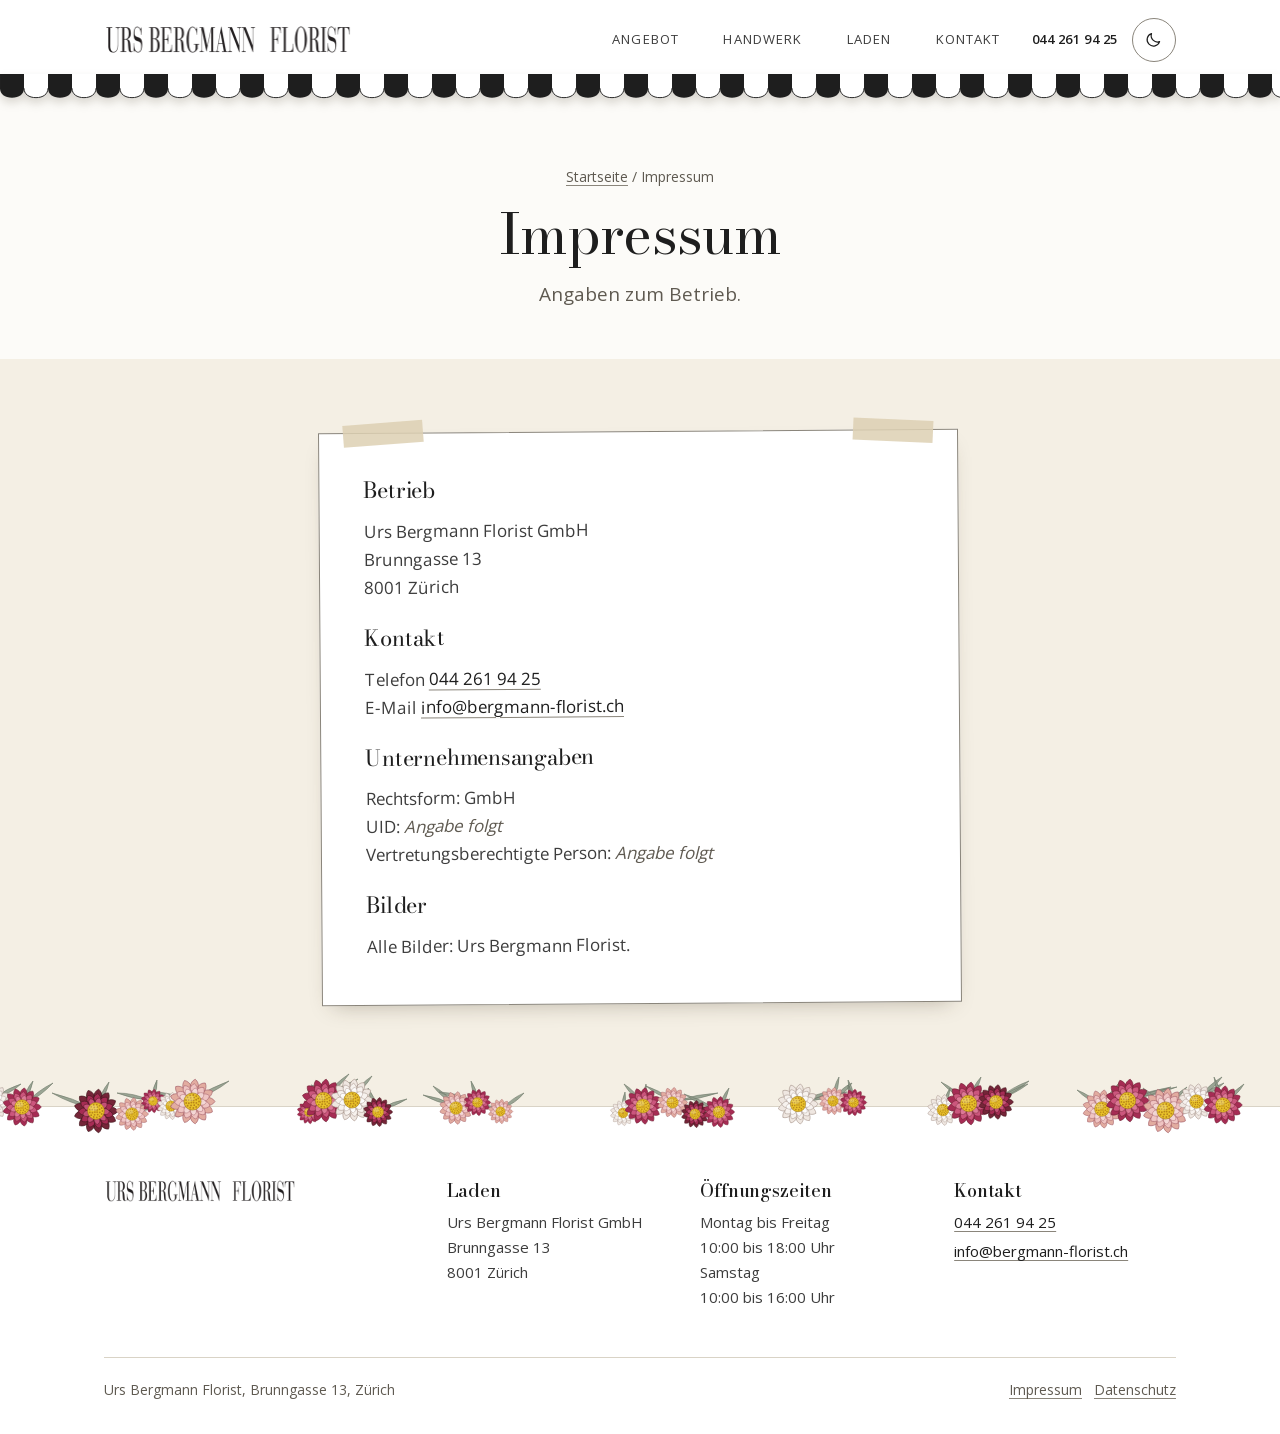
<file: impressum/index.html>
<!doctype html>
<html lang="de-CH">
<head>
<meta charset="utf-8"><meta http-equiv="Content-Security-Policy" content="default-src 'self'; img-src 'self' data:; style-src 'self' 'unsafe-inline'; font-src 'self'; script-src 'self'; connect-src 'self'; form-action 'none'; base-uri 'none'"><meta name="robots" content="noindex, nofollow"><meta name="referrer" content="same-origin">
<meta name="viewport" content="width=device-width, initial-scale=1">
<title>Impressum, Urs Bergmann Florist</title>
<meta name="description" content="Impressum von Urs Bergmann Florist GmbH, Brunngasse 13, 8001 Zürich.">
<link rel="stylesheet" href="../style.css">
<link rel="stylesheet" href="../nacht.css">
<script src="../assets/thema.js"></script>
<script src="../assets/zeichnen.js" defer></script>
</head>
<body>
<a class="sprung" href="#inhalt">Zum Inhalt</a>
<header class="kopf">
  <div class="huelle kopf__innen">
    <a class="marke" href="../" aria-label="Urs Bergmann Florist, zur Startseite"><img src="../assets/logo.png" width="500" height="62" alt="Urs Bergmann Florist"></a>
    <nav class="menue" aria-label="Hauptmenü"><ul><li><a href="../angebot/">Angebot</a></li><li><a href="../handwerk/">Handwerk</a></li><li><a href="../laden/">Laden</a></li><li><a href="../kontakt/">Kontakt</a></li></ul></nav>
    <div class="kopf__rechts"><a class="kopf__telefon" href="tel:+41442619425">044 261 94 25</a><button class="themaknopf" type="button" aria-pressed="false" hidden><span class="sr">Nachtansicht</span><svg class="z themaknopf__mond" aria-hidden="true" focusable="false"><use href="../assets/zeichen.svg#mond"/></svg><svg class="z themaknopf__sonne" aria-hidden="true" focusable="false"><use href="../assets/zeichen.svg#sonne"/></svg></button></div>
  </div>
</header>

<main id="inhalt">
<section class="seitenkopf" aria-labelledby="titel-seite">
  <div class="huelle">
    <p class="pfad"><a href="../">Startseite</a> <span aria-hidden="true">/</span> Impressum</p>
    
    <h1 id="titel-seite">Impressum</h1>
    <p>Angaben zum Betrieb.</p>
  </div>
  
</section><section class="abschnitt abschnitt--heu abschnitt--knapp" aria-label="Angaben">
  <div class="huelle"><div class="aushang"><h2>Betrieb</h2>
    <p>Urs Bergmann Florist GmbH<br>Brunngasse 13<br>8001 Zürich</p>
    <h2>Kontakt</h2>
    <p>Telefon <a href="tel:+41442619425">044 261 94 25</a><br>E-Mail <a href="mailto:info@bergmann-florist.ch">info@bergmann-florist.ch</a></p>
    <h2>Unternehmensangaben</h2>
    <p>Rechtsform: GmbH<br>UID: <span class="angabe-folgt">Angabe folgt</span><br>Vertretungsberechtigte Person: <span class="angabe-folgt">Angabe folgt</span></p>
    <h2>Bilder</h2>
    <p>Alle Bilder: Urs Bergmann Florist.</p></div></div>
</section>
</main>

<footer class="fuss">
  <div class="fuss__kranz" aria-hidden="true"><svg class="fuss__kranz--breit" viewBox="0 0 1440 60" preserveAspectRatio="xMidYMid slice" focusable="false"><path class="fuss__blaetter" d="M21 25Q35 23 46 15Q32 17 21 25ZM22 26Q39 26 54 19Q37 19 22 26ZM46 27Q53 18 56 7Q48 15 46 27ZM44 27Q46 16 41 5Q39 16 44 27ZM75 21Q90 17 101 7Q87 11 75 21ZM71 21Q66 11 56 5Q61 15 71 21ZM105 27Q121 19 133 6Q117 14 105 27ZM103 26Q111 16 113 4Q105 13 103 26ZM177 30Q186 19 189 5Q180 16 177 30ZM172 31Q153 21 132 16Q151 27 172 31ZM215 34Q229 30 240 20Q226 24 215 34ZM216 35Q234 33 251 25Q232 27 216 35ZM229 23Q214 16 197 16Q212 22 229 23ZM233 20Q238 12 237 3Q232 11 233 20ZM255 27Q269 27 283 21Q268 21 255 27ZM253 26Q266 20 276 10Q263 15 253 26ZM269 23Q249 15 228 14Q248 21 269 23ZM275 22Q294 16 309 4Q291 10 275 22ZM390 31Q398 27 400 19Q392 23 390 31ZM392 32Q405 28 416 19Q403 23 392 32ZM406 20Q424 14 438 2Q421 8 406 20ZM405 20Q419 11 429 -3Q415 6 405 20ZM433 19Q445 11 452 -1Q440 7 433 19ZM428 21Q410 12 391 8Q408 18 428 21ZM457 31Q455 20 448 11Q449 23 457 31ZM461 32Q475 30 487 22Q473 24 461 32ZM533 28Q519 20 503 18Q517 26 533 28ZM534 27Q526 16 513 9Q521 20 534 27ZM557 22Q557 12 551 4Q551 14 557 22ZM554 24Q538 16 519 15Q536 23 554 24ZM577 32Q566 26 552 26Q564 32 577 32ZM583 31Q596 26 604 16Q592 21 583 31ZM703 32Q707 24 705 15Q701 23 703 32ZM706 33Q719 31 730 23Q716 25 706 33ZM722 26Q715 14 704 7Q711 19 722 26ZM724 25Q728 17 726 7Q722 16 724 25ZM756 24Q778 23 798 16Q777 17 756 24ZM750 22Q739 13 726 9Q736 18 750 22ZM772 34Q763 25 751 21Q760 30 772 34ZM778 34Q795 31 810 22Q793 25 778 34ZM800 31Q807 22 809 11Q801 20 800 31ZM796 32Q781 22 764 17Q779 28 796 32ZM882 25Q898 22 913 14Q896 16 882 25ZM882 25Q905 23 927 15Q904 17 882 25ZM915 21Q926 16 932 6Q921 11 915 21ZM914 20Q919 11 919 0Q913 10 914 20ZM933 22Q933 14 928 8Q927 16 933 22ZM933 22Q934 12 928 3Q928 13 933 22ZM1026 30Q1043 25 1056 14Q1040 19 1026 30ZM1024 29Q1030 21 1030 11Q1024 19 1024 29ZM1046 24Q1035 12 1021 5Q1032 17 1046 24ZM1049 23Q1058 13 1061 0Q1052 10 1049 23ZM1079 22Q1095 17 1108 7Q1092 12 1079 22ZM1078 22Q1095 16 1109 4Q1092 10 1078 22ZM1180 28Q1170 18 1157 13Q1167 23 1180 28ZM1183 28Q1194 19 1199 6Q1189 15 1183 28ZM1211 22Q1235 19 1257 10Q1233 13 1211 22ZM1211 22Q1232 19 1251 10Q1230 13 1211 22ZM1247 30Q1259 22 1267 10Q1255 17 1247 30ZM1243 30Q1235 18 1223 11Q1231 23 1243 30ZM1279 21Q1293 13 1302 0Q1288 8 1279 21ZM1279 21Q1294 16 1304 6Q1290 11 1279 21ZM1305 25Q1317 19 1324 7Q1313 14 1305 25ZM1302 24Q1301 11 1294 0Q1295 13 1302 24Z"/><use href="../assets/zeichen.svg#strohblume" x="0" y="10" width="36" height="36"/><use href="../assets/zeichen.svg#strohblume" x="20" y="6" width="50" height="50" style="--sb-a:#e2aca0;--sb-b:#efc4c2;--sb-c:#f6dcda;--sb-l:#a8656e"/><use href="../assets/zeichen.svg#strohblume" x="54" y="6" width="38" height="38" style="--sb-a:#efe7e1;--sb-b:#f7f2ee;--sb-c:#fff;--sb-l:#a8968e"/><use href="../assets/zeichen.svg#strohblume" x="81" y="9" width="42" height="42"/><use href="../assets/zeichen.svg#strohblume" x="152" y="10" width="48" height="48" style="--sb-a:#752538;--sb-b:#a62c54;--sb-c:#cb567d;--sb-l:#42171e"/><use href="../assets/zeichen.svg#strohblume" x="194" y="19" width="36" height="36" style="--sb-a:#e2aca0;--sb-b:#efc4c2;--sb-c:#f6dcda;--sb-l:#a8656e"/><use href="../assets/zeichen.svg#strohblume" x="220" y="11" width="26" height="26"/><use href="../assets/zeichen.svg#strohblume" x="236" y="14" width="30" height="30" style="--sb-a:#efe7e1;--sb-b:#f7f2ee;--sb-c:#fff;--sb-l:#a8968e"/><use href="../assets/zeichen.svg#strohblume" x="248" y="-0" width="49" height="49" style="--sb-a:#e2aca0;--sb-b:#efc4c2;--sb-c:#f6dcda;--sb-l:#a8656e"/><use href="../assets/zeichen.svg#strohblume" x="376" y="22" width="26" height="26"/><use href="../assets/zeichen.svg#strohblume" x="380" y="-0" width="47" height="47"/><use href="../assets/zeichen.svg#strohblume" x="409" y="0" width="46" height="46" style="--sb-a:#efe7e1;--sb-b:#f7f2ee;--sb-c:#fff;--sb-l:#a8968e"/><use href="../assets/zeichen.svg#strohblume" x="442" y="19" width="32" height="32" style="--sb-a:#752538;--sb-b:#a62c54;--sb-c:#cb567d;--sb-l:#42171e"/><use href="../assets/zeichen.svg#strohblume" x="518" y="13" width="36" height="36" style="--sb-a:#e2aca0;--sb-b:#efc4c2;--sb-c:#f6dcda;--sb-l:#a8656e"/><use href="../assets/zeichen.svg#strohblume" x="543" y="11" width="29" height="29"/><use href="../assets/zeichen.svg#strohblume" x="567" y="21" width="27" height="27" style="--sb-a:#e2aca0;--sb-b:#efc4c2;--sb-c:#f6dcda;--sb-l:#a8656e"/><use href="../assets/zeichen.svg#strohblume" x="689" y="22" width="28" height="28" style="--sb-a:#efe7e1;--sb-b:#f7f2ee;--sb-c:#fff;--sb-l:#a8968e"/><use href="../assets/zeichen.svg#strohblume" x="703" y="9" width="40" height="40"/><use href="../assets/zeichen.svg#strohblume" x="736" y="9" width="33" height="33" style="--sb-a:#e2aca0;--sb-b:#efc4c2;--sb-c:#f6dcda;--sb-l:#a8656e"/><use href="../assets/zeichen.svg#strohblume" x="760" y="22" width="30" height="30" style="--sb-a:#752538;--sb-b:#a62c54;--sb-c:#cb567d;--sb-l:#42171e"/><use href="../assets/zeichen.svg#strohblume" x="782" y="18" width="34" height="34"/><use href="../assets/zeichen.svg#strohblume" x="856" y="5" width="44" height="44" style="--sb-a:#efe7e1;--sb-b:#f7f2ee;--sb-c:#fff;--sb-l:#a8968e"/><use href="../assets/zeichen.svg#strohblume" x="898" y="9" width="30" height="30" style="--sb-a:#e2aca0;--sb-b:#efc4c2;--sb-c:#f6dcda;--sb-l:#a8656e"/><use href="../assets/zeichen.svg#strohblume" x="919" y="11" width="29" height="29"/><use href="../assets/zeichen.svg#strohblume" x="1006" y="16" width="34" height="34" style="--sb-a:#efe7e1;--sb-b:#f7f2ee;--sb-c:#fff;--sb-l:#a8968e"/><use href="../assets/zeichen.svg#strohblume" x="1025" y="3" width="47" height="47"/><use href="../assets/zeichen.svg#strohblume" x="1057" y="6" width="38" height="38" style="--sb-a:#752538;--sb-b:#a62c54;--sb-c:#cb567d;--sb-l:#42171e"/><use href="../assets/zeichen.svg#strohblume" x="1161" y="11" width="42" height="42" style="--sb-a:#e2aca0;--sb-b:#efc4c2;--sb-c:#f6dcda;--sb-l:#a8656e"/><use href="../assets/zeichen.svg#strohblume" x="1184" y="-0" width="47" height="47"/><use href="../assets/zeichen.svg#strohblume" x="1221" y="9" width="49" height="49" style="--sb-a:#e2aca0;--sb-b:#efc4c2;--sb-c:#f6dcda;--sb-l:#a8656e"/><use href="../assets/zeichen.svg#strohblume" x="1257" y="5" width="39" height="39" style="--sb-a:#efe7e1;--sb-b:#f7f2ee;--sb-c:#fff;--sb-l:#a8968e"/><use href="../assets/zeichen.svg#strohblume" x="1282" y="7" width="42" height="42"/></svg><svg class="fuss__kranz--schmal" viewBox="0 0 400 60" preserveAspectRatio="xMidYMid slice" focusable="false"><path class="fuss__blaetter" d="M18 26Q32 26 45 20Q31 20 18 26ZM11 25Q2 15 -11 12Q-1 21 11 25ZM35 29Q53 27 69 19Q51 21 35 29ZM29 28Q22 17 11 10Q18 21 29 28ZM49 34Q31 26 11 25Q30 32 49 34ZM51 32Q42 22 30 17Q38 27 51 32ZM117 24Q129 21 139 13Q126 15 117 24ZM117 25Q132 24 146 16Q131 18 117 25ZM140 24Q157 23 174 17Q156 17 140 24ZM134 22Q128 11 118 5Q124 15 134 22ZM147 28Q140 20 129 18Q137 25 147 28ZM153 29Q168 30 181 24Q167 23 153 29ZM167 22Q175 13 178 2Q170 10 167 22ZM162 24Q147 18 131 18Q146 24 162 24ZM231 26Q243 23 252 14Q240 17 231 26ZM232 27Q247 25 260 17Q245 19 232 27ZM249 27Q261 25 269 17Q258 19 249 27ZM250 28Q265 27 279 20Q264 21 250 28ZM317 28Q313 20 305 17Q309 25 317 28ZM323 30Q335 30 346 24Q334 24 323 30ZM332 28Q329 19 321 13Q324 22 332 28ZM336 29Q349 24 359 14Q346 19 336 29Z"/><use href="../assets/zeichen.svg#strohblume" x="2" y="16" width="24" height="24"/><use href="../assets/zeichen.svg#strohblume" x="14" y="14" width="34" height="34" style="--sb-a:#e2aca0;--sb-b:#efc4c2;--sb-c:#f6dcda;--sb-l:#a8656e"/><use href="../assets/zeichen.svg#strohblume" x="39" y="22" width="27" height="27" style="--sb-a:#efe7e1;--sb-b:#f7f2ee;--sb-c:#fff;--sb-l:#a8968e"/><use href="../assets/zeichen.svg#strohblume" x="98" y="11" width="31" height="31"/><use href="../assets/zeichen.svg#strohblume" x="124" y="14" width="23" height="23" style="--sb-a:#752538;--sb-b:#a62c54;--sb-c:#cb567d;--sb-l:#42171e"/><use href="../assets/zeichen.svg#strohblume" x="138" y="19" width="24" height="24" style="--sb-a:#e2aca0;--sb-b:#efc4c2;--sb-c:#f6dcda;--sb-l:#a8656e"/><use href="../assets/zeichen.svg#strohblume" x="149" y="9" width="34" height="34"/><use href="../assets/zeichen.svg#strohblume" x="218" y="18" width="22" height="22" style="--sb-a:#efe7e1;--sb-b:#f7f2ee;--sb-c:#fff;--sb-l:#a8968e"/><use href="../assets/zeichen.svg#strohblume" x="234" y="18" width="24" height="24" style="--sb-a:#e2aca0;--sb-b:#efc4c2;--sb-c:#f6dcda;--sb-l:#a8656e"/><use href="../assets/zeichen.svg#strohblume" x="308" y="21" width="22" height="22"/><use href="../assets/zeichen.svg#strohblume" x="320" y="19" width="26" height="26"/></svg></div>
  <div class="huelle">
    <div class="fuss__raster">
      <div><a href="../" aria-label="Urs Bergmann Florist, zur Startseite"><img src="../assets/logo.png" width="500" height="62" alt="Urs Bergmann Florist" loading="lazy"></a></div>
      <div><h2>Laden</h2><address>Urs Bergmann Florist GmbH<br>Brunngasse 13<br>8001 Zürich</address></div>
      <div><h2>Öffnungszeiten</h2><p>Montag bis Freitag<br>10:00 bis 18:00 Uhr<br>Samstag<br>10:00 bis 16:00 Uhr</p></div>
      <div><h2>Kontakt</h2><ul><li><a href="tel:+41442619425">044 261 94 25</a></li><li><a href="mailto:info@bergmann-florist.ch">info@bergmann-florist.ch</a></li></ul></div>
    </div>
    <div class="fuss__unten">
      <p>Urs Bergmann Florist, Brunngasse 13, Zürich</p>
      <p><a href="../impressum/">Impressum</a> &nbsp; <a href="../datenschutz/">Datenschutz</a></p>
    </div>
  </div>
</footer>
</body>
</html>
</file>
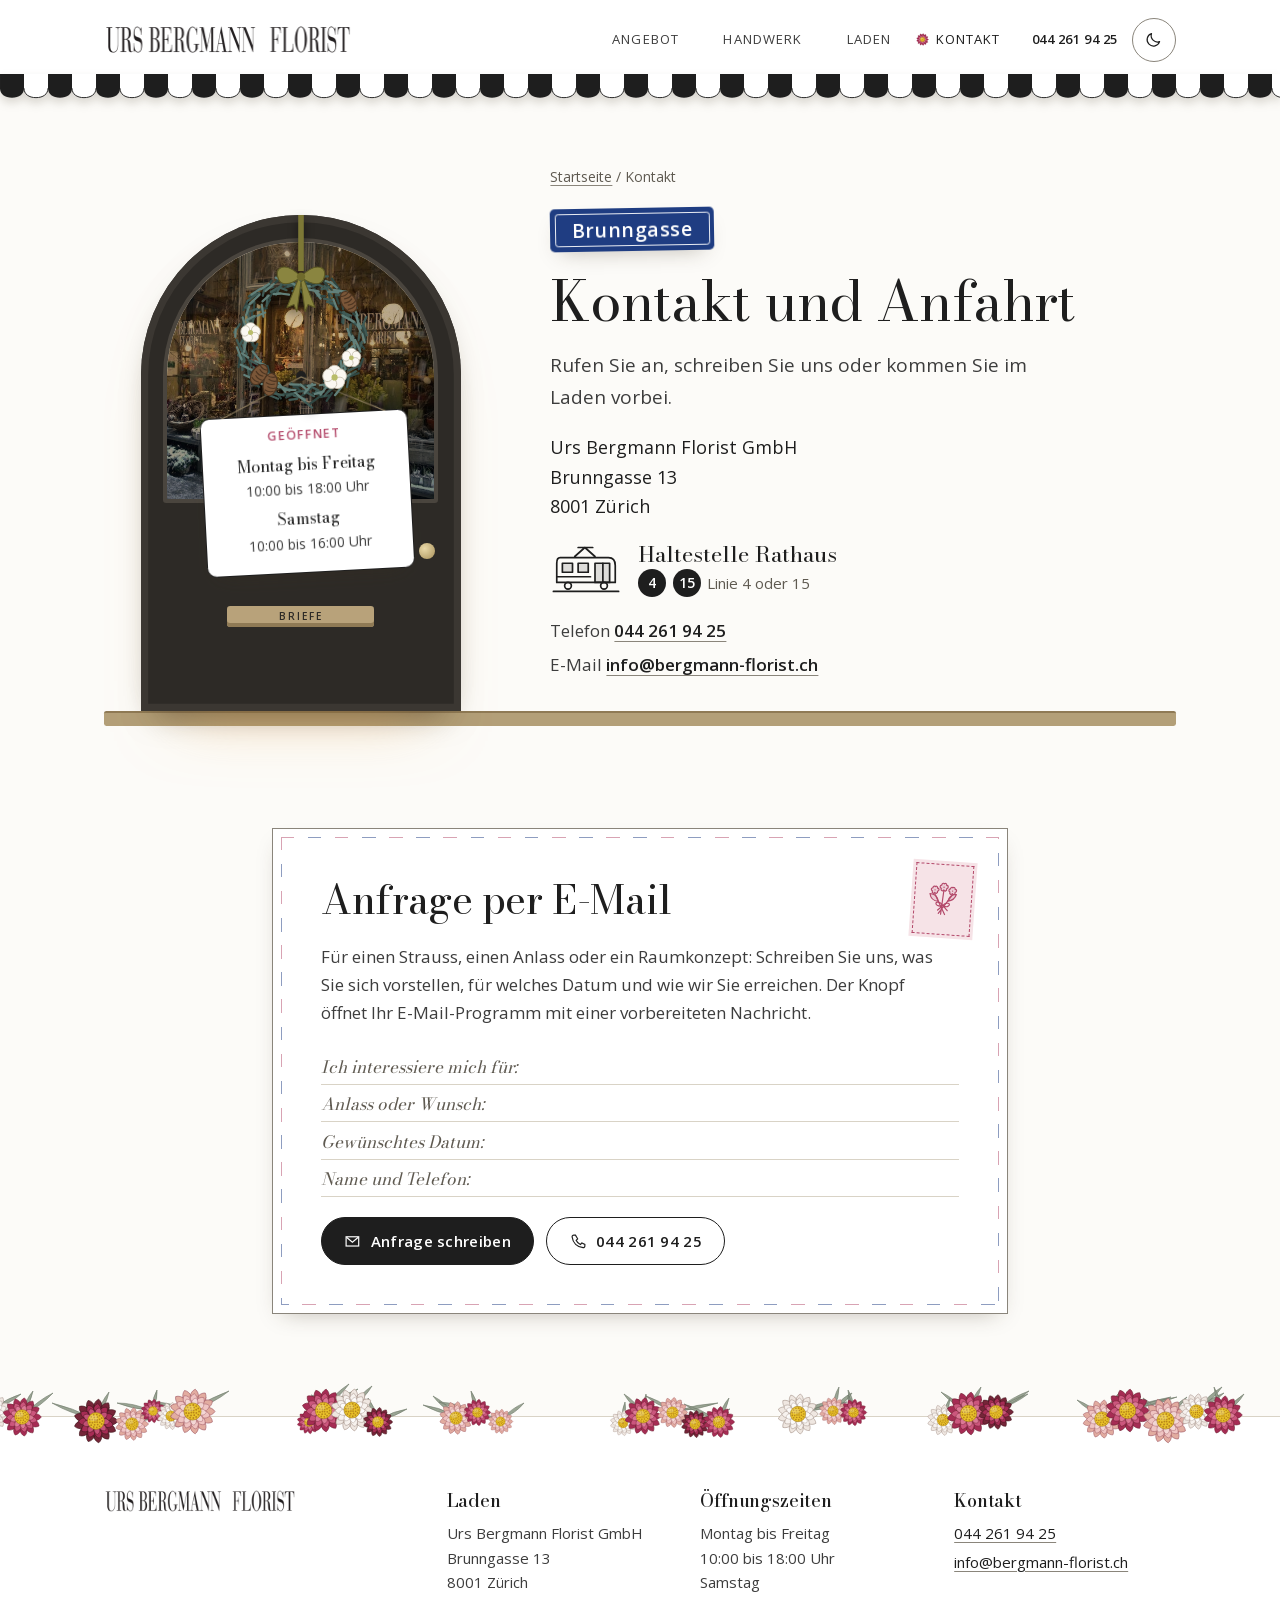
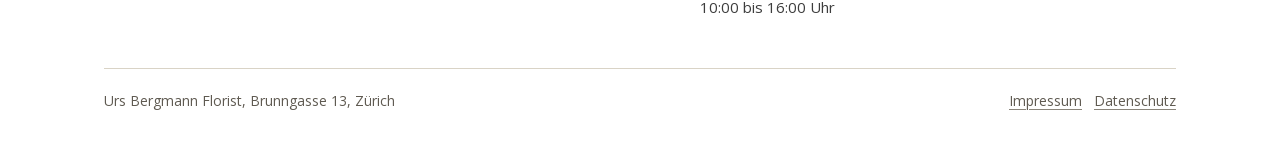
<file: kontakt/index.html>
<!doctype html>
<html lang="de-CH">
<head>
<meta charset="utf-8"><meta http-equiv="Content-Security-Policy" content="default-src 'self'; img-src 'self' data:; style-src 'self' 'unsafe-inline'; font-src 'self'; script-src 'self'; connect-src 'self'; form-action 'none'; base-uri 'none'"><meta name="robots" content="noindex, nofollow"><meta name="referrer" content="same-origin">
<meta name="viewport" content="width=device-width, initial-scale=1">
<title>Kontakt, Urs Bergmann Florist Zürich</title>
<meta name="description" content="Urs Bergmann Florist, Brunngasse 13, 8001 Zürich. Telefon 044 261 94 25, info@bergmann-florist.ch. Mo bis Fr 10 bis 18 Uhr, Sa 10 bis 16 Uhr.">
<link rel="stylesheet" href="../style.css">
<link rel="stylesheet" href="../nacht.css">
<script src="../assets/thema.js"></script>
<script src="../assets/zeichnen.js" defer></script>
</head>
<body>
<a class="sprung" href="#inhalt">Zum Inhalt</a>
<header class="kopf">
  <div class="huelle kopf__innen">
    <a class="marke" href="../" aria-label="Urs Bergmann Florist, zur Startseite"><img src="../assets/logo.png" width="500" height="62" alt="Urs Bergmann Florist"></a>
    <nav class="menue" aria-label="Hauptmenü"><ul><li><a href="../angebot/">Angebot</a></li><li><a href="../handwerk/">Handwerk</a></li><li><a href="../laden/">Laden</a></li><li><a href="../kontakt/" aria-current="page">Kontakt</a></li></ul></nav>
    <div class="kopf__rechts"><a class="kopf__telefon" href="tel:+41442619425">044 261 94 25</a><button class="themaknopf" type="button" aria-pressed="false" hidden><span class="sr">Nachtansicht</span><svg class="z themaknopf__mond" aria-hidden="true" focusable="false"><use href="../assets/zeichen.svg#mond"/></svg><svg class="z themaknopf__sonne" aria-hidden="true" focusable="false"><use href="../assets/zeichen.svg#sonne"/></svg></button></div>
  </div>
</header>

<main id="inhalt">
<section class="eingang" aria-labelledby="titel-seite">
  <div class="huelle eingang__raster">
    <div class="tuer">
      <div class="tuer__glas"><img src="../assets/bilder/laden-winter.jpg" width="800" height="450" alt="Die Ladentür an der Brunngasse 13 im Winter" fetchpriority="high"></div>
      <div class="tuer__kranz" aria-hidden="true"><svg viewBox="0 -22 120 152" focusable="false"><g fill="none" stroke-width="1.6" stroke-linecap="round"><path d="M96.2 63.2l1.9 7.9M102.2 69.4l3.0 4.0M101.6 71.0l-6.0 4.5M93.0 70.6l0.4 9.1M92.5 72.6l0.3 8.7M104.3 80.8l-3.0 7.3M90.9 79.1l-4.1 6.1M101.1 91.0l-6.0 2.1M92.7 87.2l-5.5 5.9M88.5 86.6l-5.3 3.6M93.2 94.7l-5.4 4.8M89.3 98.9l-5.5 -0.5M86.1 96.8l-6.9 1.7M84.8 100.8l-8.2 0.9M82.2 105.1l-3.9 5.7M80.0 106.9l-5.6 1.1M74.7 106.7l-6.3 -1.7M73.3 107.8l-6.5 4.7M67.0 102.2l-4.4 2.6M64.4 104.6l-4.5 3.0M63.6 99.7l-9.0 1.1M59.3 103.3l-6.1 -5.1M55.3 105.6l-5.9 2.8M53.1 105.5l-5.6 0.3M48.5 103.4l-4.4 -2.8M45.6 109.0l-4.5 -5.6M44.1 100.9l-3.6 -5.7M42.7 101.1l-7.6 -1.6M42.2 94.5l-5.3 -4.1M38.4 94.8l-2.3 -8.9M30.0 100.7l-7.5 -4.1M33.4 92.5l-0.2 -8.0M31.0 90.9l0.4 -9.3M23.7 90.5l-3.6 -5.4M24.7 85.9l-2.9 -6.4M15.4 86.6l1.4 -8.4M25.3 80.1l1.8 -8.6M26.3 75.6l2.5 -5.6M26.6 72.5l-1.6 -5.1M25.4 71.2l-0.4 -6.9M24.4 68.8l-2.7 -8.4M20.7 64.4l-0.5 -5.3M27.0 63.3l-2.9 -8.6M18.3 59.4l0.9 -8.5M23.3 55.2l3.3 -3.9M25.2 54.4l-0.3 -7.7M18.8 45.8l2.6 -5.3M26.2 46.3l0.6 -6.2M29.2 46.0l6.3 -1.5M22.7 36.3l8.1 -1.9M35.4 43.0l2.5 -4.6M29.1 31.7l5.5 -1.9M37.2 37.6l3.4 -5.4M36.2 29.7l2.7 -4.8M39.9 34.0l6.6 -5.9M41.3 26.7l4.5 -4.5M43.4 21.5l7.9 -0.3M48.2 30.1l6.9 -3.6M53.7 27.8l4.3 2.7M55.0 29.9l7.7 0.2M57.0 30.0l6.7 5.7M60.7 25.8l5.2 -2.3M64.3 27.4l7.3 -0.6M71.0 17.5l4.2 7.5M69.1 30.4l5.7 6.4M71.3 35.8l5.7 0.2M76.8 26.0l5.1 5.6M82.0 23.4l5.4 7.8M79.9 34.3l1.2 7.0M84.9 35.1l2.0 6.1M81.7 41.4l5.0 3.9M89.4 39.1l0.7 6.4M94.7 39.1l5.1 5.0M87.7 47.1l4.7 2.8M90.4 48.7l-1.2 5.9M96.9 47.5l4.4 5.7M94.2 52.1l6.3 5.4M95.8 55.8l-0.5 7.0M102.6 57.2l3.8 3.7M104.1 59.7l2.1 7.2" stroke="#2f4642"/><path d="M97.8 65.5l-7.0 6.3M103.5 68.5l-1.6 5.8M98.8 71.4l-0.7 6.7M95.1 73.2l4.0 8.0M100.9 76.3l-4.4 7.8M97.3 80.2l-3.3 5.9M102.0 85.6l-8.2 3.4M99.2 89.6l-4.5 2.8M92.1 87.9l-6.1 1.4M94.4 92.6l-1.5 8.2M90.5 93.2l-5.6 5.9M85.2 95.3l-3.1 5.5M78.8 91.6l-2.4 5.2M82.3 101.8l-4.1 3.6M80.0 103.3l-3.3 3.9M76.3 104.1l-5.7 -0.2M72.4 103.2l-7.1 -3.5M69.3 107.4l-5.3 -2.6M67.9 115.5l-7.1 -5.8M65.4 103.2l-8.5 1.1M62.6 109.3l-7.8 -2.3M57.3 109.4l-5.5 0.6M54.7 105.3l-4.9 1.7M52.6 102.7l-7.7 -2.1M47.6 106.9l-7.2 -1.5M43.6 109.3l-8.7 -3.6M40.5 104.9l-5.8 1.3M41.7 97.4l-5.1 0.4M39.8 97.0l-7.3 -0.2M35.7 94.4l-7.8 0.1M34.6 91.8l-1.3 -5.3M28.3 94.2l-2.1 -7.6M22.9 93.8l-1.0 -7.4M28.7 84.7l-4.9 -2.7M18.2 88.7l-0.3 -8.8M19.6 82.8l-4.6 -4.8M19.8 81.8l-2.5 -8.6M21.4 77.6l-3.0 -6.9M17.3 74.4l-3.2 -7.2M16.3 70.8l4.3 -7.4M23.3 67.4l2.1 -7.2M12.3 61.9l4.0 -5.9M25.9 61.8l-0.7 -6.7M24.1 61.0l2.0 -8.8M22.0 53.4l5.3 -2.8M22.7 51.0l-1.4 -7.5M22.7 47.1l6.0 -2.1M20.1 44.1l6.2 -4.3M21.5 39.7l6.2 -4.6M23.3 35.5l6.9 -1.8M35.4 43.0l0.7 -7.4M32.7 35.7l1.6 -6.7M34.0 31.2l5.8 -1.9M38.5 33.0l4.4 -2.8M42.2 34.9l4.1 -8.1M44.3 29.6l5.4 2.1M48.0 27.7l5.1 -0.6M50.6 29.2l6.3 -2.1M53.8 32.3l6.2 -2.0M56.5 23.0l6.0 3.9M58.5 23.2l6.4 6.0M63.7 25.8l5.1 -0.9M65.0 30.1l7.2 -2.6M68.9 26.1l6.4 3.0M72.9 22.1l6.3 -0.2M74.7 30.9l5.2 -1.4M76.8 28.7l5.4 7.3M76.4 37.8l6.3 1.2M78.6 40.1l5.5 1.2M84.9 35.2l6.7 -0.1M88.9 33.5l3.3 7.1M90.2 39.4l3.9 3.4M97.8 39.2l1.8 5.3M89.9 47.4l5.9 2.5M90.8 47.4l-0.6 8.1M92.4 49.7l6.8 6.1M106.7 50.8l-2.8 6.6M95.4 56.6l-1.3 7.3M104.8 57.0l2.2 7.0M101.9 61.6l-0.8 6.0" stroke="#3f5a55"/><path d="M96.8 64.3l1.6 8.3M98.7 67.2l3.7 8.3M96.8 71.7l-5.9 5.9M98.4 74.6l-0.9 5.9M93.3 77.2l2.7 6.8M91.2 78.0l-0.8 8.2M90.5 80.7l1.0 7.7M88.4 82.3l1.1 8.6M95.1 91.7l-5.5 3.7M89.5 91.7l-9.1 0.9M86.3 91.6l-1.2 8.4M89.6 100.1l-5.3 6.6M82.7 98.5l-6.1 1.4M81.0 98.3l-7.5 1.3M78.0 100.9l-4.0 5.4M75.4 104.4l-5.6 1.4M70.1 99.2l-5.3 0.9M68.1 98.6l-5.5 6.6M64.4 103.2l-4.8 -4.2M62.8 110.3l-4.2 -2.8M59.9 108.4l-4.1 -3.5M58.6 99.1l-6.4 -0.2M56.1 102.9l-8.1 0.1M51.8 103.5l-7.5 -3.4M48.8 104.4l-4.8 -6.5M45.4 100.9l-5.3 -2.2M43.8 100.9l-6.4 -4.7M40.3 98.4l-8.5 0.4M35.3 99.1l-1.3 -4.9M34.2 95.0l-0.6 -5.8M36.9 91.9l-6.5 -5.2M25.7 95.0l-6.2 -2.7M34.5 85.5l-7.1 -3.2M24.8 88.7l-7.8 -3.8M30.7 82.1l-5.3 -6.7M22.3 79.8l-4.4 -3.0M17.5 81.2l-3.2 -8.7M19.3 75.7l1.5 -7.6M19.5 73.2l0.4 -6.7M21.1 68.7l0.8 -6.3M13.1 65.0l0.2 -5.4M25.6 63.7l-3.9 -8.0M21.7 61.5l0.2 -7.3M20.1 56.5l-1.8 -5.3M21.0 53.2l5.9 -3.2M20.8 49.4l2.1 -5.9M28.8 50.0l5.6 -2.3M33.2 50.6l-1.2 -8.6M23.4 41.5l6.9 -6.4M24.6 34.8l6.3 -4.0M32.5 39.7l4.5 -4.2M31.5 30.9l5.7 -3.7M34.7 32.3l5.8 -5.0M40.5 34.5l5.2 -0.4M43.9 33.9l7.6 1.0M41.9 22.7l6.7 2.2M45.7 21.1l9.1 1.5M52.0 25.5l5.6 3.7M53.7 19.7l4.8 3.3M56.5 21.0l7.2 2.4M58.8 29.3l7.5 -0.5M65.4 20.4l5.0 1.5M65.4 31.3l7.2 1.3M69.2 31.9l4.1 3.2M70.1 32.7l3.9 5.0M77.6 25.1l5.0 1.8M81.2 25.9l4.4 4.1M79.5 32.7l7.3 0.7M83.4 31.5l9.4 1.4M83.1 38.1l2.7 7.1M89.6 34.4l5.4 6.5M94.5 37.3l-0.7 7.6M94.5 42.1l3.8 3.9M97.2 43.1l3.2 6.6M89.5 49.8l8.2 4.5M99.6 49.8l1.4 6.5M100.2 52.7l2.5 5.9M100.3 56.5l2.4 5.3M93.1 59.3l3.1 7.9M103.8 63.1l1.7 5.9" stroke="#62807a"/></g><g class="kranz__zapfen" transform="rotate(35 30 92)"><ellipse cx="30" cy="92" rx="5" ry="8"/><path d="M26.8 86.0q3.2 1.6 6.4 0"/><path d="M28.3 88.6q3.2 1.6 6.4 0"/><path d="M26.8 91.2q3.2 1.6 6.4 0"/><path d="M28.3 93.8q3.2 1.6 6.4 0"/><path d="M26.8 96.4q3.2 1.6 6.4 0"/></g><g class="kranz__zapfen" transform="rotate(10 38 99)"><ellipse cx="38" cy="99" rx="5" ry="8"/><path d="M34.8 93.0q3.2 1.6 6.4 0"/><path d="M36.3 95.6q3.2 1.6 6.4 0"/><path d="M34.8 98.2q3.2 1.6 6.4 0"/><path d="M36.3 100.8q3.2 1.6 6.4 0"/><path d="M34.8 103.4q3.2 1.6 6.4 0"/></g><g class="kranz__rose"><ellipse cx="84.0" cy="89.2" rx="4.6" ry="3.8" transform="rotate(0 84.0 89.2)"/><ellipse cx="88.6" cy="92.5" rx="4.6" ry="3.8" transform="rotate(72 88.6 92.5)"/><ellipse cx="86.8" cy="97.9" rx="4.6" ry="3.8" transform="rotate(144 86.8 97.9)"/><ellipse cx="81.2" cy="97.9" rx="4.6" ry="3.8" transform="rotate(216 81.2 97.9)"/><ellipse cx="79.4" cy="92.5" rx="4.6" ry="3.8" transform="rotate(288 79.4 92.5)"/><circle cx="84" cy="94" r="2.2" fill="#b9bd6a" stroke="none"/></g><g class="kranz__rose"><ellipse cx="96.0" cy="76.2" rx="3.6" ry="3.0" transform="rotate(0 96.0 76.2)"/><ellipse cx="99.6" cy="78.8" rx="3.6" ry="3.0" transform="rotate(72 99.6 78.8)"/><ellipse cx="98.2" cy="83.1" rx="3.6" ry="3.0" transform="rotate(144 98.2 83.1)"/><ellipse cx="93.8" cy="83.1" rx="3.6" ry="3.0" transform="rotate(216 93.8 83.1)"/><ellipse cx="92.4" cy="78.8" rx="3.6" ry="3.0" transform="rotate(288 92.4 78.8)"/><circle cx="96" cy="80" r="1.7" fill="#b9bd6a" stroke="none"/></g><g class="kranz__rose"><ellipse cx="24.0" cy="58.0" rx="3.8" ry="3.1" transform="rotate(0 24.0 58.0)"/><ellipse cx="27.8" cy="60.8" rx="3.8" ry="3.1" transform="rotate(72 27.8 60.8)"/><ellipse cx="26.3" cy="65.2" rx="3.8" ry="3.1" transform="rotate(144 26.3 65.2)"/><ellipse cx="21.7" cy="65.2" rx="3.8" ry="3.1" transform="rotate(216 21.7 65.2)"/><ellipse cx="20.2" cy="60.8" rx="3.8" ry="3.1" transform="rotate(288 20.2 60.8)"/><circle cx="24" cy="62" r="1.8" fill="#b9bd6a" stroke="none"/></g><g class="kranz__zapfen" transform="rotate(-30 94 40)"><ellipse cx="94" cy="40" rx="5" ry="8"/><path d="M90.8 34.0q3.2 1.6 6.4 0"/><path d="M92.3 36.6q3.2 1.6 6.4 0"/><path d="M90.8 39.2q3.2 1.6 6.4 0"/><path d="M92.3 41.8q3.2 1.6 6.4 0"/><path d="M90.8 44.4q3.2 1.6 6.4 0"/></g><path class="kranz__band" d="M60 -22V18"/><path class="kranz__schleife" d="M60 22C48 10 40 16 44 24C47 30 56 26 60 22C64 26 73 30 76 24C80 16 72 10 60 22ZM58 24L50 44L55 42L57 47L60 26M62 24L70 44L65 42L63 47L60 26Z"/><circle cx="60" cy="22" r="3" fill="#6f6a2c"/></svg></div>
      <div class="schild">
  <svg class="schild__schnur" viewBox="0 0 100 40" preserveAspectRatio="none" aria-hidden="true"><path d="M10 40L50 1L90 40" fill="none" stroke="currentColor" stroke-width="1.2" vector-effect="non-scaling-stroke"/></svg>
  <p class="schild__kopf">Geöffnet</p>
  <dl>
    <dt>Montag bis Freitag</dt><dd>10:00 bis 18:00 Uhr</dd>
    <dt>Samstag</dt><dd>10:00 bis 16:00 Uhr</dd>
  </dl>
</div>
      <a class="tuer__schlitz" href="mailto:info@bergmann-florist.ch?subject=Anfrage&amp;body=Guten Tag%0A%0AIch interessiere mich f%C3%BCr:%0AAnlass oder Wunsch:%0AGew%C3%BCnschtes Datum:%0A%0AName:%0ATelefon:%0A"><span>Briefe</span><span class="sr">Anfrage per E-Mail schreiben</span></a>
      <span class="tuer__knauf" aria-hidden="true"></span>
    </div>
    <div class="eingang__text">
      <p class="pfad"><a href="../">Startseite</a> <span aria-hidden="true">/</span> Kontakt</p>
      <p class="gassenschild"><span>Brunngasse</span></p>
      <h1 id="titel-seite">Kontakt und Anfahrt</h1>
      <p>Rufen Sie an, schreiben Sie uns oder kommen Sie im Laden vorbei.</p>
      <address class="adresse">Urs Bergmann Florist GmbH<br>Brunngasse 13<br>8001 Zürich</address>
      <div class="halt">
  <svg class="z" aria-hidden="true" focusable="false"><use href="../assets/zeichen.svg#tram"/></svg>
  <p class="halt__name">Haltestelle Rathaus</p>
  <p class="halt__linien"><span class="linie">4</span><span class="linie">15</span> Linie 4 oder 15</p>
</div>
      <ul class="kontaktliste">
        <li>Telefon <a href="tel:+41442619425">044 261 94 25</a></li>
        <li>E-Mail <a href="mailto:info@bergmann-florist.ch">info@bergmann-florist.ch</a></li>
      </ul>
    </div>
  </div>
  <div class="huelle"><div class="schwelle" aria-hidden="true"></div></div>
</section>
<section class="abschnitt" aria-labelledby="t-anfrage">
  <div class="huelle">
    <div class="brief">
      <div class="brief__marke" aria-hidden="true"><svg class="z" aria-hidden="true" focusable="false"><use href="../assets/zeichen.svg#binden"/></svg></div>
      <h2 id="t-anfrage">Anfrage per E-Mail</h2>
      <p>Für einen Strauss, einen Anlass oder ein Raumkonzept: Schreiben Sie uns, was Sie sich vorstellen, für welches Datum und wie wir Sie erreichen. Der Knopf öffnet Ihr E-Mail-Programm mit einer vorbereiteten Nachricht.</p>
      <ul class="brief__zeilen" aria-label="Die vorbereitete Nachricht">
        <li>Ich interessiere mich für</li><li>Anlass oder Wunsch</li><li>Gewünschtes Datum</li><li>Name und Telefon</li>
      </ul>
      <div class="knoepfe">
        <a class="knopf knopf--voll" href="mailto:info@bergmann-florist.ch?subject=Anfrage&amp;body=Guten Tag%0A%0AIch interessiere mich f%C3%BCr:%0AAnlass oder Wunsch:%0AGew%C3%BCnschtes Datum:%0A%0AName:%0ATelefon:%0A"><svg viewBox="0 0 20 20" fill="none" stroke="currentColor" stroke-width="1.4" aria-hidden="true"><rect x="2.5" y="4.5" width="15" height="11"/><path d="m3 5 7 6 7-6"/></svg>Anfrage schreiben</a>
        <a class="knopf knopf--linie" href="tel:+41442619425"><svg viewBox="0 0 20 20" fill="none" stroke="currentColor" stroke-width="1.4" aria-hidden="true"><path d="M6.5 2.5h-2a2 2 0 0 0-2 2.2c.9 7 6 12 13 12.8a2 2 0 0 0 2.2-2v-2l-3.6-1.6-1.8 1.8a10 10 0 0 1-5-5l1.8-1.8z"/></svg>044 261 94 25</a>
      </div>
    </div>
  </div>
</section>
</main>

<footer class="fuss">
  <div class="fuss__kranz" aria-hidden="true"><svg class="fuss__kranz--breit" viewBox="0 0 1440 60" preserveAspectRatio="xMidYMid slice" focusable="false"><path class="fuss__blaetter" d="M21 25Q35 23 46 15Q32 17 21 25ZM22 26Q39 26 54 19Q37 19 22 26ZM46 27Q53 18 56 7Q48 15 46 27ZM44 27Q46 16 41 5Q39 16 44 27ZM75 21Q90 17 101 7Q87 11 75 21ZM71 21Q66 11 56 5Q61 15 71 21ZM105 27Q121 19 133 6Q117 14 105 27ZM103 26Q111 16 113 4Q105 13 103 26ZM177 30Q186 19 189 5Q180 16 177 30ZM172 31Q153 21 132 16Q151 27 172 31ZM215 34Q229 30 240 20Q226 24 215 34ZM216 35Q234 33 251 25Q232 27 216 35ZM229 23Q214 16 197 16Q212 22 229 23ZM233 20Q238 12 237 3Q232 11 233 20ZM255 27Q269 27 283 21Q268 21 255 27ZM253 26Q266 20 276 10Q263 15 253 26ZM269 23Q249 15 228 14Q248 21 269 23ZM275 22Q294 16 309 4Q291 10 275 22ZM390 31Q398 27 400 19Q392 23 390 31ZM392 32Q405 28 416 19Q403 23 392 32ZM406 20Q424 14 438 2Q421 8 406 20ZM405 20Q419 11 429 -3Q415 6 405 20ZM433 19Q445 11 452 -1Q440 7 433 19ZM428 21Q410 12 391 8Q408 18 428 21ZM457 31Q455 20 448 11Q449 23 457 31ZM461 32Q475 30 487 22Q473 24 461 32ZM533 28Q519 20 503 18Q517 26 533 28ZM534 27Q526 16 513 9Q521 20 534 27ZM557 22Q557 12 551 4Q551 14 557 22ZM554 24Q538 16 519 15Q536 23 554 24ZM577 32Q566 26 552 26Q564 32 577 32ZM583 31Q596 26 604 16Q592 21 583 31ZM703 32Q707 24 705 15Q701 23 703 32ZM706 33Q719 31 730 23Q716 25 706 33ZM722 26Q715 14 704 7Q711 19 722 26ZM724 25Q728 17 726 7Q722 16 724 25ZM756 24Q778 23 798 16Q777 17 756 24ZM750 22Q739 13 726 9Q736 18 750 22ZM772 34Q763 25 751 21Q760 30 772 34ZM778 34Q795 31 810 22Q793 25 778 34ZM800 31Q807 22 809 11Q801 20 800 31ZM796 32Q781 22 764 17Q779 28 796 32ZM882 25Q898 22 913 14Q896 16 882 25ZM882 25Q905 23 927 15Q904 17 882 25ZM915 21Q926 16 932 6Q921 11 915 21ZM914 20Q919 11 919 0Q913 10 914 20ZM933 22Q933 14 928 8Q927 16 933 22ZM933 22Q934 12 928 3Q928 13 933 22ZM1026 30Q1043 25 1056 14Q1040 19 1026 30ZM1024 29Q1030 21 1030 11Q1024 19 1024 29ZM1046 24Q1035 12 1021 5Q1032 17 1046 24ZM1049 23Q1058 13 1061 0Q1052 10 1049 23ZM1079 22Q1095 17 1108 7Q1092 12 1079 22ZM1078 22Q1095 16 1109 4Q1092 10 1078 22ZM1180 28Q1170 18 1157 13Q1167 23 1180 28ZM1183 28Q1194 19 1199 6Q1189 15 1183 28ZM1211 22Q1235 19 1257 10Q1233 13 1211 22ZM1211 22Q1232 19 1251 10Q1230 13 1211 22ZM1247 30Q1259 22 1267 10Q1255 17 1247 30ZM1243 30Q1235 18 1223 11Q1231 23 1243 30ZM1279 21Q1293 13 1302 0Q1288 8 1279 21ZM1279 21Q1294 16 1304 6Q1290 11 1279 21ZM1305 25Q1317 19 1324 7Q1313 14 1305 25ZM1302 24Q1301 11 1294 0Q1295 13 1302 24Z"/><use href="../assets/zeichen.svg#strohblume" x="0" y="10" width="36" height="36"/><use href="../assets/zeichen.svg#strohblume" x="20" y="6" width="50" height="50" style="--sb-a:#e2aca0;--sb-b:#efc4c2;--sb-c:#f6dcda;--sb-l:#a8656e"/><use href="../assets/zeichen.svg#strohblume" x="54" y="6" width="38" height="38" style="--sb-a:#efe7e1;--sb-b:#f7f2ee;--sb-c:#fff;--sb-l:#a8968e"/><use href="../assets/zeichen.svg#strohblume" x="81" y="9" width="42" height="42"/><use href="../assets/zeichen.svg#strohblume" x="152" y="10" width="48" height="48" style="--sb-a:#752538;--sb-b:#a62c54;--sb-c:#cb567d;--sb-l:#42171e"/><use href="../assets/zeichen.svg#strohblume" x="194" y="19" width="36" height="36" style="--sb-a:#e2aca0;--sb-b:#efc4c2;--sb-c:#f6dcda;--sb-l:#a8656e"/><use href="../assets/zeichen.svg#strohblume" x="220" y="11" width="26" height="26"/><use href="../assets/zeichen.svg#strohblume" x="236" y="14" width="30" height="30" style="--sb-a:#efe7e1;--sb-b:#f7f2ee;--sb-c:#fff;--sb-l:#a8968e"/><use href="../assets/zeichen.svg#strohblume" x="248" y="-0" width="49" height="49" style="--sb-a:#e2aca0;--sb-b:#efc4c2;--sb-c:#f6dcda;--sb-l:#a8656e"/><use href="../assets/zeichen.svg#strohblume" x="376" y="22" width="26" height="26"/><use href="../assets/zeichen.svg#strohblume" x="380" y="-0" width="47" height="47"/><use href="../assets/zeichen.svg#strohblume" x="409" y="0" width="46" height="46" style="--sb-a:#efe7e1;--sb-b:#f7f2ee;--sb-c:#fff;--sb-l:#a8968e"/><use href="../assets/zeichen.svg#strohblume" x="442" y="19" width="32" height="32" style="--sb-a:#752538;--sb-b:#a62c54;--sb-c:#cb567d;--sb-l:#42171e"/><use href="../assets/zeichen.svg#strohblume" x="518" y="13" width="36" height="36" style="--sb-a:#e2aca0;--sb-b:#efc4c2;--sb-c:#f6dcda;--sb-l:#a8656e"/><use href="../assets/zeichen.svg#strohblume" x="543" y="11" width="29" height="29"/><use href="../assets/zeichen.svg#strohblume" x="567" y="21" width="27" height="27" style="--sb-a:#e2aca0;--sb-b:#efc4c2;--sb-c:#f6dcda;--sb-l:#a8656e"/><use href="../assets/zeichen.svg#strohblume" x="689" y="22" width="28" height="28" style="--sb-a:#efe7e1;--sb-b:#f7f2ee;--sb-c:#fff;--sb-l:#a8968e"/><use href="../assets/zeichen.svg#strohblume" x="703" y="9" width="40" height="40"/><use href="../assets/zeichen.svg#strohblume" x="736" y="9" width="33" height="33" style="--sb-a:#e2aca0;--sb-b:#efc4c2;--sb-c:#f6dcda;--sb-l:#a8656e"/><use href="../assets/zeichen.svg#strohblume" x="760" y="22" width="30" height="30" style="--sb-a:#752538;--sb-b:#a62c54;--sb-c:#cb567d;--sb-l:#42171e"/><use href="../assets/zeichen.svg#strohblume" x="782" y="18" width="34" height="34"/><use href="../assets/zeichen.svg#strohblume" x="856" y="5" width="44" height="44" style="--sb-a:#efe7e1;--sb-b:#f7f2ee;--sb-c:#fff;--sb-l:#a8968e"/><use href="../assets/zeichen.svg#strohblume" x="898" y="9" width="30" height="30" style="--sb-a:#e2aca0;--sb-b:#efc4c2;--sb-c:#f6dcda;--sb-l:#a8656e"/><use href="../assets/zeichen.svg#strohblume" x="919" y="11" width="29" height="29"/><use href="../assets/zeichen.svg#strohblume" x="1006" y="16" width="34" height="34" style="--sb-a:#efe7e1;--sb-b:#f7f2ee;--sb-c:#fff;--sb-l:#a8968e"/><use href="../assets/zeichen.svg#strohblume" x="1025" y="3" width="47" height="47"/><use href="../assets/zeichen.svg#strohblume" x="1057" y="6" width="38" height="38" style="--sb-a:#752538;--sb-b:#a62c54;--sb-c:#cb567d;--sb-l:#42171e"/><use href="../assets/zeichen.svg#strohblume" x="1161" y="11" width="42" height="42" style="--sb-a:#e2aca0;--sb-b:#efc4c2;--sb-c:#f6dcda;--sb-l:#a8656e"/><use href="../assets/zeichen.svg#strohblume" x="1184" y="-0" width="47" height="47"/><use href="../assets/zeichen.svg#strohblume" x="1221" y="9" width="49" height="49" style="--sb-a:#e2aca0;--sb-b:#efc4c2;--sb-c:#f6dcda;--sb-l:#a8656e"/><use href="../assets/zeichen.svg#strohblume" x="1257" y="5" width="39" height="39" style="--sb-a:#efe7e1;--sb-b:#f7f2ee;--sb-c:#fff;--sb-l:#a8968e"/><use href="../assets/zeichen.svg#strohblume" x="1282" y="7" width="42" height="42"/></svg><svg class="fuss__kranz--schmal" viewBox="0 0 400 60" preserveAspectRatio="xMidYMid slice" focusable="false"><path class="fuss__blaetter" d="M18 26Q32 26 45 20Q31 20 18 26ZM11 25Q2 15 -11 12Q-1 21 11 25ZM35 29Q53 27 69 19Q51 21 35 29ZM29 28Q22 17 11 10Q18 21 29 28ZM49 34Q31 26 11 25Q30 32 49 34ZM51 32Q42 22 30 17Q38 27 51 32ZM117 24Q129 21 139 13Q126 15 117 24ZM117 25Q132 24 146 16Q131 18 117 25ZM140 24Q157 23 174 17Q156 17 140 24ZM134 22Q128 11 118 5Q124 15 134 22ZM147 28Q140 20 129 18Q137 25 147 28ZM153 29Q168 30 181 24Q167 23 153 29ZM167 22Q175 13 178 2Q170 10 167 22ZM162 24Q147 18 131 18Q146 24 162 24ZM231 26Q243 23 252 14Q240 17 231 26ZM232 27Q247 25 260 17Q245 19 232 27ZM249 27Q261 25 269 17Q258 19 249 27ZM250 28Q265 27 279 20Q264 21 250 28ZM317 28Q313 20 305 17Q309 25 317 28ZM323 30Q335 30 346 24Q334 24 323 30ZM332 28Q329 19 321 13Q324 22 332 28ZM336 29Q349 24 359 14Q346 19 336 29Z"/><use href="../assets/zeichen.svg#strohblume" x="2" y="16" width="24" height="24"/><use href="../assets/zeichen.svg#strohblume" x="14" y="14" width="34" height="34" style="--sb-a:#e2aca0;--sb-b:#efc4c2;--sb-c:#f6dcda;--sb-l:#a8656e"/><use href="../assets/zeichen.svg#strohblume" x="39" y="22" width="27" height="27" style="--sb-a:#efe7e1;--sb-b:#f7f2ee;--sb-c:#fff;--sb-l:#a8968e"/><use href="../assets/zeichen.svg#strohblume" x="98" y="11" width="31" height="31"/><use href="../assets/zeichen.svg#strohblume" x="124" y="14" width="23" height="23" style="--sb-a:#752538;--sb-b:#a62c54;--sb-c:#cb567d;--sb-l:#42171e"/><use href="../assets/zeichen.svg#strohblume" x="138" y="19" width="24" height="24" style="--sb-a:#e2aca0;--sb-b:#efc4c2;--sb-c:#f6dcda;--sb-l:#a8656e"/><use href="../assets/zeichen.svg#strohblume" x="149" y="9" width="34" height="34"/><use href="../assets/zeichen.svg#strohblume" x="218" y="18" width="22" height="22" style="--sb-a:#efe7e1;--sb-b:#f7f2ee;--sb-c:#fff;--sb-l:#a8968e"/><use href="../assets/zeichen.svg#strohblume" x="234" y="18" width="24" height="24" style="--sb-a:#e2aca0;--sb-b:#efc4c2;--sb-c:#f6dcda;--sb-l:#a8656e"/><use href="../assets/zeichen.svg#strohblume" x="308" y="21" width="22" height="22"/><use href="../assets/zeichen.svg#strohblume" x="320" y="19" width="26" height="26"/></svg></div>
  <div class="huelle">
    <div class="fuss__raster">
      <div><a href="../" aria-label="Urs Bergmann Florist, zur Startseite"><img src="../assets/logo.png" width="500" height="62" alt="Urs Bergmann Florist" loading="lazy"></a></div>
      <div><h2>Laden</h2><address>Urs Bergmann Florist GmbH<br>Brunngasse 13<br>8001 Zürich</address></div>
      <div><h2>Öffnungszeiten</h2><p>Montag bis Freitag<br>10:00 bis 18:00 Uhr<br>Samstag<br>10:00 bis 16:00 Uhr</p></div>
      <div><h2>Kontakt</h2><ul><li><a href="tel:+41442619425">044 261 94 25</a></li><li><a href="mailto:info@bergmann-florist.ch">info@bergmann-florist.ch</a></li></ul></div>
    </div>
    <div class="fuss__unten">
      <p>Urs Bergmann Florist, Brunngasse 13, Zürich</p>
      <p><a href="../impressum/">Impressum</a> &nbsp; <a href="../datenschutz/">Datenschutz</a></p>
    </div>
  </div>
</footer>
</body>
</html>
</file>
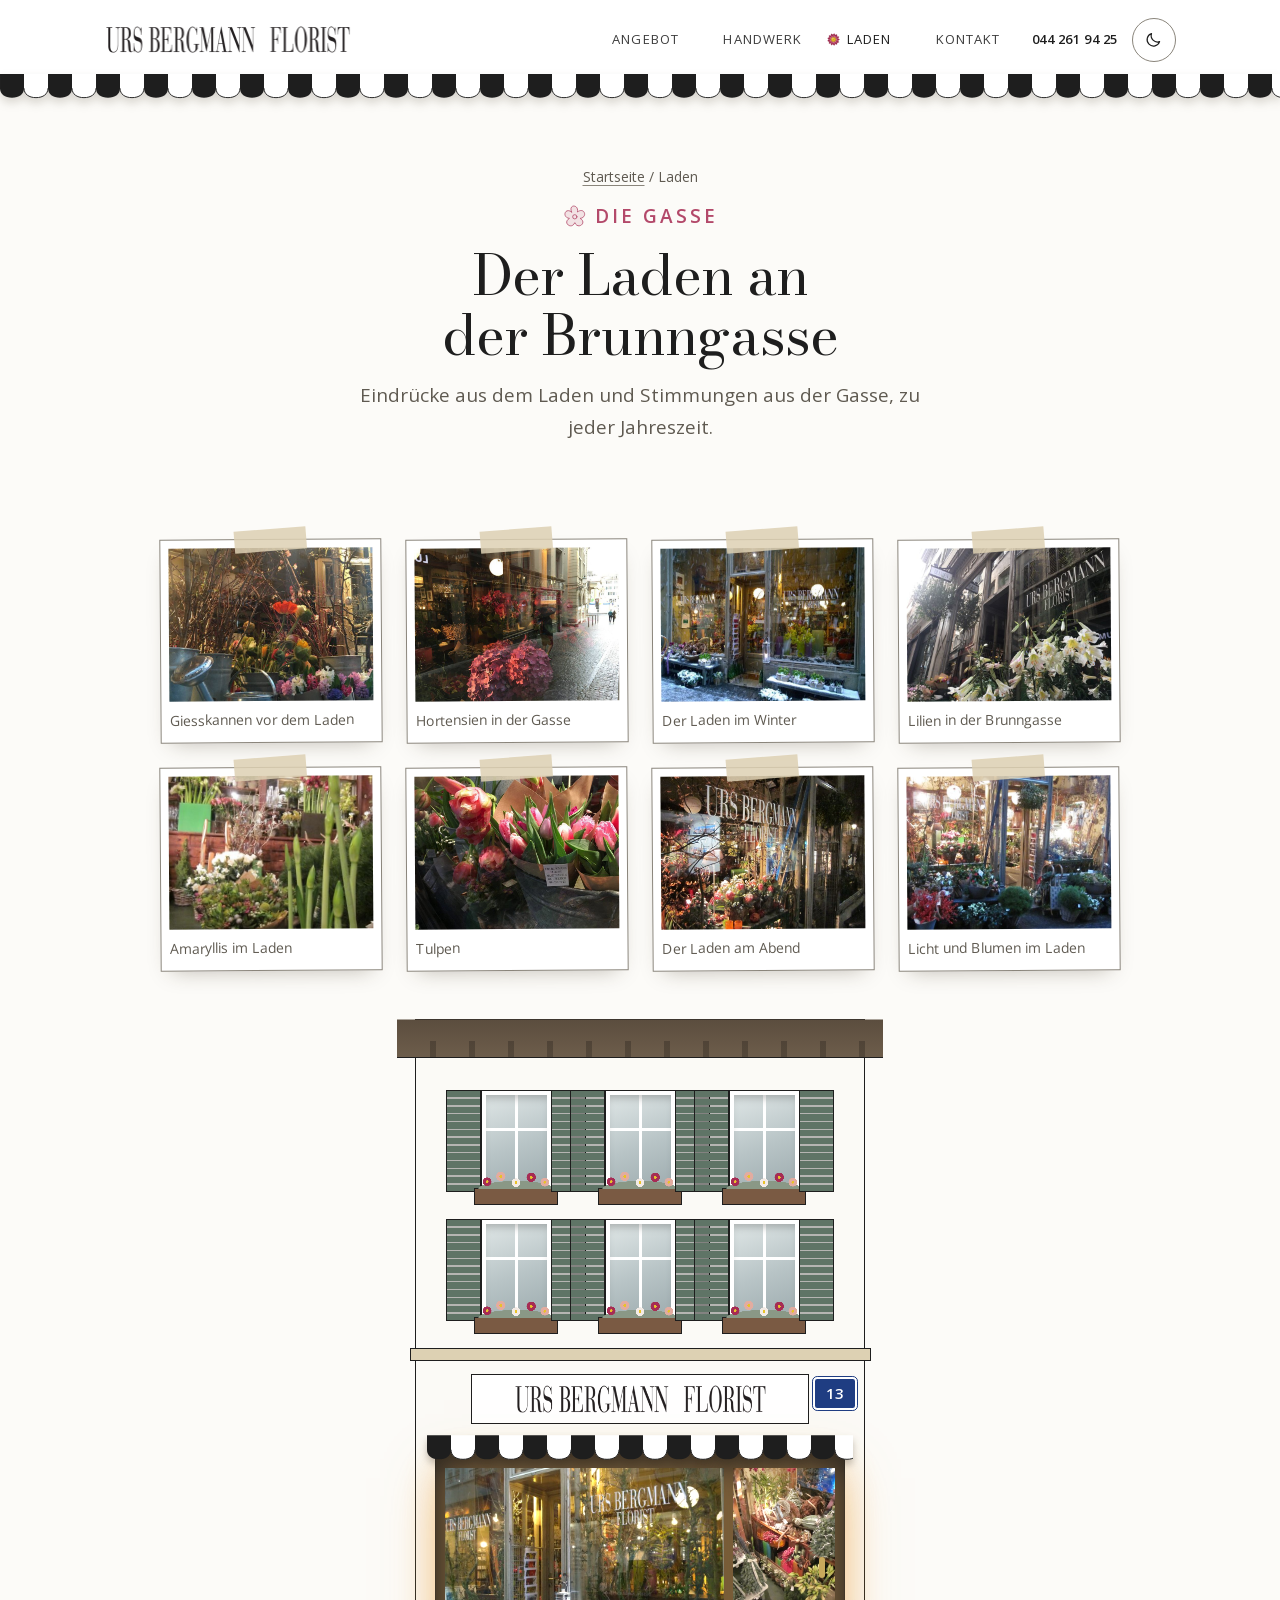
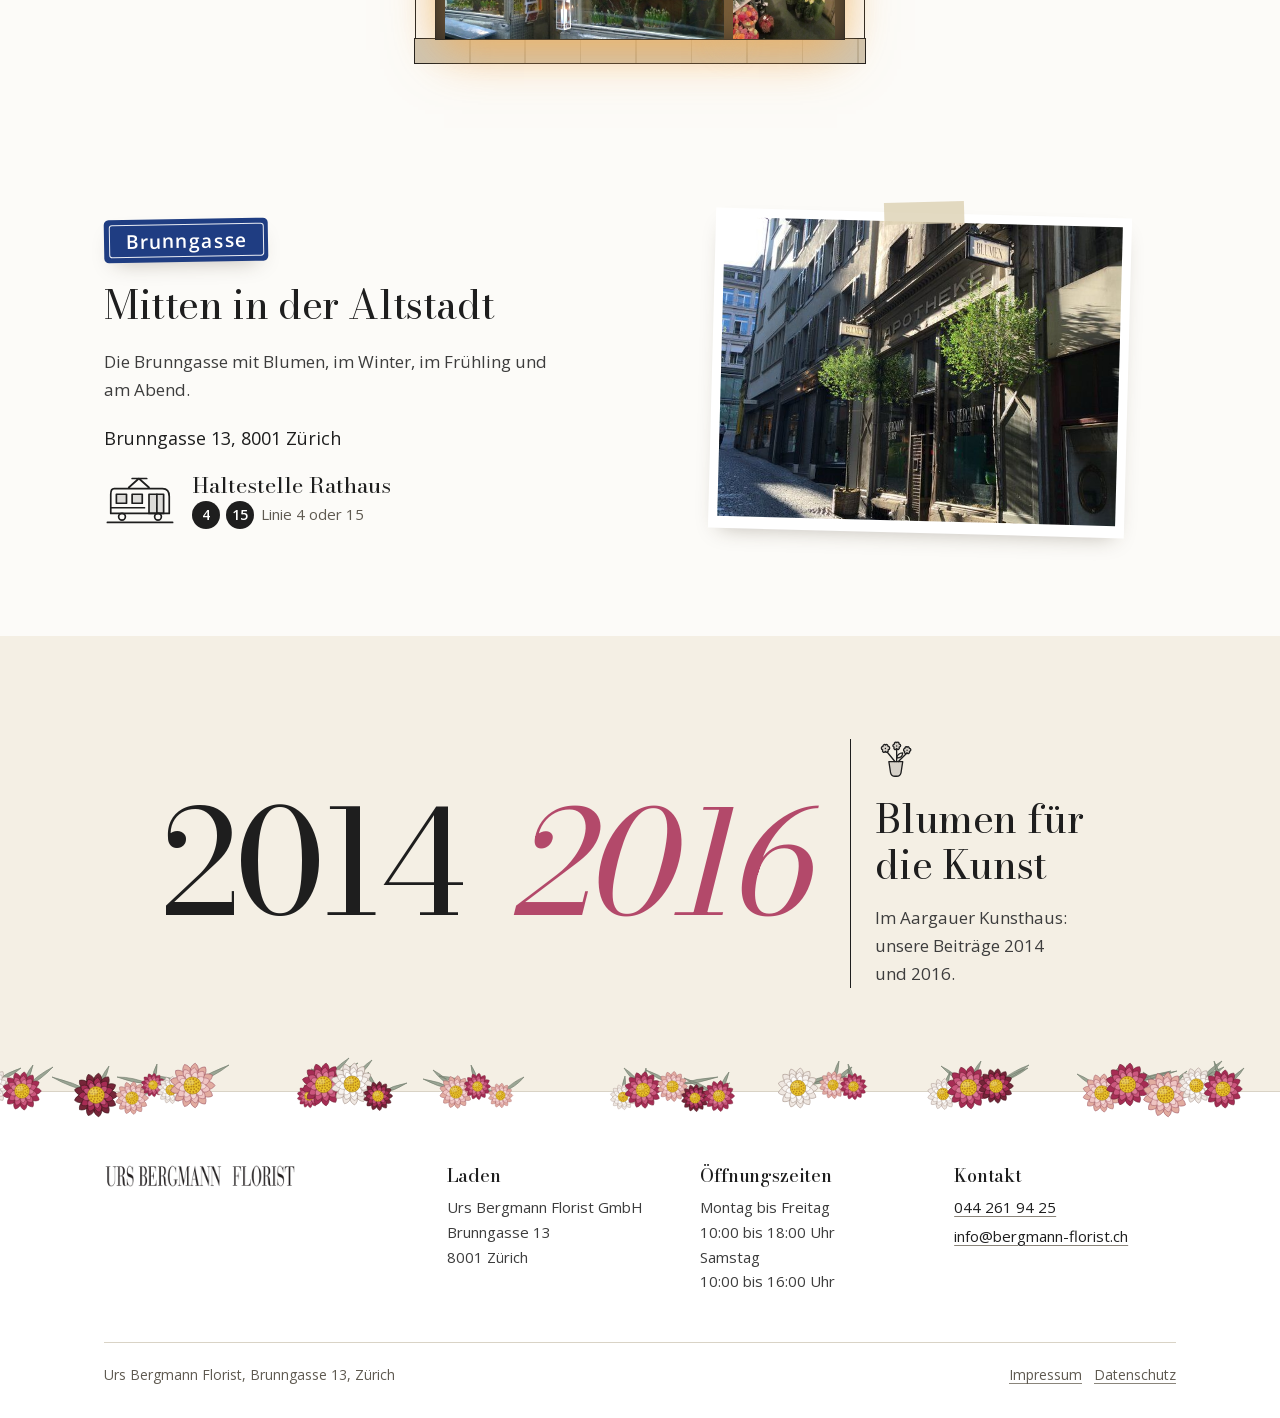
<file: laden/index.html>
<!doctype html>
<html lang="de-CH">
<head>
<meta charset="utf-8"><meta http-equiv="Content-Security-Policy" content="default-src 'self'; img-src 'self' data:; style-src 'self' 'unsafe-inline'; font-src 'self'; script-src 'self'; connect-src 'self'; form-action 'none'; base-uri 'none'"><meta name="robots" content="noindex, nofollow"><meta name="referrer" content="same-origin">
<meta name="viewport" content="width=device-width, initial-scale=1">
<title>Laden, Urs Bergmann Florist Zürich</title>
<meta name="description" content="Eindrücke aus dem Blumenladen von Urs Bergmann an der Brunngasse 13 in Zürich.">
<link rel="stylesheet" href="../style.css">
<link rel="stylesheet" href="../nacht.css">
<link rel="stylesheet" href="../gasse3d.css">
<script src="../assets/thema.js"></script>
<script src="../assets/zeichnen.js" defer></script>
<link rel="preload" href="../assets/gasse3d/start.js" as="script">
</head>
<body>
<a class="sprung" href="#inhalt">Zum Inhalt</a>
<header class="kopf">
  <div class="huelle kopf__innen">
    <a class="marke" href="../" aria-label="Urs Bergmann Florist, zur Startseite"><img src="../assets/logo.png" width="500" height="62" alt="Urs Bergmann Florist"></a>
    <nav class="menue" aria-label="Hauptmenü"><ul><li><a href="../angebot/">Angebot</a></li><li><a href="../handwerk/">Handwerk</a></li><li><a href="../laden/" aria-current="page">Laden</a></li><li><a href="../kontakt/">Kontakt</a></li></ul></nav>
    <div class="kopf__rechts"><a class="kopf__telefon" href="tel:+41442619425">044 261 94 25</a><button class="themaknopf" type="button" aria-pressed="false" hidden><span class="sr">Nachtansicht</span><svg class="z themaknopf__mond" aria-hidden="true" focusable="false"><use href="../assets/zeichen.svg#mond"/></svg><svg class="z themaknopf__sonne" aria-hidden="true" focusable="false"><use href="../assets/zeichen.svg#sonne"/></svg></button></div>
  </div>
</header>

<main id="inhalt">
<section class="seitenkopf" aria-labelledby="titel-seite">
  <div class="huelle">
    <p class="pfad"><a href="../">Startseite</a> <span aria-hidden="true">/</span> Laden</p>
    <p class="ort"><svg class="z" aria-hidden="true" focusable="false"><use href="../assets/zeichen.svg#bluete"/></svg>Die Gasse</p>
    <h1 id="titel-seite">Der Laden an der Brunngasse</h1>
    <p>Eindrücke aus dem Laden und Stimmungen aus der Gasse, zu jeder Jahreszeit.</p>
  </div>
  
</section>
<div class="weg" aria-label="Die Brunngasse hinauf bis zur Nummer 13">
<script src="../assets/gasse3d/start.js"></script>
  <div class="weg__buehne">
    <div class="weg__himmel" aria-hidden="true"><svg viewBox="0 0 1700 420" preserveAspectRatio="xMidYMin slice"><g class="wolken-linie"><g class="wolke"><circle cx="110.0" cy="124.0" r="20.0"/><circle cx="134.0" cy="110.0" r="28.0"/><circle cx="164.0" cy="104.0" r="24.0"/><circle cx="188.0" cy="118.0" r="22.0"/><circle cx="208.0" cy="128.0" r="13.0"/><circle cx="90.0" cy="132.0" r="12.0"/><rect x="84.0" y="124.0" width="132.0" height="20.0" rx="10.0"/></g><g class="wolke"><circle cx="492.0" cy="72.8" r="14.0"/><circle cx="508.8" cy="63.0" r="19.6"/><circle cx="529.8" cy="58.8" r="16.8"/><circle cx="546.6" cy="68.6" r="15.4"/><circle cx="560.6" cy="75.6" r="9.1"/><circle cx="478.0" cy="78.4" r="8.4"/><rect x="473.8" y="72.8" width="92.4" height="14.0" rx="7.0"/></g><g class="wolke"><circle cx="770.0" cy="155.0" r="25.0"/><circle cx="800.0" cy="137.5" r="35.0"/><circle cx="837.5" cy="130.0" r="30.0"/><circle cx="867.5" cy="147.5" r="27.5"/><circle cx="892.5" cy="160.0" r="16.2"/><circle cx="745.0" cy="165.0" r="15.0"/><rect x="737.5" y="155.0" width="165.0" height="25.0" rx="12.5"/></g><g class="wolke"><circle cx="1146.0" cy="98.4" r="17.0"/><circle cx="1166.4" cy="86.5" r="23.8"/><circle cx="1191.9" cy="81.4" r="20.4"/><circle cx="1212.3" cy="93.3" r="18.7"/><circle cx="1229.3" cy="101.8" r="11.0"/><circle cx="1129.0" cy="105.2" r="10.2"/><rect x="1123.9" y="98.4" width="112.2" height="17.0" rx="8.5"/></g><g class="wolke"><circle cx="1458.0" cy="164.2" r="21.0"/><circle cx="1483.2" cy="149.5" r="29.4"/><circle cx="1514.7" cy="143.2" r="25.2"/><circle cx="1539.9" cy="157.9" r="23.1"/><circle cx="1560.9" cy="168.4" r="13.7"/><circle cx="1437.0" cy="172.6" r="12.6"/><rect x="1430.7" y="164.2" width="138.6" height="21.0" rx="10.5"/></g></g><g class="wolken-fuell"><g class="wolke"><circle cx="110.0" cy="124.0" r="20.0"/><circle cx="134.0" cy="110.0" r="28.0"/><circle cx="164.0" cy="104.0" r="24.0"/><circle cx="188.0" cy="118.0" r="22.0"/><circle cx="208.0" cy="128.0" r="13.0"/><circle cx="90.0" cy="132.0" r="12.0"/><rect x="84.0" y="124.0" width="132.0" height="20.0" rx="10.0"/></g><g class="wolke"><circle cx="492.0" cy="72.8" r="14.0"/><circle cx="508.8" cy="63.0" r="19.6"/><circle cx="529.8" cy="58.8" r="16.8"/><circle cx="546.6" cy="68.6" r="15.4"/><circle cx="560.6" cy="75.6" r="9.1"/><circle cx="478.0" cy="78.4" r="8.4"/><rect x="473.8" y="72.8" width="92.4" height="14.0" rx="7.0"/></g><g class="wolke"><circle cx="770.0" cy="155.0" r="25.0"/><circle cx="800.0" cy="137.5" r="35.0"/><circle cx="837.5" cy="130.0" r="30.0"/><circle cx="867.5" cy="147.5" r="27.5"/><circle cx="892.5" cy="160.0" r="16.2"/><circle cx="745.0" cy="165.0" r="15.0"/><rect x="737.5" y="155.0" width="165.0" height="25.0" rx="12.5"/></g><g class="wolke"><circle cx="1146.0" cy="98.4" r="17.0"/><circle cx="1166.4" cy="86.5" r="23.8"/><circle cx="1191.9" cy="81.4" r="20.4"/><circle cx="1212.3" cy="93.3" r="18.7"/><circle cx="1229.3" cy="101.8" r="11.0"/><circle cx="1129.0" cy="105.2" r="10.2"/><rect x="1123.9" y="98.4" width="112.2" height="17.0" rx="8.5"/></g><g class="wolke"><circle cx="1458.0" cy="164.2" r="21.0"/><circle cx="1483.2" cy="149.5" r="29.4"/><circle cx="1514.7" cy="143.2" r="25.2"/><circle cx="1539.9" cy="157.9" r="23.1"/><circle cx="1560.9" cy="168.4" r="13.7"/><circle cx="1437.0" cy="172.6" r="12.6"/><rect x="1430.7" y="164.2" width="138.6" height="21.0" rx="10.5"/></g></g><g class="voegel"><path d="M700 210q7-7 14 0q7-7 14 0"/><path d="M748 190q5-5 10 0q5-5 10 0"/><path d="M735 238q4-4 8 0q4-4 8 0"/></g></svg></div>
    <div class="weg__welt">
      <div class="weg__boden" aria-hidden="true"></div>
      <div class="weg__seiten" aria-hidden="true"></div>
      <ul class="aushaenge"><li><figure class="aushang"><img src="../assets/bilder/giesskannen.jpg" width="600" height="800" alt="Giesskannen vor dem Laden" decoding="async"><figcaption>Giesskannen vor dem Laden</figcaption></figure></li><li><figure class="aushang"><img src="../assets/bilder/hortensie-gasse.jpg" width="800" height="600" alt="Hortensien in der Gasse" decoding="async"><figcaption>Hortensien in der Gasse</figcaption></figure></li><li><figure class="aushang"><img src="../assets/bilder/laden-winter.jpg" width="800" height="450" alt="Der Laden im Winter" decoding="async"><figcaption>Der Laden im Winter</figcaption></figure></li><li><figure class="aushang"><img src="../assets/bilder/lilien-brunngasse.jpg" width="640" height="480" alt="Lilien in der Brunngasse" decoding="async"><figcaption>Lilien in der Brunngasse</figcaption></figure></li><li><figure class="aushang"><img src="../assets/bilder/amaryllis.jpg" width="450" height="600" alt="Amaryllis im Laden" decoding="async"><figcaption>Amaryllis im Laden</figcaption></figure></li><li><figure class="aushang"><img src="../assets/bilder/tulpen.jpg" width="800" height="600" alt="Tulpen" decoding="async"><figcaption>Tulpen</figcaption></figure></li><li><figure class="aushang"><img src="../assets/bilder/laden-abend.jpg" width="800" height="600" alt="Der Laden am Abend" decoding="async"><figcaption>Der Laden am Abend</figcaption></figure></li><li><figure class="aushang"><img src="../assets/bilder/laden-licht.jpg" width="800" height="449" alt="Licht und Blumen im Laden" decoding="async"><figcaption>Licht und Blumen im Laden</figcaption></figure></li></ul>
      <div class="f13" role="group" aria-label="Das Haus Brunngasse 13">
  <div class="f13__traufe" aria-hidden="true"></div>
  <div class="f13__wand" aria-hidden="true">
    <div class="geschoss"><span class="fl"><i></i></span><span class="fl"><i></i></span><span class="fl"><i></i></span></div>
    <div class="geschoss"><span class="fl"><i></i></span><span class="fl"><i></i></span><span class="fl"><i></i></span></div>
  </div>
  <div class="f13__gurt" aria-hidden="true"></div>
  <div class="f13__laden">
    <div class="f13__schild"><img src="../assets/logo.png" width="500" height="62" alt="Urs Bergmann Florist"></div>
    <span class="hausnummer" aria-label="Hausnummer 13">13</span>
    <div class="f13__markise" aria-hidden="true"></div>
    <div class="f13__front">
      <figure class="f13__fenster"><img src="../assets/bilder/schaufenster-abend.jpg" width="800" height="450" alt="Das Schaufenster am Abend" decoding="async"></figure>
      <figure class="f13__tuer"><img src="../assets/bilder/laden-innen.jpg" width="450" height="600" alt="Blick in den Laden" decoding="async"></figure>
    </div>
  </div>
  <div class="f13__sockel" aria-hidden="true"></div>
</div>
    </div>
    <p class="weg__hinweis" aria-hidden="true">Die Gasse hinauf <svg class="z z--pfeil" aria-hidden="true" focusable="false"><use href="../assets/zeichen.svg#pfeil"/></svg></p>
  </div>
</div>
<section class="abschnitt" aria-labelledby="t-hier">
  <div class="huelle hier">
    <div class="hier__text">
      <p class="gassenschild"><span>Brunngasse</span></p>
      <h2 id="t-hier">Mitten in der Altstadt</h2>
      <p>Die Brunngasse mit Blumen, im Winter, im Frühling und am Abend.</p>
      <address class="adresse">Brunngasse 13, 8001 Zürich</address>
      <div class="halt">
  <svg class="z" aria-hidden="true" focusable="false"><use href="../assets/zeichen.svg#tram"/></svg>
  <p class="halt__name">Haltestelle Rathaus</p>
  <p class="halt__linien"><span class="linie">4</span><span class="linie">15</span> Linie 4 oder 15</p>
</div>
    </div>
    <figure class="geklebt"><img src="../assets/bilder/brunngasse.jpg" width="600" height="800" alt="Blumen vor dem Laden in der Brunngasse" loading="lazy" decoding="async"></figure>
  </div>
</section>
<section class="abschnitt abschnitt--heu" aria-labelledby="t-kunst">
  <div class="huelle">
    <div class="wandtext">
      <div class="wandtext__jahre" aria-hidden="true"><span>2014</span><span>2016</span></div>
      <div class="wandtext__text">
        <svg class="z" aria-hidden="true" focusable="false"><use href="../assets/zeichen.svg#stellen"/></svg>
        <h2 id="t-kunst">Blumen für die Kunst</h2>
        <p>Im Aargauer Kunsthaus: unsere Beiträge 2014 und 2016.</p>
      </div>
    </div>
  </div>
</section>
</main>

<footer class="fuss">
  <div class="fuss__kranz" aria-hidden="true"><svg class="fuss__kranz--breit" viewBox="0 0 1440 60" preserveAspectRatio="xMidYMid slice" focusable="false"><path class="fuss__blaetter" d="M21 25Q35 23 46 15Q32 17 21 25ZM22 26Q39 26 54 19Q37 19 22 26ZM46 27Q53 18 56 7Q48 15 46 27ZM44 27Q46 16 41 5Q39 16 44 27ZM75 21Q90 17 101 7Q87 11 75 21ZM71 21Q66 11 56 5Q61 15 71 21ZM105 27Q121 19 133 6Q117 14 105 27ZM103 26Q111 16 113 4Q105 13 103 26ZM177 30Q186 19 189 5Q180 16 177 30ZM172 31Q153 21 132 16Q151 27 172 31ZM215 34Q229 30 240 20Q226 24 215 34ZM216 35Q234 33 251 25Q232 27 216 35ZM229 23Q214 16 197 16Q212 22 229 23ZM233 20Q238 12 237 3Q232 11 233 20ZM255 27Q269 27 283 21Q268 21 255 27ZM253 26Q266 20 276 10Q263 15 253 26ZM269 23Q249 15 228 14Q248 21 269 23ZM275 22Q294 16 309 4Q291 10 275 22ZM390 31Q398 27 400 19Q392 23 390 31ZM392 32Q405 28 416 19Q403 23 392 32ZM406 20Q424 14 438 2Q421 8 406 20ZM405 20Q419 11 429 -3Q415 6 405 20ZM433 19Q445 11 452 -1Q440 7 433 19ZM428 21Q410 12 391 8Q408 18 428 21ZM457 31Q455 20 448 11Q449 23 457 31ZM461 32Q475 30 487 22Q473 24 461 32ZM533 28Q519 20 503 18Q517 26 533 28ZM534 27Q526 16 513 9Q521 20 534 27ZM557 22Q557 12 551 4Q551 14 557 22ZM554 24Q538 16 519 15Q536 23 554 24ZM577 32Q566 26 552 26Q564 32 577 32ZM583 31Q596 26 604 16Q592 21 583 31ZM703 32Q707 24 705 15Q701 23 703 32ZM706 33Q719 31 730 23Q716 25 706 33ZM722 26Q715 14 704 7Q711 19 722 26ZM724 25Q728 17 726 7Q722 16 724 25ZM756 24Q778 23 798 16Q777 17 756 24ZM750 22Q739 13 726 9Q736 18 750 22ZM772 34Q763 25 751 21Q760 30 772 34ZM778 34Q795 31 810 22Q793 25 778 34ZM800 31Q807 22 809 11Q801 20 800 31ZM796 32Q781 22 764 17Q779 28 796 32ZM882 25Q898 22 913 14Q896 16 882 25ZM882 25Q905 23 927 15Q904 17 882 25ZM915 21Q926 16 932 6Q921 11 915 21ZM914 20Q919 11 919 0Q913 10 914 20ZM933 22Q933 14 928 8Q927 16 933 22ZM933 22Q934 12 928 3Q928 13 933 22ZM1026 30Q1043 25 1056 14Q1040 19 1026 30ZM1024 29Q1030 21 1030 11Q1024 19 1024 29ZM1046 24Q1035 12 1021 5Q1032 17 1046 24ZM1049 23Q1058 13 1061 0Q1052 10 1049 23ZM1079 22Q1095 17 1108 7Q1092 12 1079 22ZM1078 22Q1095 16 1109 4Q1092 10 1078 22ZM1180 28Q1170 18 1157 13Q1167 23 1180 28ZM1183 28Q1194 19 1199 6Q1189 15 1183 28ZM1211 22Q1235 19 1257 10Q1233 13 1211 22ZM1211 22Q1232 19 1251 10Q1230 13 1211 22ZM1247 30Q1259 22 1267 10Q1255 17 1247 30ZM1243 30Q1235 18 1223 11Q1231 23 1243 30ZM1279 21Q1293 13 1302 0Q1288 8 1279 21ZM1279 21Q1294 16 1304 6Q1290 11 1279 21ZM1305 25Q1317 19 1324 7Q1313 14 1305 25ZM1302 24Q1301 11 1294 0Q1295 13 1302 24Z"/><use href="../assets/zeichen.svg#strohblume" x="0" y="10" width="36" height="36"/><use href="../assets/zeichen.svg#strohblume" x="20" y="6" width="50" height="50" style="--sb-a:#e2aca0;--sb-b:#efc4c2;--sb-c:#f6dcda;--sb-l:#a8656e"/><use href="../assets/zeichen.svg#strohblume" x="54" y="6" width="38" height="38" style="--sb-a:#efe7e1;--sb-b:#f7f2ee;--sb-c:#fff;--sb-l:#a8968e"/><use href="../assets/zeichen.svg#strohblume" x="81" y="9" width="42" height="42"/><use href="../assets/zeichen.svg#strohblume" x="152" y="10" width="48" height="48" style="--sb-a:#752538;--sb-b:#a62c54;--sb-c:#cb567d;--sb-l:#42171e"/><use href="../assets/zeichen.svg#strohblume" x="194" y="19" width="36" height="36" style="--sb-a:#e2aca0;--sb-b:#efc4c2;--sb-c:#f6dcda;--sb-l:#a8656e"/><use href="../assets/zeichen.svg#strohblume" x="220" y="11" width="26" height="26"/><use href="../assets/zeichen.svg#strohblume" x="236" y="14" width="30" height="30" style="--sb-a:#efe7e1;--sb-b:#f7f2ee;--sb-c:#fff;--sb-l:#a8968e"/><use href="../assets/zeichen.svg#strohblume" x="248" y="-0" width="49" height="49" style="--sb-a:#e2aca0;--sb-b:#efc4c2;--sb-c:#f6dcda;--sb-l:#a8656e"/><use href="../assets/zeichen.svg#strohblume" x="376" y="22" width="26" height="26"/><use href="../assets/zeichen.svg#strohblume" x="380" y="-0" width="47" height="47"/><use href="../assets/zeichen.svg#strohblume" x="409" y="0" width="46" height="46" style="--sb-a:#efe7e1;--sb-b:#f7f2ee;--sb-c:#fff;--sb-l:#a8968e"/><use href="../assets/zeichen.svg#strohblume" x="442" y="19" width="32" height="32" style="--sb-a:#752538;--sb-b:#a62c54;--sb-c:#cb567d;--sb-l:#42171e"/><use href="../assets/zeichen.svg#strohblume" x="518" y="13" width="36" height="36" style="--sb-a:#e2aca0;--sb-b:#efc4c2;--sb-c:#f6dcda;--sb-l:#a8656e"/><use href="../assets/zeichen.svg#strohblume" x="543" y="11" width="29" height="29"/><use href="../assets/zeichen.svg#strohblume" x="567" y="21" width="27" height="27" style="--sb-a:#e2aca0;--sb-b:#efc4c2;--sb-c:#f6dcda;--sb-l:#a8656e"/><use href="../assets/zeichen.svg#strohblume" x="689" y="22" width="28" height="28" style="--sb-a:#efe7e1;--sb-b:#f7f2ee;--sb-c:#fff;--sb-l:#a8968e"/><use href="../assets/zeichen.svg#strohblume" x="703" y="9" width="40" height="40"/><use href="../assets/zeichen.svg#strohblume" x="736" y="9" width="33" height="33" style="--sb-a:#e2aca0;--sb-b:#efc4c2;--sb-c:#f6dcda;--sb-l:#a8656e"/><use href="../assets/zeichen.svg#strohblume" x="760" y="22" width="30" height="30" style="--sb-a:#752538;--sb-b:#a62c54;--sb-c:#cb567d;--sb-l:#42171e"/><use href="../assets/zeichen.svg#strohblume" x="782" y="18" width="34" height="34"/><use href="../assets/zeichen.svg#strohblume" x="856" y="5" width="44" height="44" style="--sb-a:#efe7e1;--sb-b:#f7f2ee;--sb-c:#fff;--sb-l:#a8968e"/><use href="../assets/zeichen.svg#strohblume" x="898" y="9" width="30" height="30" style="--sb-a:#e2aca0;--sb-b:#efc4c2;--sb-c:#f6dcda;--sb-l:#a8656e"/><use href="../assets/zeichen.svg#strohblume" x="919" y="11" width="29" height="29"/><use href="../assets/zeichen.svg#strohblume" x="1006" y="16" width="34" height="34" style="--sb-a:#efe7e1;--sb-b:#f7f2ee;--sb-c:#fff;--sb-l:#a8968e"/><use href="../assets/zeichen.svg#strohblume" x="1025" y="3" width="47" height="47"/><use href="../assets/zeichen.svg#strohblume" x="1057" y="6" width="38" height="38" style="--sb-a:#752538;--sb-b:#a62c54;--sb-c:#cb567d;--sb-l:#42171e"/><use href="../assets/zeichen.svg#strohblume" x="1161" y="11" width="42" height="42" style="--sb-a:#e2aca0;--sb-b:#efc4c2;--sb-c:#f6dcda;--sb-l:#a8656e"/><use href="../assets/zeichen.svg#strohblume" x="1184" y="-0" width="47" height="47"/><use href="../assets/zeichen.svg#strohblume" x="1221" y="9" width="49" height="49" style="--sb-a:#e2aca0;--sb-b:#efc4c2;--sb-c:#f6dcda;--sb-l:#a8656e"/><use href="../assets/zeichen.svg#strohblume" x="1257" y="5" width="39" height="39" style="--sb-a:#efe7e1;--sb-b:#f7f2ee;--sb-c:#fff;--sb-l:#a8968e"/><use href="../assets/zeichen.svg#strohblume" x="1282" y="7" width="42" height="42"/></svg><svg class="fuss__kranz--schmal" viewBox="0 0 400 60" preserveAspectRatio="xMidYMid slice" focusable="false"><path class="fuss__blaetter" d="M18 26Q32 26 45 20Q31 20 18 26ZM11 25Q2 15 -11 12Q-1 21 11 25ZM35 29Q53 27 69 19Q51 21 35 29ZM29 28Q22 17 11 10Q18 21 29 28ZM49 34Q31 26 11 25Q30 32 49 34ZM51 32Q42 22 30 17Q38 27 51 32ZM117 24Q129 21 139 13Q126 15 117 24ZM117 25Q132 24 146 16Q131 18 117 25ZM140 24Q157 23 174 17Q156 17 140 24ZM134 22Q128 11 118 5Q124 15 134 22ZM147 28Q140 20 129 18Q137 25 147 28ZM153 29Q168 30 181 24Q167 23 153 29ZM167 22Q175 13 178 2Q170 10 167 22ZM162 24Q147 18 131 18Q146 24 162 24ZM231 26Q243 23 252 14Q240 17 231 26ZM232 27Q247 25 260 17Q245 19 232 27ZM249 27Q261 25 269 17Q258 19 249 27ZM250 28Q265 27 279 20Q264 21 250 28ZM317 28Q313 20 305 17Q309 25 317 28ZM323 30Q335 30 346 24Q334 24 323 30ZM332 28Q329 19 321 13Q324 22 332 28ZM336 29Q349 24 359 14Q346 19 336 29Z"/><use href="../assets/zeichen.svg#strohblume" x="2" y="16" width="24" height="24"/><use href="../assets/zeichen.svg#strohblume" x="14" y="14" width="34" height="34" style="--sb-a:#e2aca0;--sb-b:#efc4c2;--sb-c:#f6dcda;--sb-l:#a8656e"/><use href="../assets/zeichen.svg#strohblume" x="39" y="22" width="27" height="27" style="--sb-a:#efe7e1;--sb-b:#f7f2ee;--sb-c:#fff;--sb-l:#a8968e"/><use href="../assets/zeichen.svg#strohblume" x="98" y="11" width="31" height="31"/><use href="../assets/zeichen.svg#strohblume" x="124" y="14" width="23" height="23" style="--sb-a:#752538;--sb-b:#a62c54;--sb-c:#cb567d;--sb-l:#42171e"/><use href="../assets/zeichen.svg#strohblume" x="138" y="19" width="24" height="24" style="--sb-a:#e2aca0;--sb-b:#efc4c2;--sb-c:#f6dcda;--sb-l:#a8656e"/><use href="../assets/zeichen.svg#strohblume" x="149" y="9" width="34" height="34"/><use href="../assets/zeichen.svg#strohblume" x="218" y="18" width="22" height="22" style="--sb-a:#efe7e1;--sb-b:#f7f2ee;--sb-c:#fff;--sb-l:#a8968e"/><use href="../assets/zeichen.svg#strohblume" x="234" y="18" width="24" height="24" style="--sb-a:#e2aca0;--sb-b:#efc4c2;--sb-c:#f6dcda;--sb-l:#a8656e"/><use href="../assets/zeichen.svg#strohblume" x="308" y="21" width="22" height="22"/><use href="../assets/zeichen.svg#strohblume" x="320" y="19" width="26" height="26"/></svg></div>
  <div class="huelle">
    <div class="fuss__raster">
      <div><a href="../" aria-label="Urs Bergmann Florist, zur Startseite"><img src="../assets/logo.png" width="500" height="62" alt="Urs Bergmann Florist" loading="lazy"></a></div>
      <div><h2>Laden</h2><address>Urs Bergmann Florist GmbH<br>Brunngasse 13<br>8001 Zürich</address></div>
      <div><h2>Öffnungszeiten</h2><p>Montag bis Freitag<br>10:00 bis 18:00 Uhr<br>Samstag<br>10:00 bis 16:00 Uhr</p></div>
      <div><h2>Kontakt</h2><ul><li><a href="tel:+41442619425">044 261 94 25</a></li><li><a href="mailto:info@bergmann-florist.ch">info@bergmann-florist.ch</a></li></ul></div>
    </div>
    <div class="fuss__unten">
      <p>Urs Bergmann Florist, Brunngasse 13, Zürich</p>
      <p><a href="../impressum/">Impressum</a> &nbsp; <a href="../datenschutz/">Datenschutz</a></p>
    </div>
  </div>
</footer>
</body>
</html>
</file>
<file: style.css>
/* Urs Bergmann Florist, Brunngasse 13, Zürich
   Der Rundgang: vor dem Schaufenster, dann das Regal, der Werktisch, die Gasse und die Ladentür.
   Markise in Schwarz und Weiss wie die Wortmarke, Holz, Schnur, Heu. Die Farbe kommt aus den Blumen. */

@font-face {
  font-family: 'Bodoni Moda';
  font-style: normal;
  font-weight: 400 500;
  font-display: swap;
  src: url(assets/fonts/bodoni-moda-400.woff2) format('woff2');
}
@font-face {
  font-family: 'Open Sans';
  font-style: normal;
  font-weight: 400 600;
  font-display: swap;
  src: url(assets/fonts/open-sans-400.woff2) format('woff2');
}

:root {
  --papier: #fcfbf8;
  --weiss: #ffffff;
  --heu-hell: #f4efe4;
  --heu: #ddd1b3;
  --heu-tief: #c7b99b;
  --schnur: #8a7a5c;
  --tinte: #1e1e1e;
  --text: #3d3d3d;
  --leise: #5f5a51;
  --linie: #d9d3c6;
  --linie-fest: #8a857b;
  --rose: #b3496a;
  --rose-hell: #f6e3e7;
  --gassenblau: #1f3d82;

  --serif: 'Bodoni Moda', Didot, 'Bodoni 72', Times, serif;
  --sans: 'Open Sans', 'Helvetica Neue', Arial, sans-serif;

  --raum-s: clamp(1rem, 2vw, 1.5rem);
  --raum-m: clamp(2rem, 4vw, 3rem);
  --raum-l: clamp(4rem, 8vw, 7rem);
  --breite: 72rem;
  --rand: clamp(1rem, 4vw, 2.5rem);
  --markise: 1.65rem;
  --aus: cubic-bezier(0.16, 1, 0.3, 1);
  --schatten: 0 0.6rem 1.4rem -0.7rem rgb(60 48 28 / 0.35);

  color-scheme: light;
  accent-color: var(--rose);
}

*, *::before, *::after { box-sizing: border-box; }

html { -webkit-text-size-adjust: 100%; text-size-adjust: 100%; scrollbar-color: var(--heu-tief) var(--papier); }
@media (prefers-reduced-motion: no-preference) { html { scroll-behavior: smooth; } }

body {
  margin: 0; background: var(--papier); color: var(--text);
  font-family: var(--sans); font-size: 1.0625rem; line-height: 1.65;
  overflow-x: clip;
}
::selection { background: var(--rose-hell); color: var(--tinte); }

img { display: block; max-width: 100%; height: auto; }
svg.z { display: block; overflow: visible; }

a { color: var(--tinte); text-decoration-thickness: 1px; text-underline-offset: 0.22em; text-decoration-color: var(--linie-fest); }
a:hover { text-decoration-color: var(--rose); }
:focus-visible { outline: 2px solid var(--tinte); outline-offset: 3px; }

h1, h2, h3 { font-family: var(--serif); font-weight: 400; color: var(--tinte); text-wrap: balance; margin: 0; }
h1 { font-size: clamp(2.25rem, 5vw, 3.5rem); line-height: 1.06; letter-spacing: -0.015em; }
h2 { font-size: clamp(1.75rem, 3.4vw, 2.5rem); line-height: 1.15; letter-spacing: -0.01em; }
h3 { font-size: 1.25rem; line-height: 1.25; font-weight: 500; }
p { margin: 0; max-width: 62ch; text-wrap: pretty; }

.huelle { width: 100%; max-width: var(--breite); margin-inline: auto; padding-inline: var(--rand); }

.sprung { position: absolute; left: 1rem; top: -4rem; z-index: 30; background: var(--tinte); color: var(--weiss); padding: 0.6rem 1rem; }
.sprung:focus { top: 1rem; }

/* ---------- Kopf mit Markise ---------- */
.kopf { background: var(--weiss); position: relative; z-index: 10; }
.kopf::after {
  content: ""; position: absolute; left: 0; right: 0; top: 100%; height: var(--markise);
  background: url(assets/markise.svg) repeat-x 0 0 / 3rem var(--markise);
  filter: drop-shadow(0 0.35rem 0.3rem rgb(60 48 28 / 0.18));
  pointer-events: none;
}
.kopf__innen { display: flex; flex-wrap: wrap; align-items: center; justify-content: space-between; gap: 0.25rem 2rem; padding-block: 1rem 0.6rem; }
.marke { display: block; flex: none; }
.marke img { width: clamp(11rem, 30vw, 15.5rem); }
.menue ul { list-style: none; margin: 0; padding: 0; display: flex; flex-wrap: wrap; gap: 0 1.6rem; }
.menue a, .kopf__telefon {
  font-size: 0.8125rem; letter-spacing: 0.08em; text-transform: uppercase; text-decoration: none;
  color: var(--text); padding-block: 0.6rem; display: inline-flex; align-items: center; gap: 0.4rem;
}
.menue a::before {
  content: ""; width: 0.45rem; height: 0.45rem; border-radius: 50%;
  background: var(--rose); transform: scale(0); transition: transform 0.35s var(--aus);
}
.menue a:hover, .menue a[aria-current="page"] { color: var(--tinte); }
.menue a:hover::before, .menue a[aria-current="page"]::before { transform: scale(1); }
.kopf__telefon { color: var(--tinte); font-weight: 600; letter-spacing: 0.04em; }
.kopf__telefon:hover { color: var(--rose); }
@media (min-width: 52rem) {
  .kopf { position: sticky; top: 0; }
  .kopf__innen { flex-wrap: nowrap; padding-block: 1.1rem 0.8rem; }
  .menue { margin-left: auto; }
}
@media (max-width: 51.99rem) {
  .menue { order: 3; width: 100%; }
  .menue ul { flex-wrap: nowrap; justify-content: space-between; gap: 0 0.5rem; }
  .menue a { letter-spacing: 0.04em; position: relative; }
  .menue a::before { position: absolute; left: 50%; bottom: 0.1rem; margin-left: -0.225rem; width: 0.4rem; height: 0.4rem; }
}

/* Themaknopf: Tag und Nacht, neben der Telefonnummer */
.kopf__rechts { display: flex; align-items: center; gap: 0.9rem; }
.themaknopf {
  position: relative; width: 2.75rem; height: 2.75rem; flex: none; border-radius: 50%; padding: 0; cursor: pointer;
  border: 1px solid var(--linie-fest); background: transparent; color: var(--tinte);
  display: grid; place-items: center;
  transition: border-color 0.25s var(--aus), background-color 0.25s var(--aus), color 0.25s var(--aus);
}
.themaknopf[hidden] { display: none; }
.themaknopf:hover { border-color: var(--rose); color: var(--rose); }
.themaknopf .z { grid-area: 1 / 1; width: 1.2rem; height: 1.2rem; transition: transform 0.45s var(--aus), opacity 0.3s var(--aus); }
.themaknopf__sonne { opacity: 0; transform: rotate(-60deg) scale(0.6); }
[data-theme="dark"] .themaknopf__mond { opacity: 0; transform: rotate(40deg) scale(0.6); }
[data-theme="dark"] .themaknopf__sonne { opacity: 1; transform: none; }
[data-theme="dark"] .themaknopf { color: var(--bernstein); }
[data-theme="dark"] .themaknopf:hover { color: var(--tinte); border-color: var(--schnur); }
.thema-wechsel, .thema-wechsel *, .thema-wechsel *::before, .thema-wechsel *::after {
  transition: background-color 0.4s var(--aus), color 0.4s var(--aus), border-color 0.4s var(--aus), fill 0.4s var(--aus);
}
@media (max-width: 51.99rem) { .kopf__rechts { gap: 0.6rem; } .themaknopf { width: 2.5rem; height: 2.5rem; } }
@media (prefers-reduced-motion: reduce) { .themaknopf .z { transition: none; } }

/* ---------- Knöpfe ---------- */
.knoepfe { display: flex; flex-wrap: wrap; gap: 0.75rem; }
.knopf {
  display: inline-flex; align-items: center; gap: 0.6rem; padding: 0.85rem 1.4rem; min-height: 3rem; border-radius: 999px;
  font: 600 0.9375rem/1.2 var(--sans); letter-spacing: 0.02em; text-decoration: none; border: 1px solid var(--tinte);
  transition: background-color 0.25s var(--aus), transform 0.25s var(--aus);
}
.knopf:hover { transform: translateY(-1px); }
.knopf--voll { background: var(--tinte); color: var(--weiss); }
.knopf--voll:hover { background: #000; }
.knopf--linie { background: var(--weiss); color: var(--tinte); }
.knopf--linie:hover { background: var(--rose-hell); }
.knopf svg { width: 1.05rem; height: 1.05rem; flex: none; }

.weiter {
  display: inline-flex; align-items: center; gap: 0.5rem; font-weight: 600; font-size: 0.9375rem; text-decoration: none;
  border-bottom: 1px solid var(--linie-fest); padding-bottom: 0.15rem; transition: gap 0.3s var(--aus), border-color 0.2s;
}
.weiter:hover { gap: 0.85rem; border-color: var(--rose); }
.weiter svg { width: 1rem; height: 1rem; }

/* ---------- Abschnitte ---------- */
.abschnitt { padding-block: var(--raum-l); position: relative; }
.abschnitt__kopf { display: grid; gap: 1rem; margin-bottom: var(--raum-m); }
.abschnitt__kopf p { color: var(--leise); }
.abschnitt__kopf--mitte { justify-items: center; text-align: center; }
.abschnitt__kopf--mitte p { margin-inline: auto; }

.zier { display: flex; align-items: center; gap: 1rem; color: var(--rose); width: min(100%, 14rem); margin-inline: auto; }
.zier::before, .zier::after { content: ""; flex: 1; height: 1px; background: var(--linie-fest); }
.zier .z { width: 1.6rem; height: 1.6rem; flex: none; }

/* ---------- Erster Bildschirm: das Schaufenster ---------- */
.buehne { padding-block: calc(var(--markise) + clamp(2.5rem, 6vw, 5rem)) var(--raum-l); }
.buehne__raster { display: grid; gap: var(--raum-m); align-items: center; }
.buehne__text { display: grid; gap: 1.5rem; justify-items: start; }
.buehne__text > p { font-size: 1.1875rem; }
.buehne h1 em { font-style: italic; color: var(--rose); }

.fenster { position: relative; margin: 0 auto; width: min(100%, 27rem); }
.fenster__glas {
  border-radius: 13.5rem 13.5rem 0.4rem 0.4rem; overflow: hidden; background: var(--heu-hell);
  outline: 1px solid var(--tinte); outline-offset: 0.55rem;
}
.fenster__glas img { width: 100%; aspect-ratio: 3 / 4; object-fit: cover; }
.fenster__sims { height: 0.9rem; margin: 0.55rem -1.4rem 0; background: var(--weiss); border: 1px solid var(--tinte); border-radius: 2px; }
@media (min-width: 52rem) {
  .buehne__raster { grid-template-columns: 1fr 0.95fr; gap: clamp(4rem, 8vw, 7rem); }
}

/* Türschild mit den Öffnungszeiten, an einer Schnur */
.schild {
  position: relative; width: 14.5rem; padding: 1.1rem 1.2rem 1rem; margin-top: 2.8rem;
  background: var(--weiss); border: 1px solid var(--tinte); border-radius: 0.6rem; box-shadow: var(--schatten);
  transform-origin: 50% -2.6rem; transform: rotate(-3deg);
}
.schild::before {
  content: ""; position: absolute; left: 50%; top: -2.75rem; width: 0.6rem; height: 0.6rem; margin-left: -0.3rem;
  border-radius: 50%; background: var(--tinte);
}
.schild__schnur { position: absolute; left: 0; top: -2.45rem; width: 100%; height: 2.45rem; color: var(--schnur); }
.schild__kopf {
  font: 600 0.75rem/1.2 var(--sans); letter-spacing: 0.14em; text-transform: uppercase;
  color: var(--rose); text-align: center; margin: 0 auto 0.55rem;
}
.schild dl { margin: 0; display: grid; text-align: center; font-variant-numeric: tabular-nums; }
.schild dt { font-family: var(--serif); font-size: 1.125rem; color: var(--tinte); }
.schild dd { margin: 0 0 0.45rem; font-size: 0.9375rem; }
.schild dd:last-child { margin-bottom: 0; }
@media (prefers-reduced-motion: no-preference) {
  .schild { animation: pendeln 2.8s var(--aus) 0.5s both; }
  .schild:hover { animation: pendeln 1.8s var(--aus) both; }
  @keyframes pendeln {
    0% { transform: rotate(7deg); }
    35% { transform: rotate(-7deg); }
    65% { transform: rotate(-1deg); }
    100% { transform: rotate(-3deg); }
  }
}
@media (min-width: 52rem) {
  .fenster .schild { position: absolute; left: -6rem; bottom: 3.5rem; margin: 0; }
}
@media (max-width: 51.99rem) {
  .fenster .schild { margin: 3.4rem auto 0; }
}

/* ---------- Handwerk: Satz mit Zeichen über den Verben ---------- */
.werkbank { background: var(--heu-hell); }
.satz {
  font-family: var(--serif); font-size: clamp(1.4rem, 3vw, 2.25rem); line-height: 1.3; color: var(--tinte);
  max-width: 30ch; margin-inline: auto; text-align: center;
}
.verb { display: inline-flex; flex-direction: column; align-items: center; vertical-align: bottom; margin: 0.4rem 0.02em 0; color: var(--tinte); text-decoration: none; }
.verb .z { width: clamp(2.6rem, 5vw, 3.6rem); height: clamp(2.6rem, 5vw, 3.6rem); margin-bottom: 0.2rem; stroke-dasharray: 1; stroke-dashoffset: 0; }
a.verb span { text-decoration: underline; text-decoration-thickness: 1px; text-decoration-color: var(--rose); text-underline-offset: 0.16em; }
a.verb:hover .z { color: var(--rose); }
@media (prefers-reduced-motion: no-preference) {
  @supports (animation-timeline: view()) {
    .verb .z { animation: zeichnen linear both; animation-timeline: view(); animation-range: entry calc(20% + var(--i, 0) * 4%) cover calc(45% + var(--i, 0) * 3%); }
  }
  @keyframes zeichnen { from { stroke-dashoffset: 1; } to { stroke-dashoffset: 0; } }
}

/* Fotos mit Klebeband */
.geklebt { position: relative; margin: 0; padding: 0.55rem 0.55rem 0.8rem; background: var(--weiss); box-shadow: var(--schatten); transform: rotate(var(--neigung, 0deg)); }
.geklebt::before {
  content: ""; position: absolute; left: 50%; top: -0.7rem; width: 5rem; height: 1.4rem; margin-left: -2.5rem;
  background: rgb(221 209 179 / 0.8); transform: rotate(-3deg);
}
.geklebt img { width: 100%; object-fit: cover; }
.geklebt figcaption { padding-top: 0.6rem; font-size: 0.875rem; color: var(--leise); line-height: 1.45; }
.geklebt figcaption b { display: block; font: 400 1.5rem/1.15 var(--serif); color: var(--tinte); }

.verben { display: grid; gap: var(--raum-m); margin-top: var(--raum-l); }
.verben figure { scroll-margin-top: 8rem; }
.verben img { aspect-ratio: 4 / 5; }
.verben figure:nth-child(1) { --neigung: -1.5deg; }
.verben figure:nth-child(2) { --neigung: 1.2deg; }
.verben figure:nth-child(3) { --neigung: -0.8deg; }
@media (min-width: 40rem) { .verben { grid-template-columns: repeat(3, 1fr); } }
@media (min-width: 60rem) { .verben figure:nth-child(2) { margin-top: 3rem; } }

/* ---------- Beratung und Transport: das Velo ---------- */
.dienst { display: grid; gap: var(--raum-l) var(--raum-m); align-items: center; }
.dienst__text { display: grid; gap: 1.25rem; justify-items: start; }
.strasse { position: relative; width: 100%; max-width: 22rem; padding-bottom: 0.4rem; }
.strasse::after {
  content: ""; position: absolute; left: 0; right: 0; bottom: 0.45rem; height: 1px;
  background: linear-gradient(90deg, var(--linie-fest) 0 60%, transparent 0) repeat-x 0 0 / 0.9rem 1px;
}
.strasse .z { width: clamp(8rem, 20vw, 10.5rem); height: auto; aspect-ratio: 3 / 2; color: var(--tinte); }
@media (prefers-reduced-motion: no-preference) {
  @supports (animation-timeline: view()) {
    .strasse .z { animation: fahren linear both; animation-timeline: view(); animation-range: entry 0% cover 45%; }
    @keyframes fahren { from { transform: translateX(-40%); opacity: 0; } 30% { opacity: 1; } to { transform: translateX(0); } }
  }
}
.dienst__bilder { display: grid; grid-template-columns: 1.1fr 1fr; gap: var(--raum-m) var(--raum-s); align-items: start; }
.dienst__bilder .geklebt:nth-child(1) { --neigung: -2deg; grid-row: span 2; }
.dienst__bilder .geklebt:nth-child(2) { --neigung: 2deg; margin-top: 1.5rem; }
.dienst__bilder .geklebt:nth-child(3) { --neigung: -1deg; }
.dienst__bilder .geklebt:nth-child(1) img { aspect-ratio: 9 / 16; }
.dienst__bilder .geklebt:not(:nth-child(1)) img { aspect-ratio: 1; }
@media (min-width: 52rem) { .dienst { grid-template-columns: 1fr 1fr; gap: clamp(3rem, 7vw, 6rem); } }

/* ---------- Besuch: weisses Feld auf dem Heu ---------- */
.besuch { padding-block: var(--raum-l); background: var(--heu) url(assets/bilder/heu.jpg) center / cover no-repeat; }
.besuch__feld {
  background: var(--weiss); padding: clamp(1.5rem, 5vw, 3.5rem); display: grid; gap: var(--raum-m);
  max-width: 64rem; margin-inline: auto; border-radius: 0.5rem; box-shadow: 0 1.5rem 3rem -1.5rem rgb(60 50 30 / 0.4);
}
.besuch__info { display: grid; gap: 1.25rem; align-content: start; justify-items: start; }
.adresse { font-style: normal; font-size: 1.125rem; color: var(--tinte); }
.besuch__wege { display: grid; gap: 2.5rem; align-content: start; justify-items: center; }
.besuch__wege .geklebt { --neigung: 1.5deg; max-width: 20rem; }
.besuch__wege .geklebt img { aspect-ratio: 4 / 3; }
@media (min-width: 52rem) { .besuch__feld { grid-template-columns: 1.15fr 0.85fr; } }

.zeiten { margin: 0; display: grid; grid-template-columns: auto auto; gap: 0.1rem 1.5rem; font-variant-numeric: tabular-nums; }
.zeiten dt { color: var(--tinte); }
.zeiten dd { margin: 0; }

.gassenschild { display: inline-block; padding: 0.3rem; background: var(--gassenblau); border-radius: 0.3rem; box-shadow: var(--schatten); transform: rotate(-1deg); }
.gassenschild span {
  display: block; padding: 0.3rem 1rem 0.35rem; border: 1px solid rgb(255 255 255 / 0.9); border-radius: 0.2rem;
  color: var(--weiss); font: 600 1.2rem/1.1 var(--sans); letter-spacing: 0.03em;
}

.halt { display: grid; grid-template-columns: auto 1fr; gap: 0.2rem 1rem; align-items: center; }
.halt .z { width: 4.5rem; height: auto; aspect-ratio: 4 / 3; grid-row: span 2; color: var(--tinte); }
.halt__name { font: 400 1.375rem/1.1 var(--serif); color: var(--tinte); }
.halt__linien { display: flex; flex-wrap: wrap; gap: 0.4rem; align-items: center; font-size: 0.9375rem; color: var(--leise); }
.linie { display: inline-grid; place-items: center; min-width: 1.75rem; height: 1.75rem; padding-inline: 0.3rem; border-radius: 999px; background: var(--tinte); color: var(--weiss); font: 600 0.875rem/1 var(--sans); }

.kontaktliste { list-style: none; margin: 0; padding: 0; display: grid; gap: 0.35rem; }
.kontaktliste a { font-weight: 600; }

/* ---------- Unterseiten ---------- */
.seitenkopf { padding-block: calc(var(--markise) + clamp(2.5rem, 5vw, 4rem)) var(--raum-m); }
.seitenkopf .huelle { display: grid; gap: 1rem; justify-items: start; }
.seitenkopf p:not(.pfad) { font-size: 1.1875rem; }
.pfad { font-size: 0.875rem; color: var(--leise); }
.pfad a { color: var(--leise); }

.abschnitt--heu { background: var(--heu-hell); }

.galerie { columns: 2 11rem; column-gap: var(--raum-m); padding-top: 0.8rem; }
.galerie .geklebt { display: inline-block; width: 100%; margin: 0.9rem 0 var(--raum-m); break-inside: avoid; }
.galerie .geklebt:nth-child(3n+1) { --neigung: -1.2deg; }
.galerie .geklebt:nth-child(3n+2) { --neigung: 1deg; }
.galerie .geklebt:nth-child(3n) { --neigung: -0.4deg; }
@media (min-width: 60rem) { .galerie--weit { columns: 3; } }

.angabe-folgt { color: var(--leise); font-style: italic; }

/* ---------- Fuss ---------- */
.fuss { background: var(--weiss); border-top: 1px solid var(--linie); padding-block: var(--raum-m) 2rem; font-size: 0.9375rem; }
.fuss .zier { margin-bottom: var(--raum-m); }
.fuss__raster { display: grid; gap: 2rem; }
.fuss__raster img { width: 12rem; }
.fuss h2 { font: 500 1.125rem/1.3 var(--serif); color: var(--tinte); margin-bottom: 0.5rem; }
.fuss ul { list-style: none; margin: 0; padding: 0; display: grid; gap: 0.25rem; }
.fuss address { font-style: normal; }
.fuss__unten {
  display: flex; flex-wrap: wrap; gap: 0.5rem 1.5rem; justify-content: space-between; margin-top: var(--raum-m);
  padding-top: 1.25rem; border-top: 1px solid var(--linie); color: var(--leise); font-size: 0.875rem;
}
.fuss__unten a { color: var(--leise); }
@media (min-width: 52rem) { .fuss__raster { grid-template-columns: 1.4fr 1fr 1fr 1fr; } }

@media (prefers-reduced-motion: reduce) {
  *, *::before, *::after { transition: none !important; animation: none !important; }
}

/* Ohne scroll-gesteuerte Animation: zeichnen.js setzt .zeichnet und .gezeichnet */
.zeichnet .satz .verb .z { stroke-dashoffset: 1; transition: stroke-dashoffset 1.4s var(--aus) calc(var(--i, 0) * 0.12s); }
.zeichnet .satz.gezeichnet .verb .z { stroke-dashoffset: 0; }
.zeichnet .strasse .z { transform: translateX(-40%); opacity: 0; transition: transform 1.6s var(--aus), opacity 0.8s; }
.zeichnet .strasse.gezeichnet .z { transform: none; opacity: 1; }
.z--pfeil { width: 1rem; height: 1rem; }
.besuch__wege .schild { margin-top: 3rem; }
.satz__teil { white-space: nowrap; }
.mitte { margin: var(--raum-m) auto 0; max-width: none; text-align: center; }

/* =================================================================
   Der Rundgang
   ================================================================= */
.sr { position: absolute; width: 1px; height: 1px; overflow: hidden; clip-path: inset(50%); white-space: nowrap; }

/* Anfahrt unter den Knöpfen der Startseite */
.anfahrt {
  display: flex; align-items: center; gap: 0.9rem; margin-top: 0.75rem; padding-top: 1.25rem; border-top: 1px solid var(--linie);
  text-decoration: none; color: var(--leise); font-size: 0.9375rem; width: 100%; max-width: 28rem;
}
.anfahrt .z { width: 3.4rem; height: auto; aspect-ratio: 4 / 3; flex: none; color: var(--tinte); }
.anfahrt b { display: block; font-weight: 600; color: var(--tinte); }
.anfahrt .linie { margin-right: 0.3rem; vertical-align: 0.05em; }
.anfahrt:hover b { text-decoration: underline; text-decoration-color: var(--rose); text-underline-offset: 0.2em; }

/* Stationen des Rundgangs */
.rundgang { background: var(--heu-hell); padding-block: var(--raum-l); }
.stationen { list-style: none; margin: 0; padding: 0; display: grid; gap: 2.5rem 1.5rem; position: relative; }
.station { display: grid; justify-items: center; text-align: center; gap: 0.5rem; text-decoration: none; color: inherit; }
.station__kreis {
  display: grid; place-items: center; width: 6.4rem; height: 6.4rem; border-radius: 50%; margin-bottom: 0.6rem;
  background: var(--weiss); border: 1px solid var(--tinte); position: relative; z-index: 1;
  transition: background-color 0.3s, transform 0.5s var(--aus);
}
.station__kreis .z { width: 3rem; height: 3rem; color: var(--tinte); }
.station__seite { font: 600 0.6875rem/1 var(--sans); letter-spacing: 0.14em; text-transform: uppercase; color: var(--rose); }
.station h3 { font-size: 1.375rem; }
.station p { font-size: 0.9375rem; color: var(--leise); max-width: 16rem; }
.station:hover .station__kreis { background: var(--rose-hell); transform: rotate(-6deg); }
.station:hover h3 { text-decoration: underline; text-decoration-thickness: 1px; text-decoration-color: var(--rose); text-underline-offset: 0.18em; }
@media (min-width: 40rem) { .stationen { grid-template-columns: repeat(2, 1fr); } }
@media (min-width: 60rem) {
  .stationen { grid-template-columns: repeat(4, 1fr); }
  .stationen::before { content: ""; position: absolute; left: 12.5%; right: 12.5%; top: 3.2rem; border-top: 2px dashed var(--heu-tief); }
}

/* Gemeinsamer Seitenkopf der Orte */
.seitenkopf .huelle { justify-items: center; text-align: center; }
.seitenkopf .huelle > p:not(.pfad):not(.ort) { margin-inline: auto; color: var(--leise); }
.ort {
  display: inline-flex; align-items: center; gap: 0.5rem; font: 600 0.75rem/1 var(--sans);
  letter-spacing: 0.16em; text-transform: uppercase; color: var(--rose);
}
.ort .z { width: 1.6rem; height: 1.6rem; }
.seitenkopf h1 { max-width: 20ch; }

/* ---------- Angebot: das Regal ---------- */
.regal {
  list-style: none; margin: var(--raum-m) auto 0; padding: 0; max-width: 60rem;
  display: grid; grid-template-columns: repeat(6, 1fr); gap: 3.5rem 0;
}
.ding { grid-column: span 2; }
.ding:nth-child(4) { grid-column: 2 / span 2; }
.ding a { display: grid; justify-items: center; text-decoration: none; color: inherit; padding-inline: clamp(0.5rem, 2vw, 1.5rem); }
.ding__rahmen { display: block; overflow: hidden; background: var(--heu-hell); border: 1px solid var(--tinte); box-shadow: var(--schatten); transition: transform 0.5s var(--aus); position: relative; z-index: 1; }
.ding__rahmen img { width: 100%; height: 100%; object-fit: cover; }
.ding--hoch .ding__rahmen { width: 74%; aspect-ratio: 3 / 4; outline: 1px solid var(--tinte); outline-offset: -0.5rem; }
.ding--rund .ding__rahmen { width: 86%; aspect-ratio: 1; border-radius: 50%; margin-top: auto; }
.ding--bogen .ding__rahmen { width: 70%; aspect-ratio: 4 / 5; border-radius: 10rem 10rem 0.3rem 0.3rem; }
.ding a { grid-template-rows: 1fr auto auto; height: 100%; align-items: end; }
.ding__brett {
  display: block; width: calc(100% + 2 * clamp(0.5rem, 2vw, 1.5rem)); height: 1.1rem; margin-top: -0.1rem;
  background: linear-gradient(#cdb991, #b39f78); border-bottom: 2px solid #9d8a64;
  box-shadow: 0 0.7rem 0.9rem -0.5rem rgb(60 48 28 / 0.45);
}
.anhaenger {
  position: relative; margin-top: 1.7rem; padding: 0.45rem 1rem 0.5rem; background: var(--weiss);
  border: 1px solid var(--linie-fest); border-radius: 0.3rem; font: 400 1.125rem/1.2 var(--serif); color: var(--tinte);
  transform: rotate(-2deg); transform-origin: 50% -1.7rem; transition: transform 0.6s var(--aus), background-color 0.3s;
}
.ding:nth-child(even) .anhaenger { transform: rotate(2deg); }
.anhaenger::before { content: ""; position: absolute; left: 50%; top: -1.75rem; height: 1.75rem; border-left: 1px solid var(--schnur); }
.anhaenger::after { content: ""; position: absolute; left: 50%; top: 0.3rem; width: 0.35rem; height: 0.35rem; margin-left: -0.175rem; border-radius: 50%; border: 1px solid var(--linie-fest); }
.ding a:hover .ding__rahmen { transform: translateY(-0.3rem); }
.ding a:hover .anhaenger, .ding a:focus-visible .anhaenger { background: var(--rose-hell); transform: rotate(0deg); }
.ding a:focus-visible { outline-offset: 0.5rem; }
@media (max-width: 47.99rem) {
  .regal { grid-template-columns: repeat(2, 1fr); gap: 3rem 0; }
  .ding, .ding:nth-child(4) { grid-column: auto; }
  .ding:nth-child(5) { grid-column: 1 / -1; width: 50%; justify-self: center; }
}

/* Die fünf Fächer, jedes mit eigener Anordnung */
.fach { padding-block: var(--raum-l); scroll-margin-top: 6rem; }
.fach--heu { background: var(--heu-hell); }
.fach__nr { font: 600 0.6875rem/1 var(--sans); letter-spacing: 0.16em; text-transform: uppercase; color: var(--rose); }
.fach__text { display: grid; gap: 1rem; align-content: start; justify-items: start; }
.fach .z:not(.z--pfeil) { width: 2.8rem; height: 2.8rem; color: var(--tinte); }
.fach .notiz { font-size: 1rem; color: var(--leise); padding-top: 1rem; border-top: 1px solid var(--linie); }

.fach--collage { display: grid; gap: var(--raum-m); }
@media (min-width: 60rem) {
  .fach--collage { grid-template-columns: 19rem 1fr; gap: clamp(3rem, 6vw, 5rem); }
  .fach--collage .fach__text { position: sticky; top: 9rem; }
}

.raumbild { display: grid; gap: var(--raum-m); }
.raumbild__gross { border-radius: 0.4rem; overflow: hidden; }
.raumbild__gross img { width: 100%; aspect-ratio: 4 / 3; object-fit: cover; }
.raumbild__karte {
  display: grid; gap: 1rem; justify-items: start; background: var(--weiss); padding: clamp(1.5rem, 4vw, 2.5rem);
  border: 1px solid var(--linie-fest); border-radius: 0.4rem; box-shadow: var(--schatten);
}
.raumbild__klein { display: grid; grid-template-columns: 1fr 1fr; gap: var(--raum-s); }
.raumbild__klein .geklebt:nth-child(1) { --neigung: -2deg; }
.raumbild__klein .geklebt:nth-child(2) { --neigung: 1.5deg; margin-top: 1.5rem; }
.raumbild__klein img { aspect-ratio: 1; }
@media (min-width: 60rem) {
  .raumbild { grid-template-columns: 7fr 5fr; grid-template-rows: auto auto; gap: 0 var(--raum-m); }
  .raumbild__gross { grid-row: 1 / span 2; }
  .raumbild__karte { margin-top: 3rem; margin-left: -6rem; position: relative; z-index: 1; }
  .raumbild__klein { margin-top: var(--raum-m); align-self: start; }
}

.anlass { display: grid; gap: var(--raum-m); justify-items: center; text-align: center; }
.anlass__text { display: grid; gap: 1rem; justify-items: center; max-width: 40rem; }
.anlass__botschaft { font: italic 400 clamp(1.3rem, 2.6vw, 1.75rem)/1.3 var(--serif); color: var(--tinte); }
.faecher { display: flex; justify-content: center; width: 100%; max-width: 46rem; padding-top: 1rem; }
.faecher .geklebt { width: 38%; flex: none; }
.faecher .geklebt img { aspect-ratio: 4 / 5; }
.faecher .geklebt:nth-child(1) { --neigung: -7deg; margin-right: -6%; margin-top: 2rem; }
.faecher .geklebt:nth-child(2) { --neigung: 0deg; z-index: 1; }
.faecher .geklebt:nth-child(3) { --neigung: 6deg; margin-left: -6%; margin-top: 2.5rem; }

.fach__zeile { display: grid; gap: 1.25rem; margin-bottom: var(--raum-m); }
.fach__zeile > div:first-child { display: grid; gap: 1rem; justify-items: start; }
.fach__spalte { display: grid; gap: 1rem; }
@media (min-width: 52rem) { .fach__zeile { grid-template-columns: 1fr 1.4fr; align-items: end; gap: var(--raum-m); } }
.nischen { list-style: none; margin: 0; padding: 0; display: grid; grid-template-columns: repeat(3, 1fr); gap: var(--raum-s); }
.nischen li {
  border-radius: 20rem 20rem 0.3rem 0.3rem; overflow: hidden; background: var(--weiss);
  outline: 1px solid var(--tinte); outline-offset: 0.4rem; margin: 0.4rem;
}
.nischen img { width: 100%; aspect-ratio: 2 / 3; object-fit: cover; }
.nischen li:nth-child(2) { margin-top: 2rem; }

.terrasse { display: grid; gap: var(--raum-m); align-items: center; }
.terrasse__bilder { position: relative; display: grid; grid-template-columns: 1.3fr 1fr; align-items: end; }
.terrasse__a { border-radius: 0.4rem; overflow: hidden; }
.terrasse__a img { width: 100%; aspect-ratio: 3 / 4; object-fit: cover; }
.terrasse__b { margin-left: -18%; margin-bottom: -1.5rem; border: 0.5rem solid var(--weiss); border-radius: 50%; overflow: hidden; box-shadow: var(--schatten); }
.terrasse__b img { width: 100%; aspect-ratio: 1; object-fit: cover; }
@media (min-width: 52rem) { .terrasse { grid-template-columns: 1.2fr 1fr; gap: clamp(3rem, 7vw, 6rem); } }

.dienst--knapp { grid-template-columns: 1fr; justify-items: start; }
@media (min-width: 52rem) { .dienst--knapp { grid-template-columns: 1.4fr auto; align-items: end; } }

/* ---------- Handwerk: der Werktisch ---------- */
.werktisch-bereich { padding-bottom: var(--raum-l); }
.werktisch {
  position: relative; padding: clamp(2.5rem, 5vw, 3.5rem) clamp(1rem, 4vw, 3rem) clamp(2rem, 5vw, 3.5rem);
  background-color: #efe8d6;
  background-image: linear-gradient(rgb(138 122 92 / 0.18) 1px, transparent 1px), linear-gradient(90deg, rgb(138 122 92 / 0.18) 1px, transparent 1px);
  background-size: 2rem 2rem; background-position: -1px -1px;
  border: 1px solid var(--heu-tief); border-radius: 0.6rem; box-shadow: inset 0 0 0 0.5rem rgb(255 255 255 / 0.35);
}
.werktisch__lineal {
  position: absolute; left: 1.25rem; right: 1.25rem; top: 0.9rem; height: 0.8rem;
  background: repeating-linear-gradient(90deg, var(--schnur) 0 1px, transparent 1px 0.5rem) bottom / 100% 0.35rem no-repeat,
              repeating-linear-gradient(90deg, var(--schnur) 0 1px, transparent 1px 2.5rem) bottom / 100% 0.8rem no-repeat;
  opacity: 0.6;
}
.werkzeuge { list-style: none; margin: 0 0 var(--raum-m); padding: 0; display: grid; grid-template-columns: repeat(4, 1fr); gap: 1.5rem 0.5rem; }
@media (min-width: 52rem) { .werkzeuge { grid-template-columns: repeat(7, 1fr); } }
.werkzeug { display: grid; justify-items: center; gap: 0.45rem; text-decoration: none; color: var(--tinte); }
.werkzeug__kreis {
  display: grid; place-items: center; width: 4.6rem; height: 4.6rem; border-radius: 50%; background: var(--weiss);
  border: 1px solid var(--tinte); transform: rotate(-5deg); transition: transform 0.5s var(--aus), background-color 0.3s;
}
.werkzeuge li:nth-child(even) .werkzeug__kreis { transform: rotate(5deg); }
.werkzeug__kreis .z { width: 2.6rem; height: 2.6rem; }
.werkzeug__name { font: italic 400 1.125rem/1.2 var(--serif); }
a.werkzeug .werkzeug__name { text-decoration: underline; text-decoration-thickness: 1px; text-decoration-color: var(--rose); text-underline-offset: 0.18em; }
a.werkzeug:hover .werkzeug__kreis { background: var(--rose-hell); transform: rotate(0); }

.polas { display: grid; gap: var(--raum-m); max-width: 60rem; margin-inline: auto; }
@media (min-width: 40rem) { .polas { grid-template-columns: repeat(3, 1fr); } }
.pola {
  position: relative; margin: 0; padding: 0.7rem 0.7rem 1rem; background: var(--weiss); box-shadow: var(--schatten);
  transform: rotate(var(--neigung, 0deg)); scroll-margin-top: 8rem;
}
.pola::before {
  content: ""; position: absolute; left: 50%; top: -0.45rem; width: 0.9rem; height: 0.9rem; margin-left: -0.45rem;
  border-radius: 50%; background: radial-gradient(circle at 35% 35%, #d77b97, var(--rose) 60%); box-shadow: 0 0.15rem 0.2rem rgb(0 0 0 / 0.3);
}
.pola img { width: 100%; aspect-ratio: 4 / 5; object-fit: cover; }
.pola figcaption { padding-top: 0.7rem; font-size: 0.875rem; color: var(--leise); line-height: 1.45; }
.pola figcaption b { display: block; font: 400 1.5rem/1.15 var(--serif); color: var(--tinte); }
.pola:nth-child(1) { --neigung: -2.5deg; }
.pola:nth-child(2) { --neigung: 1.5deg; }
.pola:nth-child(3) { --neigung: -1deg; }
@media (min-width: 40rem) { .pola:nth-child(2) { margin-top: 2.5rem; } }
.pola:target { outline: 2px solid var(--rose); outline-offset: 0.4rem; }

/* ---------- Laden: die Gasse ---------- */
.hausnummer {
  display: grid; place-items: center; width: 2.6rem; height: 2rem; background: var(--gassenblau); color: var(--weiss);
  border: 2px solid var(--weiss); outline: 1px solid var(--gassenblau); border-radius: 0.25rem; font: 600 1.05rem/1 var(--sans);
}

.hier { display: grid; gap: var(--raum-m); align-items: center; }
.hier__text { display: grid; gap: 1.25rem; justify-items: start; }
.hier .geklebt { --neigung: 1.5deg; max-width: 26rem; justify-self: center; }
.hier .geklebt img { aspect-ratio: 4 / 3; }
@media (min-width: 52rem) { .hier { grid-template-columns: 1fr 1fr; } }

/* Blumen für die Kunst: zwei Jahre als Wandtext (Anleihe aus Richtung A) */
.wandtext { display: grid; gap: var(--raum-m); align-items: center; max-width: 60rem; margin-inline: auto; }
.wandtext__jahre { display: flex; gap: clamp(1rem, 4vw, 3rem); font: 400 clamp(4rem, 13vw, 9rem)/0.9 var(--serif); color: var(--tinte); letter-spacing: -0.03em; }
.wandtext__jahre span:last-child { color: var(--rose); font-style: italic; }
.wandtext__text { display: grid; gap: 1rem; justify-items: start; padding-left: 1.5rem; border-left: 1px solid var(--tinte); }
.wandtext__text .z { width: 2.6rem; height: 2.6rem; color: var(--tinte); }
@media (min-width: 60rem) { .wandtext { grid-template-columns: auto 1fr; } }

/* ---------- Kontakt: die Ladentür ---------- */
.eingang { padding-top: calc(var(--markise) + clamp(2.5rem, 5vw, 4rem)); }
.eingang__raster { display: grid; gap: var(--raum-m); align-items: end; }
.eingang__text { display: grid; gap: 1.25rem; justify-items: start; padding-bottom: 2rem; }
.eingang__text > p:not(.pfad):not(.gassenschild) { font-size: 1.1875rem; }
.tuer {
  position: relative; width: min(100%, 20rem); aspect-ratio: 20 / 31; margin-inline: auto; justify-self: center;
  background: #2d2a26; border-radius: 10rem 10rem 0 0; padding: 1.4rem 1.4rem 0;
  box-shadow: inset 0 0 0 0.45rem #3b3732, 0 1rem 2rem -1rem rgb(30 25 20 / 0.5);
}
.tuer__glas { height: 56%; border-radius: 8.6rem 8.6rem 0.2rem 0.2rem; overflow: hidden; border: 0.3rem solid #4a453e; background: var(--heu-hell); }
.tuer__glas img { width: 100%; height: 100%; object-fit: cover; }
.tuer .schild { position: absolute; left: 50%; top: 40%; margin: 0 0 0 -6.5rem; width: 13rem; padding: 0.8rem 0.9rem; }
.tuer .schild dt { font-size: 1rem; }
.tuer .schild dd { font-size: 0.875rem; margin-bottom: 0.3rem; }
.tuer__schlitz {
  position: absolute; left: 50%; bottom: 17%; width: 46%; margin-left: -23%; display: grid; place-items: center;
  padding: 0.35rem 0; background: #b8a27a; border-radius: 0.2rem; color: #2d2a26; text-decoration: none;
  font: 600 0.625rem/1 var(--sans); letter-spacing: 0.2em; text-transform: uppercase;
  box-shadow: inset 0 -0.25rem 0 #8f7a55; transition: background-color 0.25s;
}
.tuer__schlitz:hover { background: #d6c39b; }
.tuer__schlitz:focus-visible { outline-color: var(--weiss); }
.tuer__knauf { position: absolute; right: 1.6rem; top: 66%; width: 1rem; height: 1rem; border-radius: 50%; background: radial-gradient(circle at 35% 35%, #e9d9a8, #a8905a); }
.schwelle { height: 0.9rem; background: #b39f78; border-top: 2px solid #8f7a55; border-radius: 0.15rem; box-shadow: 0 0.6rem 1rem -0.5rem rgb(60 48 28 / 0.4); }
@media (min-width: 52rem) {
  .eingang__raster { grid-template-columns: auto 1fr; gap: clamp(3rem, 7vw, 6rem); padding-inline: clamp(1rem, 6vw, 5rem); }
  .tuer { width: 20rem; }
}
@media (max-width: 51.99rem) {
  .eingang__raster { display: flex; flex-direction: column-reverse; align-items: stretch; }
  .tuer { width: min(100%, 18rem); }
}

.brief {
  position: relative; display: grid; gap: 1.25rem; justify-items: start; max-width: 46rem; margin-inline: auto;
  padding: clamp(1.75rem, 4vw, 3rem); background: var(--weiss); border: 1px solid var(--linie-fest); box-shadow: var(--schatten);
}
.brief::before {
  content: ""; position: absolute; inset: 0.5rem; pointer-events: none;
  border: 1px solid transparent; border-image: repeating-linear-gradient(135deg, var(--rose) 0 0.6rem, transparent 0.6rem 1.2rem, var(--gassenblau) 1.2rem 1.8rem, transparent 1.8rem 2.4rem) 1;
  opacity: 0.5;
}
.brief__marke {
  position: absolute; right: clamp(1rem, 3vw, 2rem); top: clamp(1rem, 3vw, 2rem); width: 4rem; height: 4.8rem;
  display: grid; place-items: center; background: var(--rose-hell); color: var(--rose); transform: rotate(4deg);
  outline: 1px dashed var(--rose); outline-offset: -0.3rem;
}
.brief__marke .z { width: 2.4rem; height: 2.4rem; }
.brief h2 { padding-right: 5rem; }
.brief__zeilen { list-style: none; margin: 0; padding: 0; width: 100%; display: grid; }
.brief__zeilen li { padding: 0.55rem 0 0.35rem; border-bottom: 1px solid var(--linie); color: var(--leise); font: italic 400 1.0625rem/1.3 var(--serif); }
.brief__zeilen li::after { content: ":"; }

/* ---------- Impressum, Datenschutz: der Aushang ---------- */
.abschnitt--knapp { padding-block: var(--raum-m) var(--raum-l); }
.aushang {
  position: relative; display: grid; gap: 0.9rem; max-width: 40rem; margin: 1.5rem auto 0;
  padding: clamp(1.75rem, 4vw, 2.75rem); background: var(--weiss); border: 1px solid var(--linie-fest);
  box-shadow: var(--schatten); transform: rotate(-0.4deg);
}
.aushang::before, .aushang::after {
  content: ""; position: absolute; top: -0.7rem; width: 5rem; height: 1.4rem; background: rgb(221 209 179 / 0.85);
}
.aushang::before { left: 1.5rem; transform: rotate(-4deg); }
.aushang::after { right: 1.5rem; transform: rotate(3deg); }
.aushang h2 { font-size: 1.375rem; margin-top: 0.6rem; }
.aushang h2:first-child { margin-top: 0; }
@media (max-width: 51.99rem) {
  .fenster { width: min(100% - 1.2rem, 22rem); }
  .fenster__sims { margin-inline: -0.6rem; }
}

/* ---------- Laden: die Brunngasse hinauf ---------- */
/* Alles in em, damit eine Schriftgrösse die ganze Gasse skaliert. */
/* ---------- Fassade Brunngasse 13 ---------- */
.f13 {
  position: relative; width: 30em; flex: none;
  background: #fbfaf6; box-shadow: inset 0 0 0 1px var(--tinte);
  color: var(--tinte);
}
.f13__traufe, .nh__traufe {
  height: 2.6em; margin-inline: -1.2em; position: relative;
  background:
    repeating-linear-gradient(90deg, transparent 0 2.2em, rgb(0 0 0 / 0.22) 2.2em 2.6em) 0 100% / 100% 1.1em no-repeat,
    linear-gradient(#5b4d3e, #6d5d4b);
  clip-path: polygon(0 0, 100% 0, 100% 100%, 0 100%);
  border-bottom: 1px solid var(--tinte);
}
.f13__wand { padding: 2.2em 2.6em 0.4em; display: grid; gap: 2em; }
.geschoss { display: grid; grid-template-columns: repeat(var(--n, 3), 1fr); justify-items: center; }

/* Fenster mit Läden und Blumenkasten */
.fl {
  --laden: #5f7466;
  position: relative; display: block; width: 4.6em; height: 6.6em;
  background:
    linear-gradient(90deg, transparent calc(50% - 0.12em), #fff 0 calc(50% + 0.12em), transparent 0),
    linear-gradient(transparent 36%, #fff 0 calc(36% + 0.24em), transparent 0),
    linear-gradient(160deg, #dfe6e6 0%, #b8c4c6 55%, #9fadb0 100%);
  border: 0.3em solid #fff; box-shadow: 0 0 0 1px var(--tinte), inset 0 0.5em 0.6em -0.3em rgb(0 0 0 / 0.25);
}
.fl::before, .fl::after {
  content: ""; position: absolute; top: -0.3em; bottom: -0.3em; width: 2.2em;
  background: repeating-linear-gradient(var(--laden) 0 0.42em, rgb(0 0 0 / 0.28) 0.42em 0.52em);
  box-shadow: 0 0 0 1px var(--tinte);
}
.fl::before { right: calc(100% + 0.35em); }
.fl::after { left: calc(100% + 0.35em); }
.fl i {
  position: absolute; left: -0.7em; right: -0.7em; bottom: -1.2em; height: 1em;
  background: #7a5a43; box-shadow: 0 0 0 1px var(--tinte);
}
.fl i::before {
  content: ""; position: absolute; left: 0.2em; right: 0.2em; bottom: 100%; height: 1.2em;
  background:
    radial-gradient(circle at 12% 60%, var(--rose) 0.28em, transparent 0.3em),
    radial-gradient(circle at 30% 30%, #d77a92 0.3em, transparent 0.32em),
    radial-gradient(circle at 50% 65%, var(--rose) 0.28em, transparent 0.3em),
    radial-gradient(circle at 70% 35%, #e6a5b5 0.3em, transparent 0.32em),
    radial-gradient(circle at 88% 62%, var(--rose) 0.28em, transparent 0.3em),
    radial-gradient(ellipse 50% 45% at 50% 100%, #6f8a5f 98%, transparent);
}
.fl--ohne i { display: none; }

.f13__gurt { height: 0.7em; margin: 1.6em -0.3em 0; background: var(--heu); box-shadow: 0 0 0 1px var(--tinte); }
.f13__laden { position: relative; padding: 1em 1.4em 0; display: grid; gap: 0; }
.f13__schild { display: grid; place-items: center; padding: 0.55em 1em; margin: 0 2.4em 0.6em; background: #fff; box-shadow: 0 0 0 1px var(--tinte); }
.f13__schild img { width: 17em; height: auto; }
.f13__markise {
  height: 2.2em; margin-inline: -0.6em; position: relative; z-index: 1;
  background: url(assets/markise.svg) repeat-x 0 0 / 3.2em 2.2em;
  filter: drop-shadow(0 0.35em 0.25em rgb(60 48 28 / 0.28));
}
.f13__front {
  display: grid; grid-template-columns: 1fr 6.8em; gap: 0.6em; height: 12.5em; margin-top: -0.9em;
  padding: 1.1em 0.6em 0; background: #2b2723; box-shadow: 0 0 0 1px var(--tinte);
}
.f13__front figure { margin: 0; position: relative; overflow: hidden; background: #3a332c; box-shadow: inset 0 0 0 0.2em #1b1815; }
.f13__front img { width: 100%; height: 100%; object-fit: cover; display: block; }
.f13__tuer::after {
  content: ""; position: absolute; right: 0.7em; top: 52%; width: 0.35em; height: 1.4em; border-radius: 0.2em; background: #c9a95c;
}
.f13 .hausnummer {
  position: absolute; right: 0.55em; top: 1.15em; width: 2.9em; height: 2.2em; font-size: 1em;
  border-width: 0.15em; outline-width: 1px; border-radius: 0.28em;
}
.f13__sockel, .nh__sockel {
  height: 1.6em;
  background: repeating-linear-gradient(90deg, #cfc6b4 0 3.6em, #b8ae99 3.6em 3.7em), #cfc6b4;
  box-shadow: 0 0 0 1px var(--tinte);
}

/* ---------- Nachbarhäuser ---------- */
.nh {
  --wand: #ece4d2; position: relative; display: flex; flex-direction: column; flex: none;
  background: var(--wand); box-shadow: inset 0 0 0 1px var(--tinte);
}
.nh__wand { flex: 1; display: grid; align-content: start; gap: 2em; padding: 2.2em 1.8em 0; }
.nh__parterre { height: 12em; display: flex; align-items: flex-end; justify-content: space-around; gap: 1em; padding: 0 1.4em; border-top: 0.6em solid rgb(0 0 0 / 0.08); }
.nh__tuer { width: 4.4em; height: 8.6em; background: linear-gradient(90deg, #4c3b2d 48%, #3b2e23 0 52%, #4c3b2d 0); border-radius: 2.2em 2.2em 0 0; box-shadow: 0 0 0 1px var(--tinte); }
.nh__auslage { flex: 1; max-width: 13em; height: 8.6em; background: linear-gradient(160deg, #e8ecea, #b9c3c3); border: 0.4em solid #3f3a35; box-shadow: 0 0 0 1px var(--tinte); }
.nh--a { --wand: #e9dcc3; }
.nh--b { --wand: #efd9d2; }
.nh--b .fl { --laden: #8a4b3c; }
.nh--c { --wand: #dfe2d2; }
.nh--c .fl { --laden: #6f7378; }
.nh--d { --wand: #f0e6cf; }
.nh--d .fl { --laden: #5a6b80; }
.nh--e { --wand: #e6e1d8; }
.nh--e .fl { --laden: #7d6a4f; }

/* Die Gasse hinauf: ohne Skript stehen die Bilder als Raster da, mit Skript geht man beim Scrollen bis zur 13 */
.weg { font-size: clamp(9px, 2.7vw, 15px); padding-block: var(--raum-m); }
.weg__welt { display: grid; justify-items: center; gap: var(--raum-m); }
.weg__boden, .weg__himmel, .weg__hinweis, .weg__seiten { display: none; }
.aushaenge { display: grid; grid-template-columns: repeat(auto-fit, minmax(11rem, 1fr)); gap: 1.5rem; width: min(100% - 2 * var(--rand), 60rem); margin: 0; padding: 0; list-style: none; }
.weg .aushang { margin: 0; font-size: 1rem; }
.weg .aushang img { width: 100%; aspect-ratio: 4 / 3; object-fit: cover; display: block; border: 0.5em solid #fff; box-shadow: 0 0 0 1px var(--tinte), var(--schatten); }
.weg .aushang figcaption { margin-top: 0.5em; font-size: 0.875rem; color: var(--leise); }
/* ohne 3D: schlichte Fotos mit Klebstreifen statt der grossen Aushang-Karte vom Impressum */
.weg:not(.weg--3d) .aushang { display: block; max-width: none; padding: 0.5rem 0.5rem 0.7rem; }
.weg:not(.weg--3d) .aushang img { border: 0; box-shadow: none; }
.weg:not(.weg--3d) .aushang::after { content: none; }
.weg:not(.weg--3d) .aushang::before { left: 50%; width: 4.5rem; margin-left: -2.25rem; }

.weg--3d { height: 620vh; padding: 0; }
.weg--3d .weg__buehne {
  position: sticky; top: var(--kopf-h, 0px); height: calc(100svh - var(--kopf-h, 0px)); overflow: hidden;
  background: #ece3d0;
}
.weg--3d .weg__welt { position: absolute; left: 50%; top: 0; width: 0; height: 0; display: block; transform-style: preserve-3d; }
.weg--3d .weg__welt > *, .weg--3d .weg__seiten > *, .weg--3d .aushaenge > * { position: absolute; left: 0; top: 0; transform-origin: 0 0; backface-visibility: hidden; }
.weg--3d .weg__seiten, .weg--3d .aushaenge { display: block; position: absolute; inset: 0; width: 0; height: 0; padding: 0; transform-style: preserve-3d; }
.weg--3d .aushang { font-size: inherit; width: 10em; background: #fff; padding: 0.5em 0.5em 0.6em; box-shadow: 0 0 0 1px var(--tinte), 0 1.5em 2em -1em rgb(60 48 28 / 0.4); }
.weg--3d .aushang img { border: 0; box-shadow: none; }
.weg--3d .aushang figcaption { font-size: 0.85em; line-height: 1.3; margin-top: 0.45em; color: var(--text); }
.weg--3d .aushang::after { content: ""; position: absolute; left: 50%; top: 100%; width: 0.35em; height: 6em; margin-left: -0.175em; background: #6d5d4b; }
.weg--3d .weg__boden {
  display: block;
  background:
    radial-gradient(ellipse 0.9em 0.55em at 50% 50%, #cbbfa6 62%, transparent 68%) 0 0 / 2em 1.3em,
    radial-gradient(ellipse 0.9em 0.55em at 50% 50%, #cbbfa6 62%, transparent 68%) 1em 0.65em / 2em 1.3em,
    linear-gradient(90deg, transparent calc(50% - 1.6em), #c3b69b 0 calc(50% - 1.3em), #b3a68a 0 calc(50% + 1.3em), #c3b69b 0 calc(50% + 1.6em), transparent 0),
    linear-gradient(90deg, #a99c80 0 4em, transparent 4em calc(100% - 4em), #a99c80 0),
    #ddd2bb;
}
.weg--3d .weg__hinweis {
  display: flex; position: absolute; left: 50%; bottom: 1.5rem; transform: translateX(-50%); z-index: 2;
  align-items: center; gap: 0.5rem; padding: 0.45rem 0.9rem; border-radius: 2rem;
  background: rgb(252 251 248 / 0.9); box-shadow: 0 0 0 1px var(--linie); font: 0.875rem var(--sans); color: var(--leise);
  transition: opacity 0.4s;
}
.weg--3d .weg__hinweis .z { width: 1rem; height: 1rem; transform: rotate(90deg); }
.weg__hinweis { white-space: nowrap; }

/* ---------- Häuser als Körper, Himmel und Ferne ---------- */
.weg--3d .weg__himmel {
  display: block; position: absolute; inset: 0; overflow: hidden;
  background: linear-gradient(#a9c3da 0%, #c9dae6 calc(var(--horizont, 40%) * 0.55), #eef0ea calc(var(--horizont, 40%) * 0.92), #f6efe1 var(--horizont, 40%), #ece3d0 100%);
}
.weg__himmel svg { position: absolute; left: -5%; top: 0; width: 115%; height: auto; max-height: 60%; }
.wolken-linie .wolke { fill: none; stroke: var(--tinte); stroke-width: 2.4; stroke-opacity: 0.55; }
.wolken-fuell .wolke { fill: #fdfcf9; }
.voegel path { fill: none; stroke: var(--tinte); stroke-width: 1.6; stroke-linecap: round; stroke-linejoin: round; opacity: 0.7; }
.weg--3d .nh::after {
  content: ""; position: absolute; inset: 0; pointer-events: none;
  background:
    linear-gradient(rgb(52 38 24 / 0.32), transparent 6em),
    linear-gradient(to top, rgb(52 38 24 / 0.16), transparent 4em),
    var(--licht, transparent);
}
.weg--3d .nh--schatten { --licht: rgb(44 50 86 / 0.11); }
.dach-unten {
  background:
    repeating-linear-gradient(transparent 0 1.7em, rgb(0 0 0 / 0.35) 1.7em 2.2em),
    linear-gradient(90deg, #3e332a, #574839);
  box-shadow: inset 0 0 0 1px var(--tinte);
}
.dach-stirn {
  background:
    repeating-linear-gradient(90deg, transparent 0 1.7em, rgb(0 0 0 / 0.3) 1.7em 2.2em) 0 100% / 100% 1em no-repeat,
    linear-gradient(#6d5d4b, #5b4d3e);
  box-shadow: inset 0 0 0 1px var(--tinte);
}
.dach-stirn--schatten { filter: brightness(0.86); }
.giebelwand svg { display: block; width: 100%; height: 100%; overflow: visible; }
.giebel__wand { stroke: var(--tinte); stroke-width: 1; vector-effect: non-scaling-stroke; }
.giebel__luke { fill: #c3cdd0; stroke: var(--tinte); stroke-width: 1; vector-effect: non-scaling-stroke; }
.giebel__kamin { fill: #a46a55; stroke: var(--tinte); stroke-width: 1; vector-effect: non-scaling-stroke; }
.giebel__ort { fill: none; stroke: #6a3f31; stroke-width: 1.6; stroke-linejoin: miter; filter: drop-shadow(0 0 0.6px var(--tinte)); }
.erker {
  position: relative; padding-bottom: 1em; display: grid; align-content: space-evenly; justify-items: center;
  background: var(--wand); box-shadow: inset 0 0 0 1px var(--tinte); border-top: 1.2em solid #6a3f31;
}
.erker .geschoss { --n: 1; }
.weg--3d .erker::after { content: ""; position: absolute; inset: 0; pointer-events: none; background: var(--licht, transparent); }
.erker-flanke { box-shadow: inset 0 0 0 1px var(--tinte); }
.erker-sohle { background: repeating-linear-gradient(#8c7f6c 0 0.9em, #7a6e5d 0.9em 1.1em); box-shadow: inset 0 0 0 1px var(--tinte); }
.ferne-ebene svg { display: block; width: 100%; height: 100%; }
.ferne__wand { fill: #d3dbe2; }
.ferne__luken { fill: #b9c6d2; }
.ferne__dach { fill: #a9b6c4; }

.giebel__fenster { fill: #c3cdcf; stroke: #fff; stroke-width: 0.3; }
.giebel__laden { stroke: var(--tinte); stroke-width: 1; vector-effect: non-scaling-stroke; }

.weg--3d .dach-flaeche {
  position: absolute; left: 0; top: 0; transform-origin: 0 0;
  backface-visibility: visible;
  background:
    repeating-linear-gradient(to bottom, rgb(60 30 22 / 0.28) 0 0.12em, transparent 0.12em 1.1em),
    linear-gradient(to bottom, #a3604a, #8c4f3d);
}
.weg--3d .dach-flaeche--schatten { filter: brightness(0.86); }

.weg__ferne { display: none; }
.weg--3d .weg__ferne { display: block; position: absolute; left: 0; top: 0; width: 0; height: 0; transform-origin: 0 0; }

.weg--3d .nh-rahmen { overflow: hidden; }
.weg--3d .nh-rahmen > .nh { position: relative; }

/* ---------- Akzente aus dem Laden: Strohblumen und Abendlicht ---------- */
:root {
  --wein: #752538;
  --magenta: #a62c54;
  --strohgelb: #e8c22a;
  --bernstein: #f2b25c;
  --tanne: #3f5a55;
}

/* Strohblume statt der Blüte als Trenner */
.zier .sb { width: 2rem; height: 2rem; flex: none; }
@media (prefers-reduced-motion: no-preference) {
  .zier .sb { transition: transform 0.9s var(--aus); }
  .zier:hover .sb, .abschnitt__kopf:hover .zier .sb { transform: rotate(40deg); }
}

/* Aktiver Menüpunkt: eine kleine Strohblume statt des Punkts */
.menue a::before {
  width: 0.8rem; height: 0.8rem; border-radius: 0;
  background: url(assets/strohblume.svg) center / contain no-repeat;
  transform: scale(0) rotate(-60deg);
}
.menue a:hover::before, .menue a[aria-current="page"]::before { transform: scale(1) rotate(0); }

/* Band aus Strohblumen auf der Oberkante der Fusszeile */
.fuss { position: relative; padding-top: calc(var(--raum-m) + 1.5rem); }
.fuss__kranz { position: absolute; left: 0; right: 0; top: -1.9rem; height: 3.75rem; pointer-events: none; }
.fuss__kranz svg { display: block; width: 100%; height: 100%; overflow: visible; }
.fuss__kranz .fuss__kranz--schmal { display: none; }
@media (max-width: 40rem) {
  .fuss__kranz { top: -1.6rem; height: 3.2rem; }
  .fuss__kranz .fuss__kranz--breit { display: none; }
  .fuss__kranz .fuss__kranz--schmal { display: block; }
}
@media (max-width: 51.99rem) {
  .menue a::before { width: 0.6rem; height: 0.6rem; margin-left: -0.3rem; bottom: -0.2rem; }
}
.fuss__blaetter { fill: #9aa594; stroke: #6f7a6a; stroke-width: 0.6; }

/* Blumenkästen an der Gasse in den Farben der Strohblumen */
.fl i::before {
  background:
    radial-gradient(circle at 12% 60%, var(--strohgelb) 0.09em, var(--magenta) 0.1em 0.28em, transparent 0.3em),
    radial-gradient(circle at 30% 30%, var(--strohgelb) 0.09em, #e2aca0 0.1em 0.3em, transparent 0.32em),
    radial-gradient(circle at 50% 65%, var(--strohgelb) 0.09em, #f3ebe5 0.1em 0.28em, transparent 0.3em),
    radial-gradient(circle at 70% 35%, var(--strohgelb) 0.09em, var(--magenta) 0.1em 0.3em, transparent 0.32em),
    radial-gradient(circle at 88% 62%, var(--strohgelb) 0.09em, #e2aca0 0.1em 0.28em, transparent 0.3em),
    radial-gradient(ellipse 50% 45% at 50% 100%, #8a9886 98%, transparent);
}

/* Abend an der Nummer 13: warmes Licht im Schaufenster, Schein auf dem Pflaster */
.f13__front figure { box-shadow: inset 0 0 0 0.2em #1b1815, 0 0 2.2em 0.3em rgb(242 178 92 / 0.45); }
.f13__front { box-shadow: 0 0 0 1px var(--tinte), 0 1.2em 3.5em -0.5em rgb(242 170 80 / 0.7); }
.f13__front figure::before {
  content: ""; position: absolute; inset: 0; z-index: 1; pointer-events: none;
  background: radial-gradient(ellipse 80% 70% at 50% 0%, rgb(255 205 130 / 0.55), transparent 75%);
  mix-blend-mode: soft-light;
}
.f13__front img { filter: saturate(1.08) sepia(0.12) brightness(1.04); }
.weg--3d .weg__boden {
  background:
    radial-gradient(ellipse 16em 11em at 50% 0%, rgb(240 160 60 / 0.75), rgb(242 178 92 / 0.3) 50%, transparent 78%) no-repeat,
    radial-gradient(ellipse 0.9em 0.55em at 50% 50%, #cbbfa6 62%, transparent 68%) 0 0 / 2em 1.3em,
    radial-gradient(ellipse 0.9em 0.55em at 50% 50%, #cbbfa6 62%, transparent 68%) 1em 0.65em / 2em 1.3em,
    linear-gradient(90deg, transparent calc(50% - 1.6em), #c3b69b 0 calc(50% - 1.3em), #b3a68a 0 calc(50% + 1.3em), #c3b69b 0 calc(50% + 1.6em), transparent 0),
    linear-gradient(90deg, #a99c80 0 4em, transparent 4em calc(100% - 4em), #a99c80 0),
    #ddd2bb;
}

/* Kontakt: Tannenkranz an der Ladentür, warmes Licht hinter dem Glas */
.tuer__glas { position: relative; }
.tuer__glas img { filter: brightness(0.62) saturate(0.85) sepia(0.25); }
.tuer__glas::after {
  content: ""; position: absolute; inset: 0; pointer-events: none;
  background: radial-gradient(ellipse 90% 70% at 50% 35%, rgb(255 190 100 / 0.45), rgb(40 25 10 / 0.25) 80%);
  mix-blend-mode: overlay;
}
.tuer { box-shadow: inset 0 0 0 0.45rem #3b3732, 0 1rem 2rem -1rem rgb(30 25 20 / 0.5), 0 2.5rem 4rem -2.5rem rgb(242 178 92 / 0.55); }
.tuer__kranz { position: absolute; left: 50%; top: 0; width: 10.5rem; margin-left: -5.25rem; z-index: 1; pointer-events: none; transform-origin: 50% 0; }
.tuer__kranz svg { display: block; width: 100%; height: auto; overflow: visible; filter: drop-shadow(0 0.35rem 0.3rem rgb(0 0 0 / 0.5)); }
.kranz__band { fill: none; stroke: #7d7836; stroke-width: 4; }
.kranz__schleife { fill: #8a8540; stroke: #5d5a25; stroke-width: 0.8; stroke-linejoin: round; }
.kranz__rose { fill: #fbf8f1; stroke: #c9c3b3; stroke-width: 0.6; }
.kranz__zapfen { fill: #7a5638; stroke: #4e3622; stroke-width: 0.8; }
.kranz__zapfen path { fill: none; }
@media (prefers-reduced-motion: no-preference) {
  .tuer__kranz { animation: kranz 3.2s var(--aus) 0.3s both; }
  @keyframes kranz { 0% { transform: rotate(4deg); } 40% { transform: rotate(-2.5deg); } 100% { transform: rotate(0); } }
}
</file>
<file: nacht.css>
/* ---------- Nacht: der Laden nach Ladenschluss. Nussbaum, Eiche, Messing; das Licht kommt aus den Lampen und den Blumen. ---------- */
:root[data-theme="dark"] {
  --papier: #1a130f;      /* Nussbaum, Grund */
  --weiss: #241a14;       /* erhöhte Flächen: geölte Eiche */
  --heu-hell: #1f1712;    /* Wechselflächen */
  --heu: #3a2b20;
  --heu-tief: #5a4532;
  --schnur: #c4a574;      /* Messing und Schnur */
  --tinte: #f4eadb;       /* warmes Elfenbein */
  --text: #ddcfbb;
  --leise: #b4a28a;
  --linie: #33271e;
  --linie-fest: #75604b;
  --rose: #ec95ae;
  --rose-hell: #3e2229;
  --gassenblau: #2a4f9f;
  --schatten: 0 0.8rem 1.8rem -0.7rem rgb(0 0 0 / 0.6);
  --bernstein: #f2b25c;
  color-scheme: dark;
}
[data-theme="dark"] body {
  background:
    radial-gradient(ellipse 60rem 30rem at 85% -10%, rgb(242 178 92 / 0.09), transparent 70%),
    var(--papier);
}
/* Wortmarke hell, wie Schrift auf dunklem Glas */
[data-theme="dark"] .marke img, [data-theme="dark"] .fuss img[src$="logo.png"] { filter: invert(1) brightness(0.94) sepia(0.12); }
/* Fotos leicht abgedunkelt und wärmer, damit sie nicht aus der Nacht herausstrahlen */
[data-theme="dark"] main img:not([src$="logo.png"]) { filter: brightness(0.86) saturate(0.95); }
[data-theme="dark"] .fenster__glas { outline-color: var(--linie-fest); box-shadow: 0 1.6rem 4rem -1rem rgb(242 170 80 / 0.3); }
[data-theme="dark"] .fenster__glas img { filter: brightness(0.9) sepia(0.15); }
/* Markise: Weiss wird zu gedecktem Elfenbein */
[data-theme="dark"] .kopf::after { filter: brightness(0.82) drop-shadow(0 0.35rem 0.4rem rgb(0 0 0 / 0.5)); }
[data-theme="dark"] .kopf { background: #150f0c; box-shadow: inset 0 -1px 0 var(--linie); }
/* Heu nur noch als Ahnung unter einer Nachtschicht */
[data-theme="dark"] .besuch { background-image: linear-gradient(rgb(26 19 15 / 0.78), rgb(26 19 15 / 0.86)), url(assets/bilder/heu.jpg); }
/* Knöpfe: heller Knopf mit dunkler Schrift */
[data-theme="dark"] .knopf--voll:hover { background: #fff; }
[data-theme="dark"] .knopf--linie { border-color: var(--linie-fest); }
/* Strohblumen: das tiefe Weinrot verschwindet auf Nachtblau, also heller und mit warmem Rand */
[data-theme="dark"] .fuss { background: #150f0c; border-top-color: var(--linie); }
[data-theme="dark"] .fuss__kranz svg { filter: brightness(1.18) saturate(1.05) drop-shadow(0 0 0.35rem rgb(242 178 92 / 0.18)); }
[data-theme="dark"] .fuss__blaetter { fill: #8e9b8a; stroke: #5d6a5a; }
[data-theme="dark"] .zier .sb { filter: brightness(1.25); }
/* Werktisch-Raster und Karten */
[data-theme="dark"] .werkbank, [data-theme="dark"] .abschnitt--heu, [data-theme="dark"] .rundgang, [data-theme="dark"] .fach--heu { background: var(--heu-hell); }
[data-theme="dark"] .geklebt::before { background: rgb(185 164 124 / 0.55); }
/* Ladentür bei Nacht: Glas warm erleuchtet */
[data-theme="dark"] .tuer { background: #110c09; box-shadow: 0 2rem 4rem -1rem rgb(242 170 80 / 0.32); }
[data-theme="dark"] .tuer__glas { border-color: #2a2622; }
[data-theme="dark"] .tuer__glas img { filter: brightness(0.8) saturate(0.95) sepia(0.2); }
[data-theme="dark"] .schwelle { background: #5c503c; border-top-color: #3e3527; }
/* Brief-Formular und Briefmarke */
[data-theme="dark"] input, [data-theme="dark"] textarea, [data-theme="dark"] select { background: #1a130f; color: var(--tinte); border-color: var(--linie-fest); }
/* Emailschilder bleiben weiss auf Blau wie in der echten Gasse */
[data-theme="dark"] .gassenschild, [data-theme="dark"] .gassenschild *, [data-theme="dark"] .hausnummer { color: #fff; border-color: #fff; }
/* Browserflächen aus derselben Palette */
[data-theme="dark"] ::selection { background: #5a3a2c; color: var(--tinte); }
[data-theme="dark"] html, html[data-theme="dark"] { scrollbar-color: var(--heu-tief) var(--papier); }
[data-theme="dark"] :focus-visible { outline-color: var(--schnur); }
</file>
<file: gasse3d.css>
/* Bühne der WebGL-Gasse (assets/gasse3d/). Gilt nur, wenn start.js die Gasse übernommen hat (.gweg).
   Ohne Skript, ohne WebGL 2 oder bei einem Fehler bleibt .weg die schlichte Bildergalerie. */
.gweg { position: relative; height: 560vh; padding: 0; font-size: clamp(9px, 2.7vw, 15px); }
.gweg .weg__buehne {
  position: sticky; top: var(--kopf-h, 0px); height: calc(100svh - var(--kopf-h, 0px)); overflow: hidden;
  background: var(--gweg-grund, linear-gradient(180deg, #4f86cc 0%, #8db6e2 34%, #e6ecf0 62%)); contain: strict;
}
/* Bis zum ersten 3D-Bild: leere Bühne in der Himmelsfarbe (start.js setzt die genaue Stimmung) */
[data-theme="dark"] .gweg .weg__buehne { background: var(--gweg-grund, linear-gradient(180deg, #03050c 0%, #0a1222 34%, #1a2538 62%)); }
.gweg__leinwand, .gweg__blende { position: absolute; inset: 0; width: 100%; height: 100%; display: block; }
.gweg__leinwand { opacity: 0; transition: opacity 0.6s ease-out; }
.gweg--bereit .gweg__leinwand { opacity: 1; }
.gweg__blende { pointer-events: none; opacity: 0; transition: opacity 0.7s ease-in-out; }

/* Die Bilder, Bildunterschriften und das Haus 13 bleiben im Dokument für Vorleseprogramme, sichtbar ist die 3D-Gasse */
.gweg .weg__welt, .gweg .weg__himmel {
  position: absolute; width: 1px; height: 1px; margin: -1px; padding: 0; overflow: hidden;
  clip: rect(0 0 0 0); clip-path: inset(50%); white-space: nowrap; border: 0;
}

.gweg .weg__hinweis {
  display: flex; position: absolute; left: 50%; bottom: 1.5rem; transform: translateX(-50%); z-index: 2;
  align-items: center; gap: 0.5rem; padding: 0.45rem 0.9rem; border-radius: 2rem; white-space: nowrap;
  background: rgb(252 251 248 / 0.9); box-shadow: 0 0 0 1px var(--linie); font: 0.875rem var(--sans); color: var(--leise);
  transition: opacity 0.4s;
}
.gweg .weg__hinweis .z { width: 1rem; height: 1rem; transform: rotate(90deg); }
[data-theme="dark"] .gweg .weg__hinweis { background: rgb(36 26 20 / 0.85); box-shadow: 0 0 0 1px rgb(196 165 116 / 0.35); color: #ddcfbb; }

/* Prüfmodus (?fahrt=0..1): Bühne fest über dem ganzen Fenster, für Stillbilder */
.gweg--pruef .weg__buehne { position: fixed; inset: 0; top: 0; height: 100vh; z-index: 50; }
.gweg__fehler {
  position: absolute; left: 0.5rem; top: 0.5rem; right: 0.5rem; z-index: 3; margin: 0; padding: 0.4rem 0.6rem;
  font: 600 12px/1.35 ui-monospace, monospace; color: #fff; background: rgb(150 20 20 / 0.85); white-space: normal;
}
</file>
